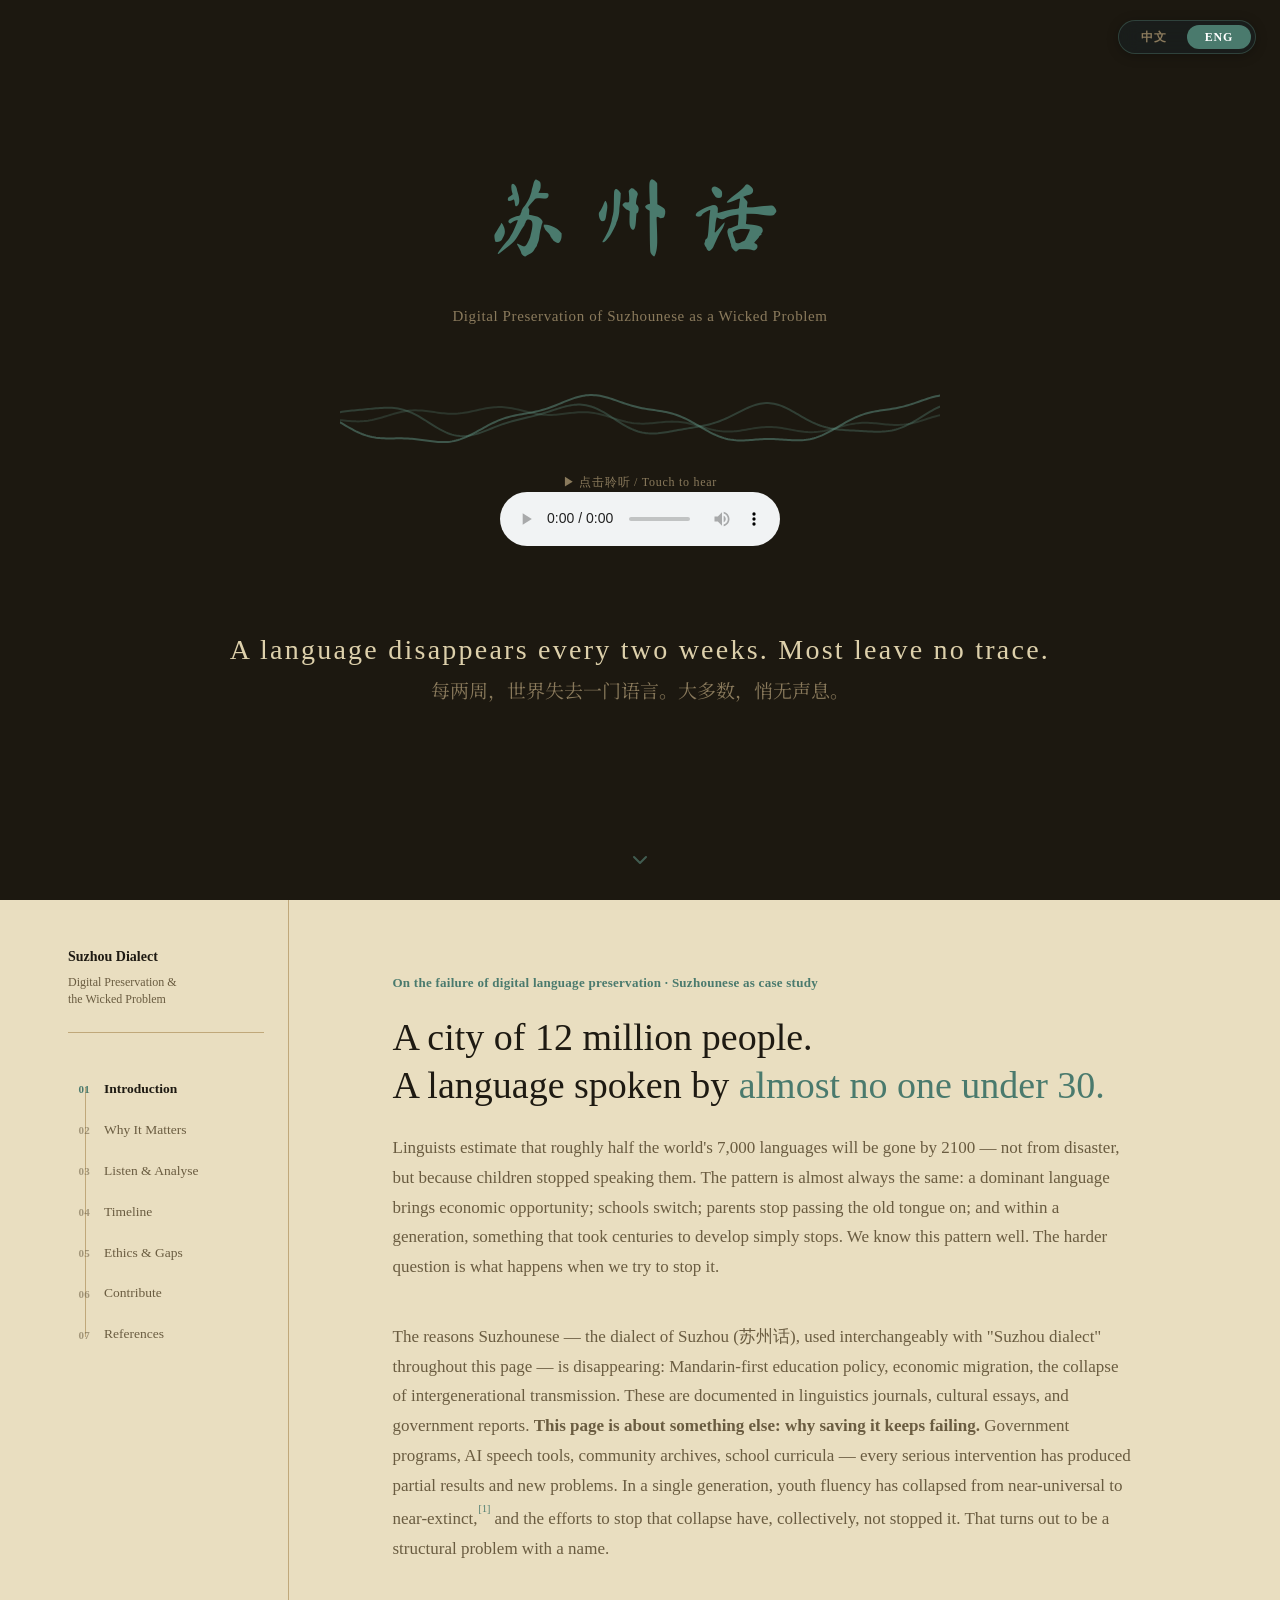
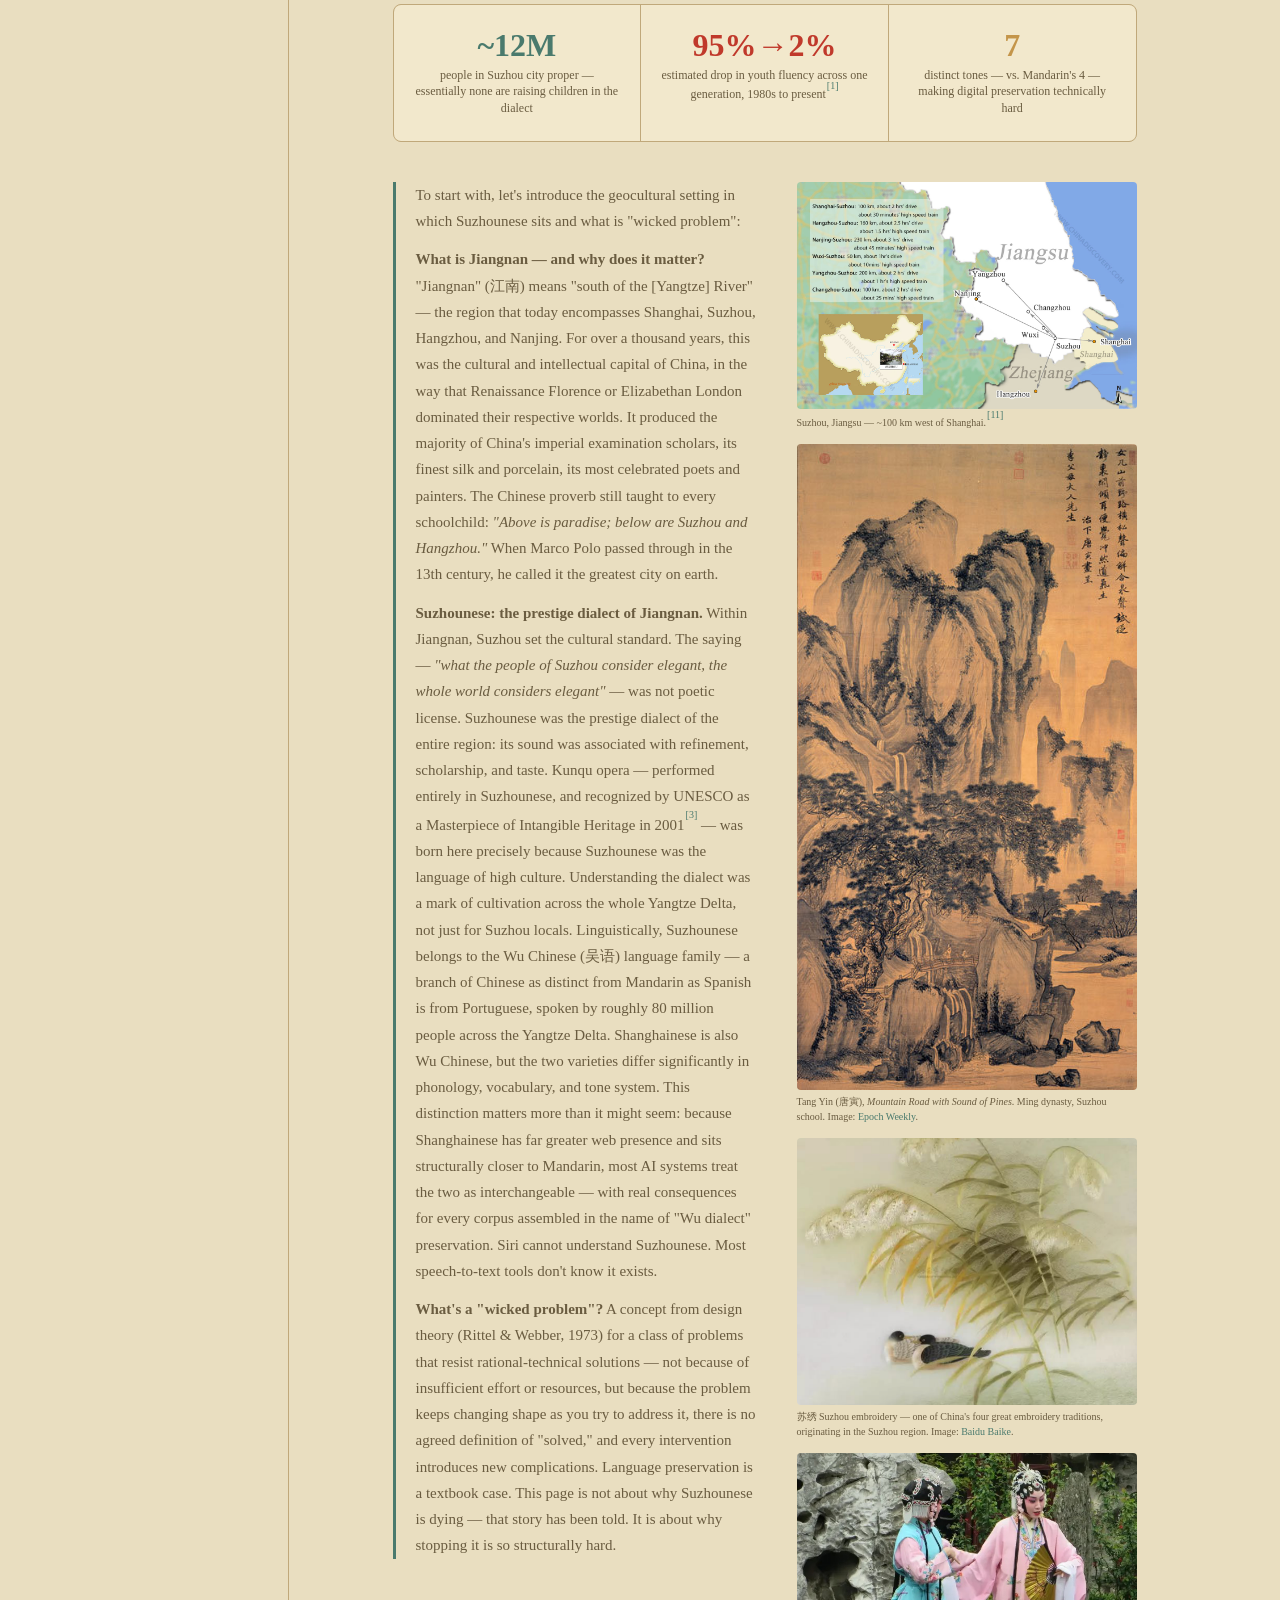
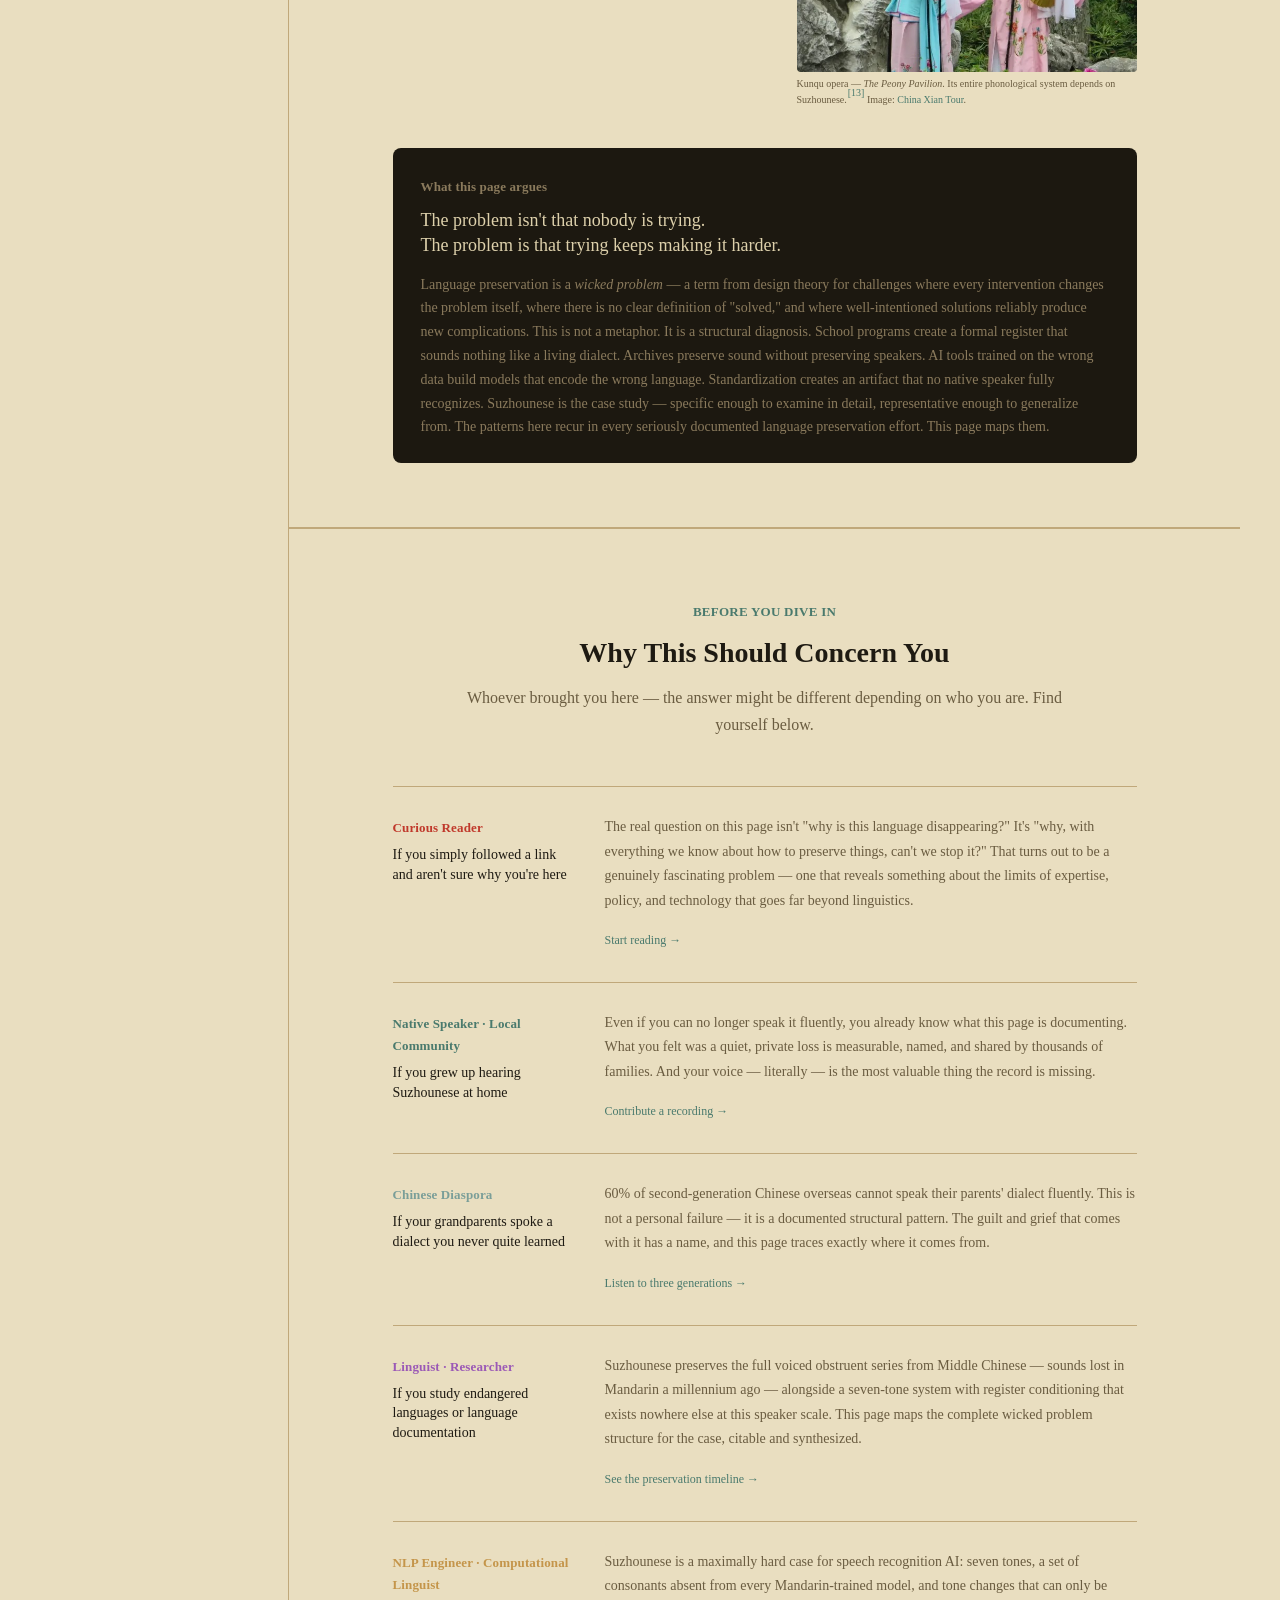
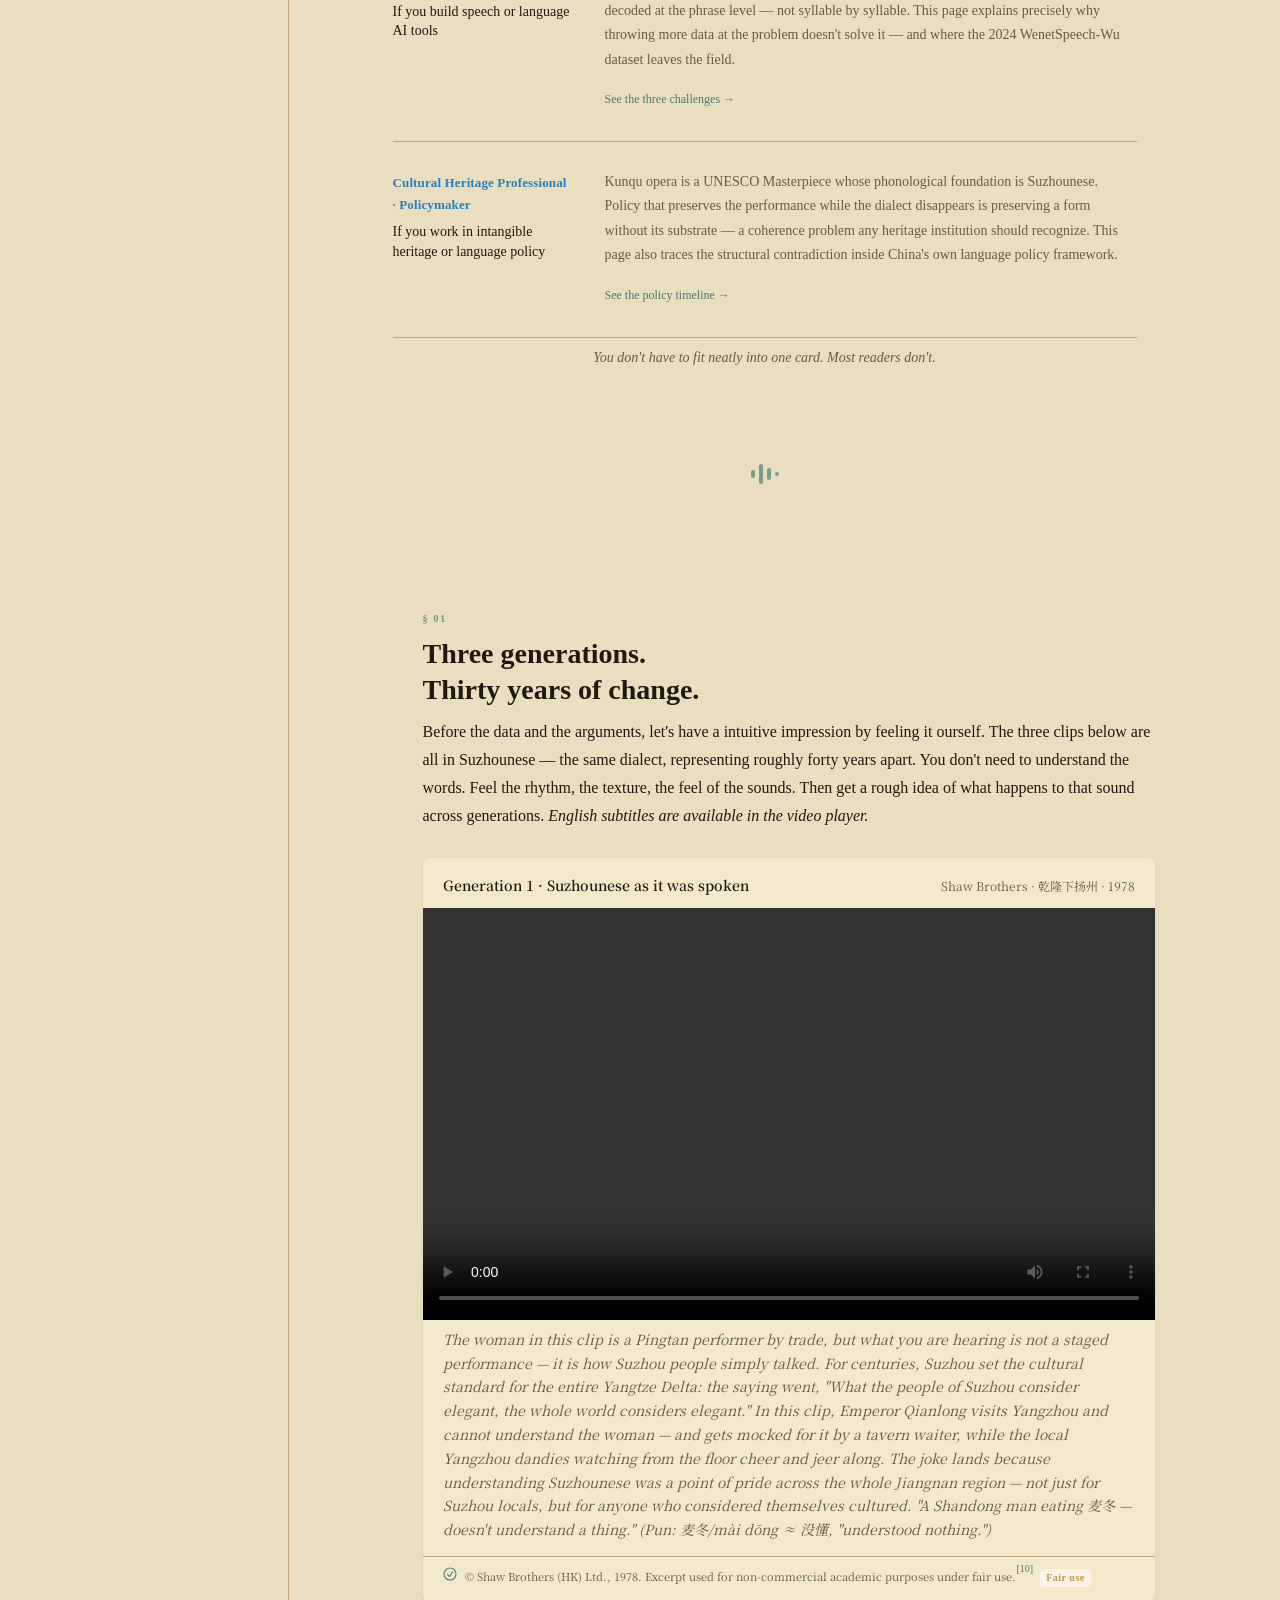
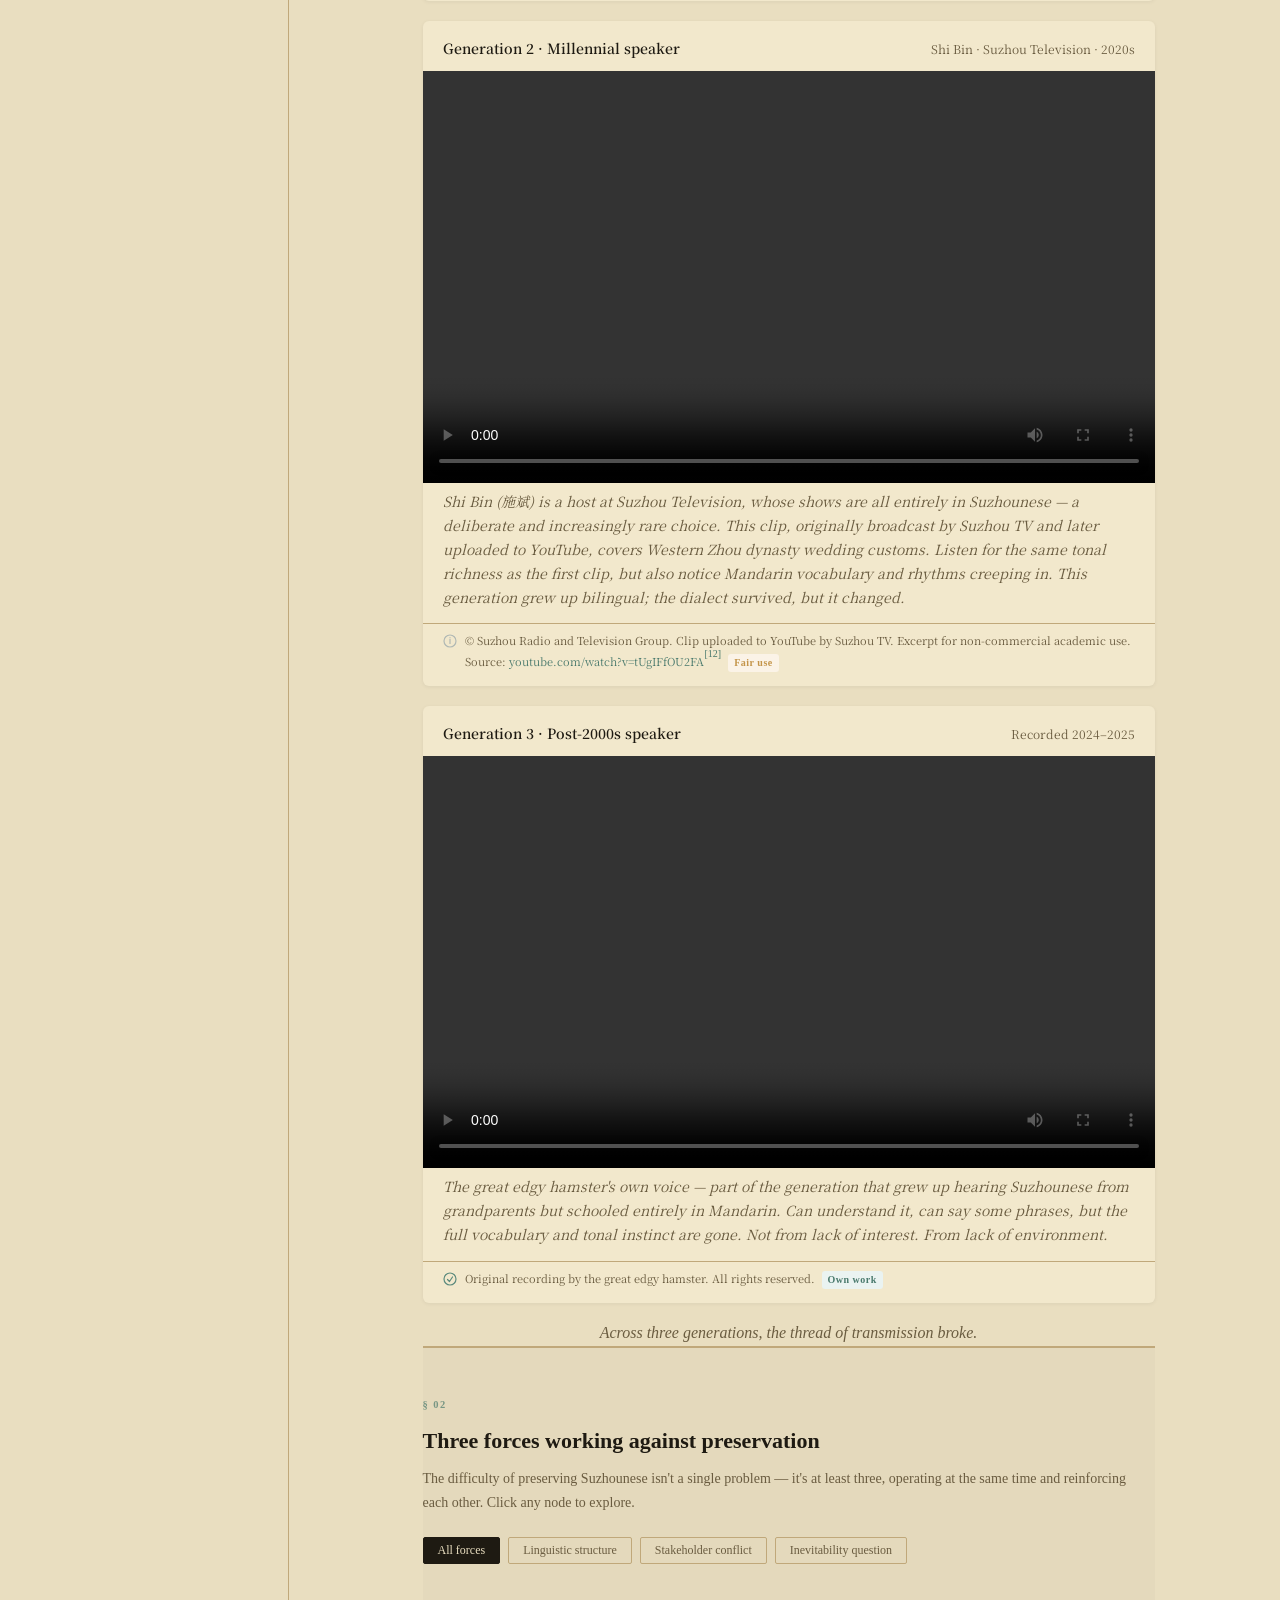
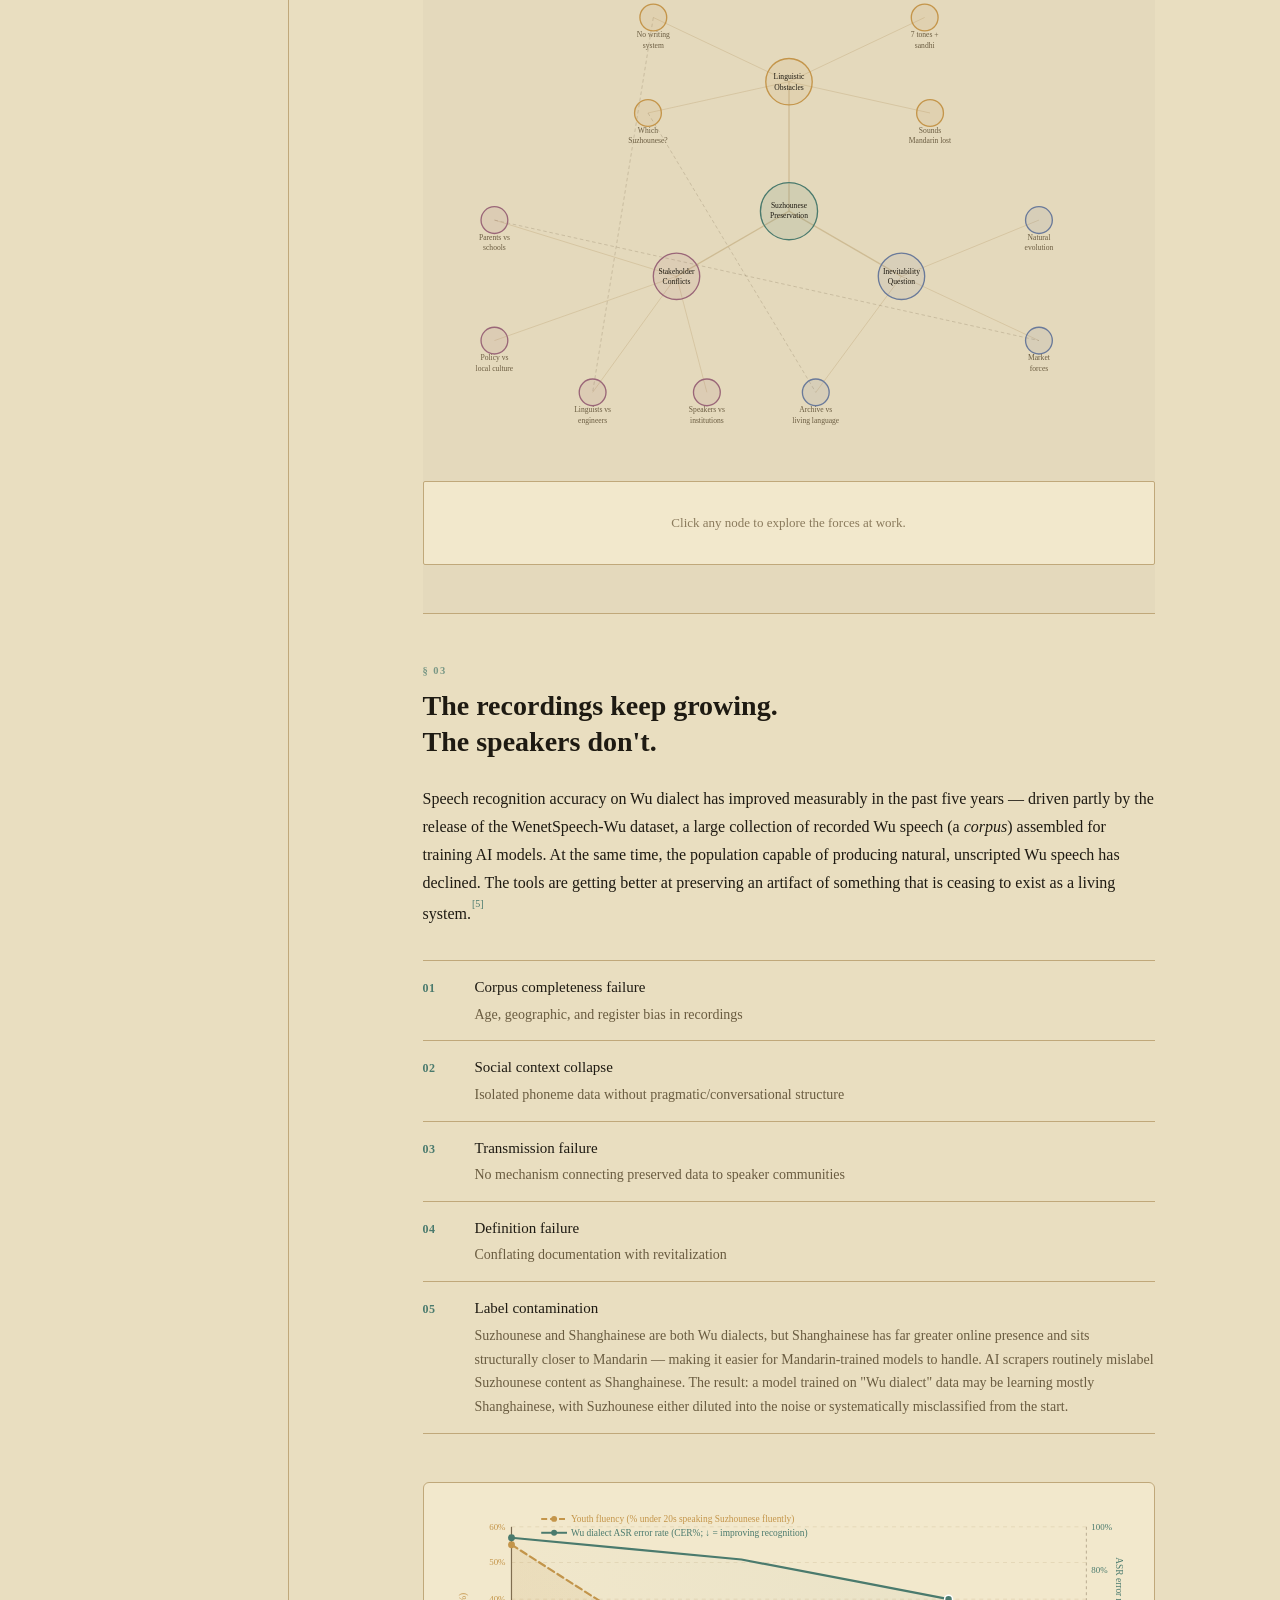
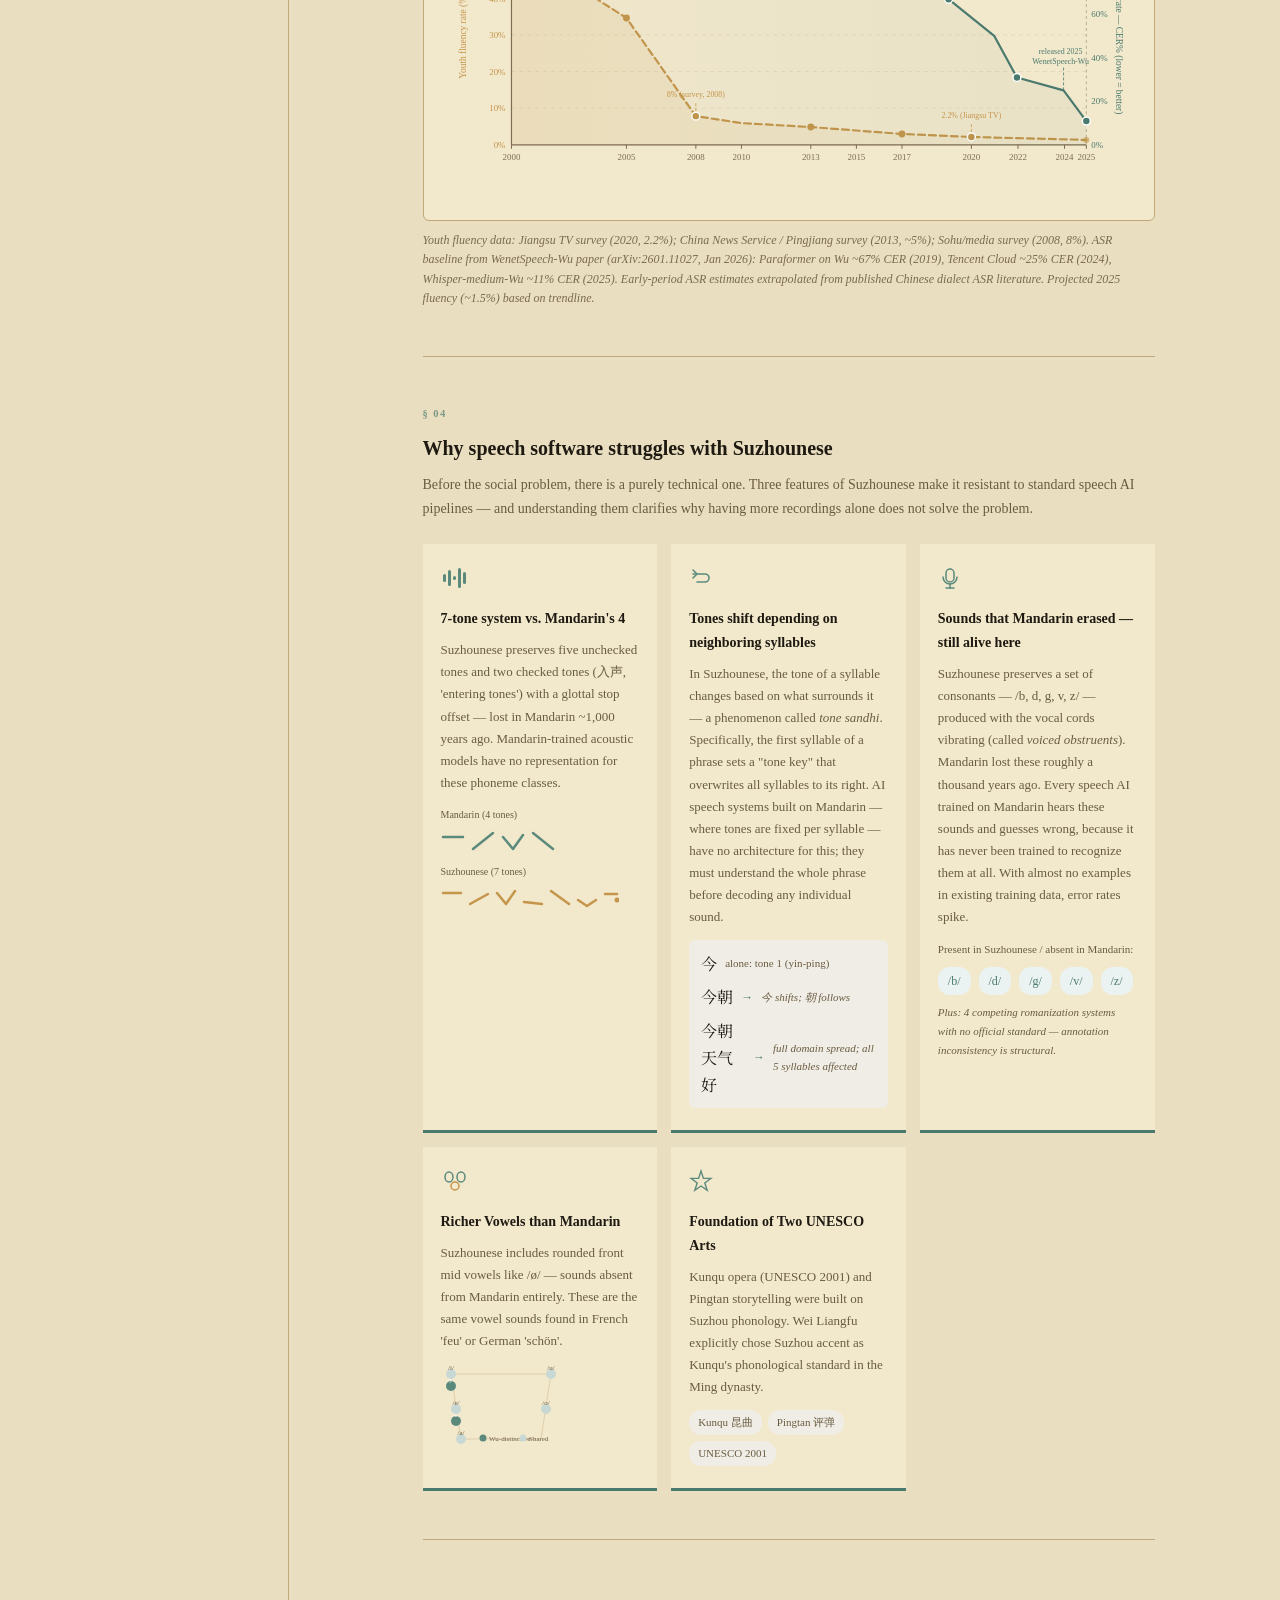
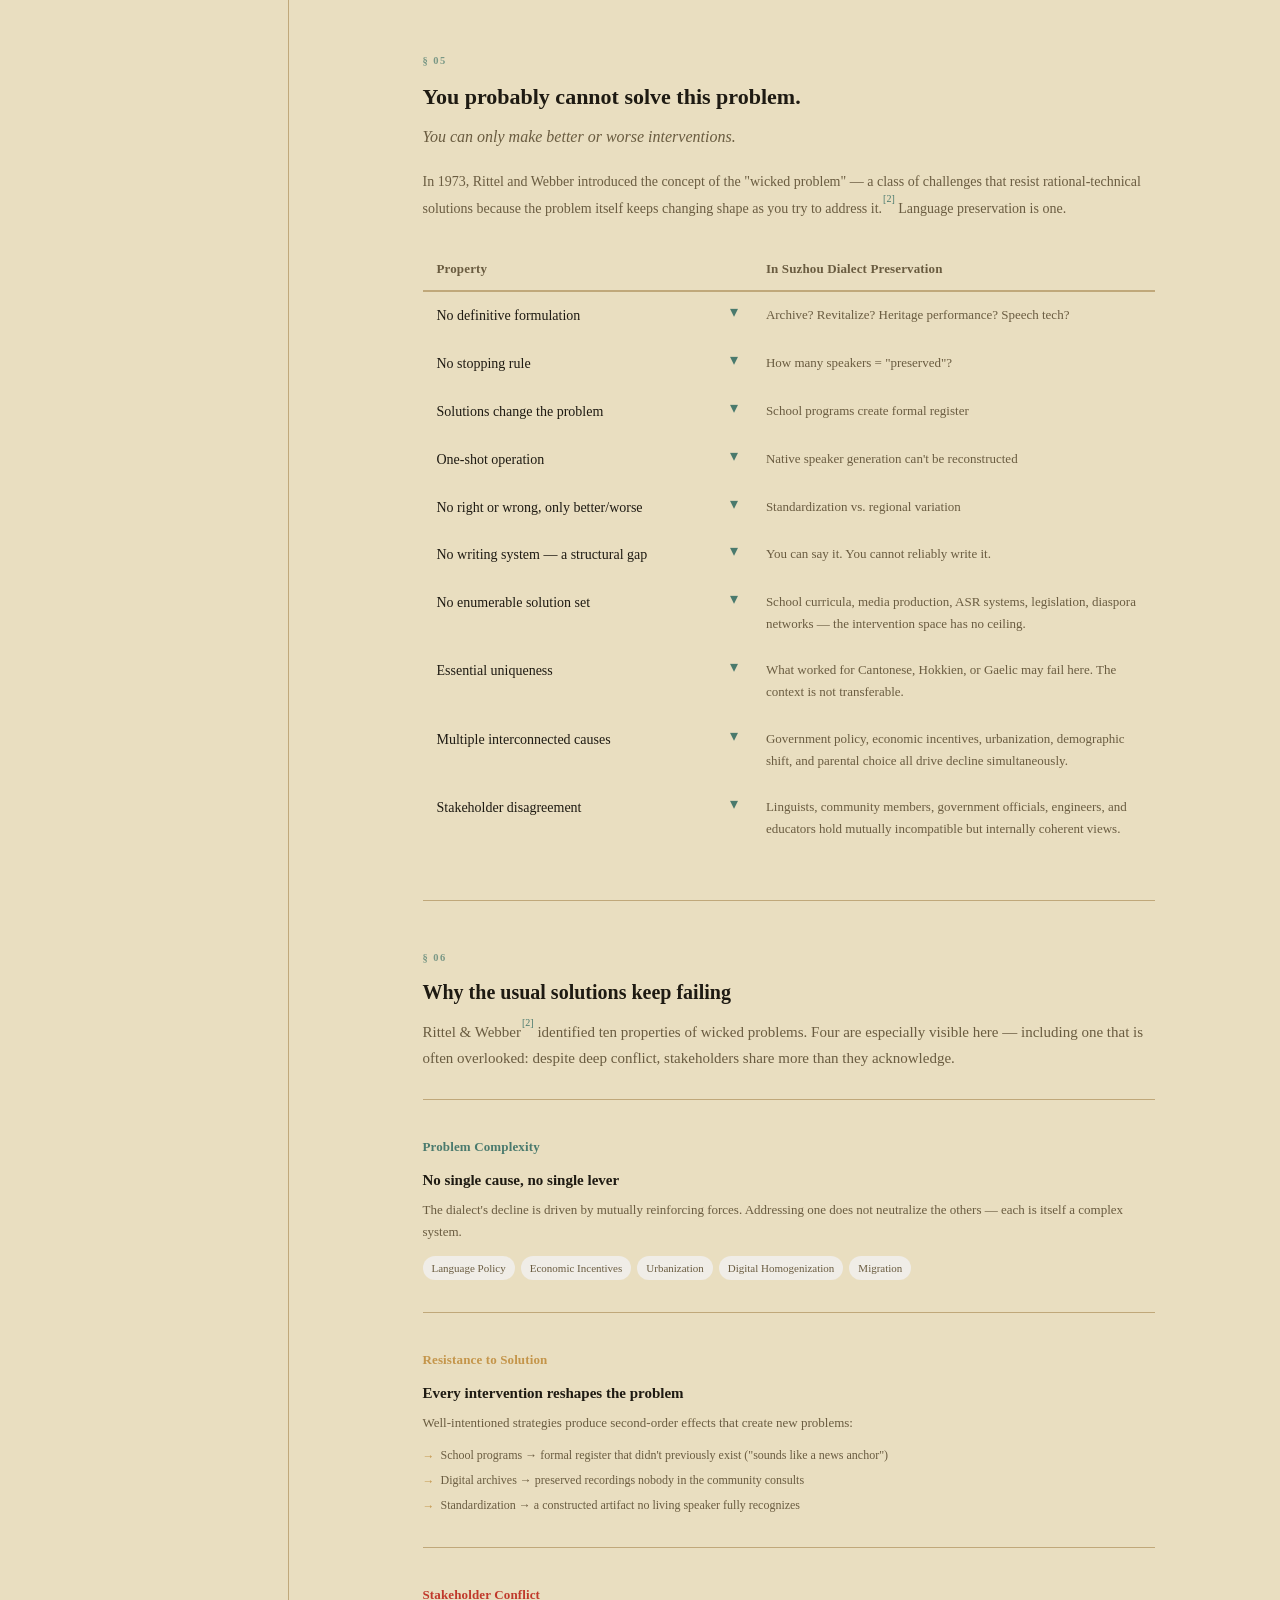
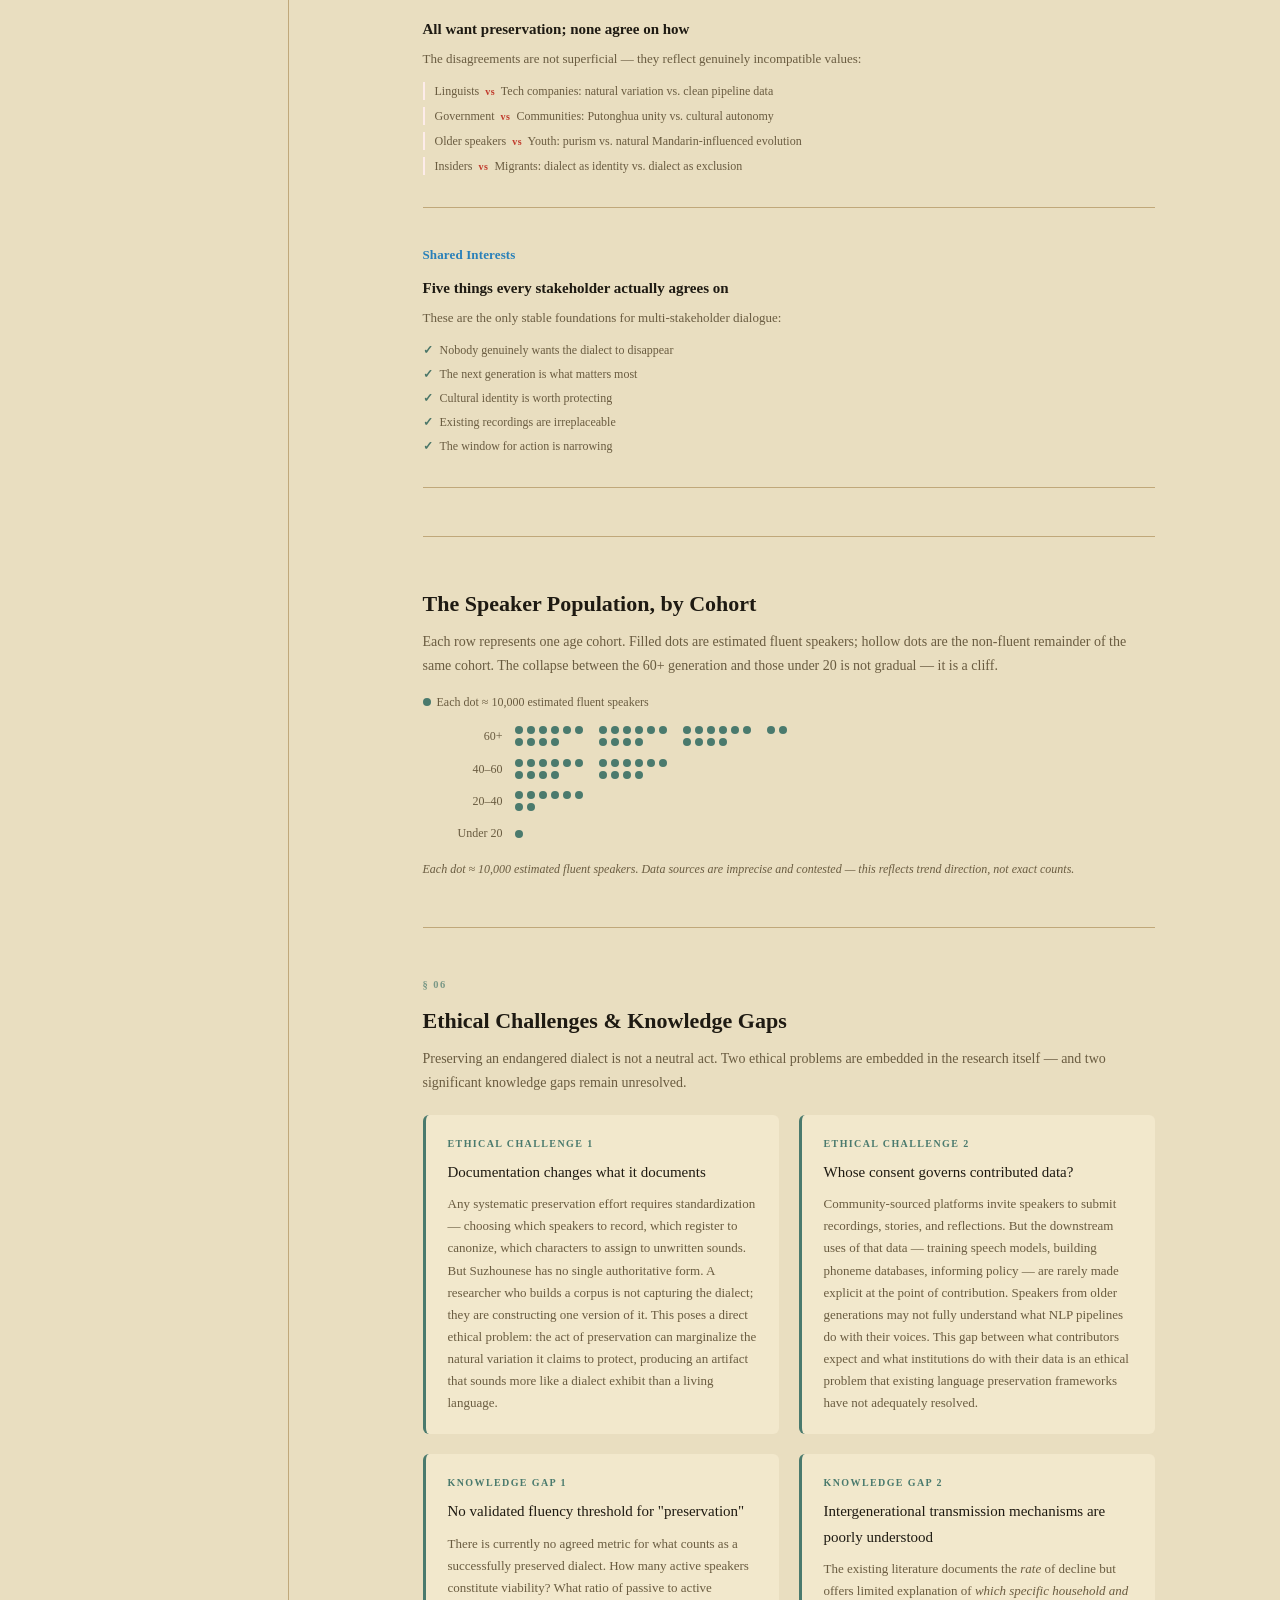
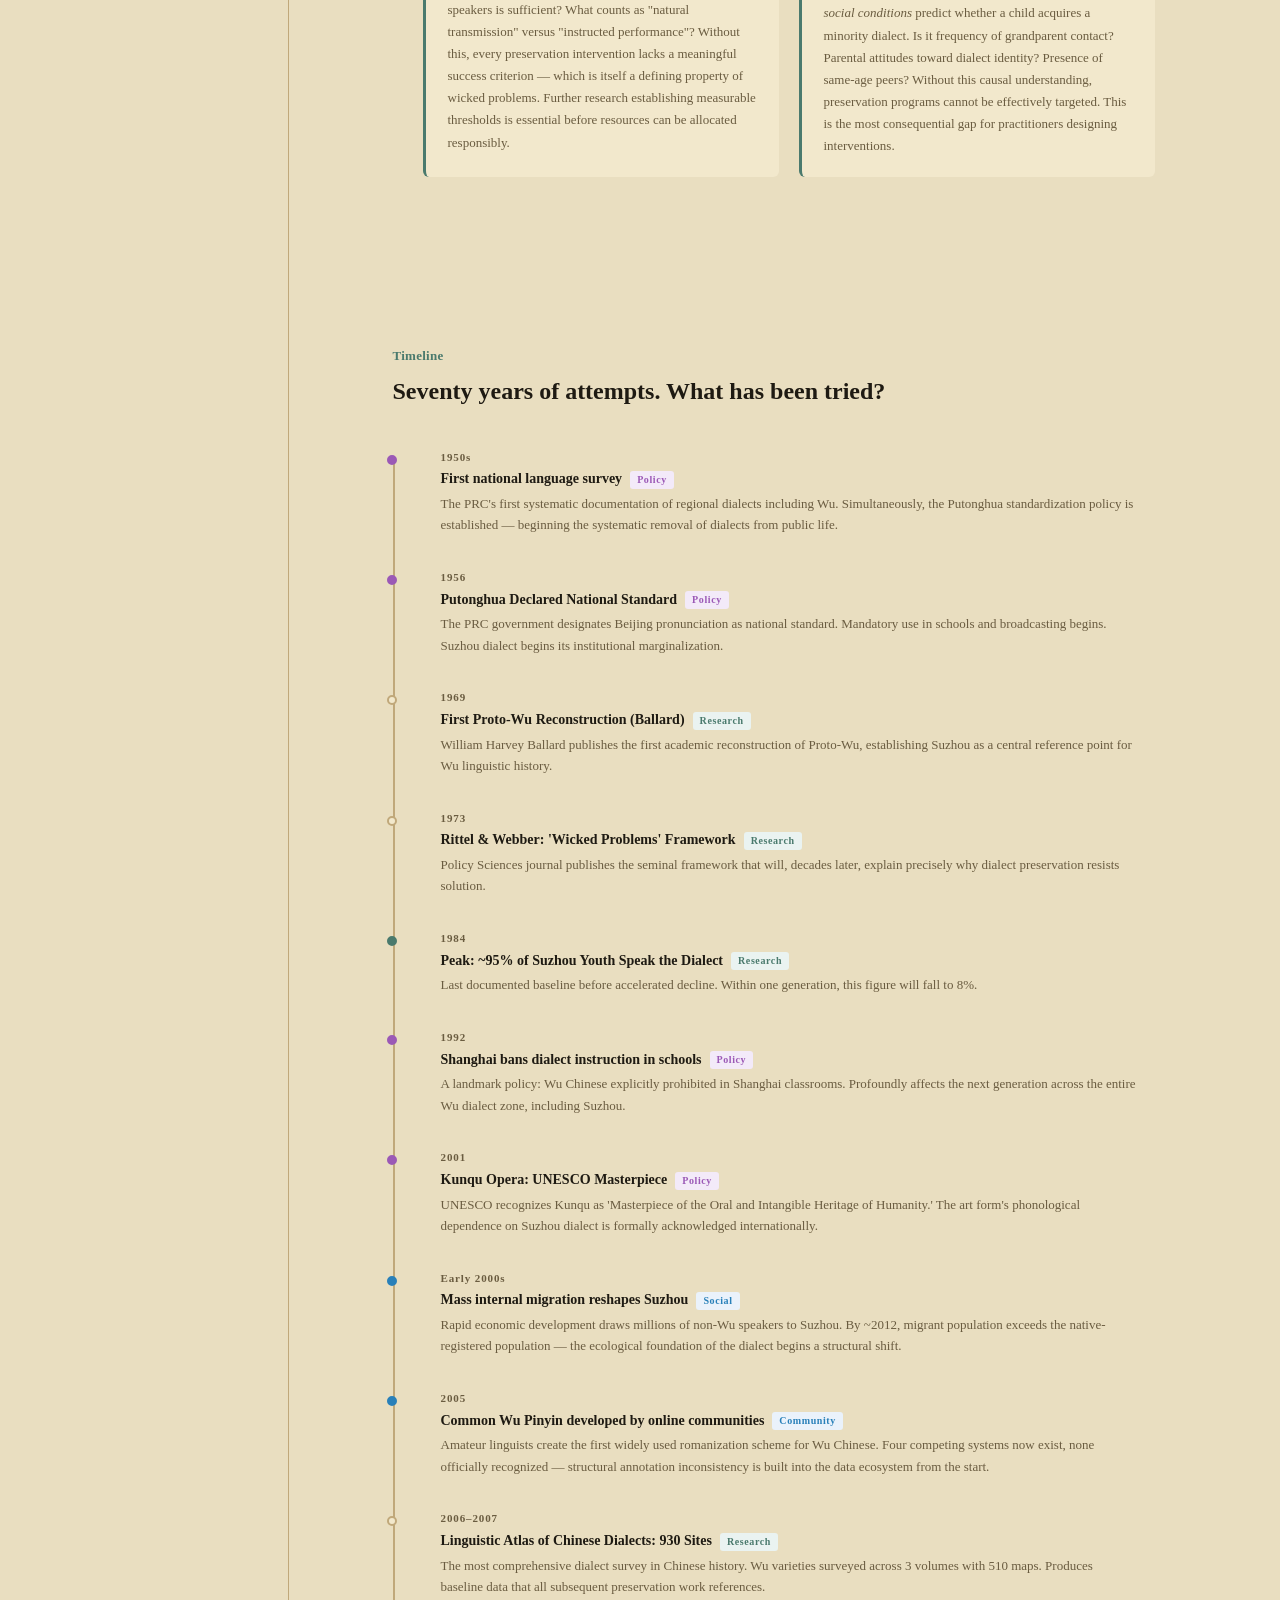
<file: index.html>
<!DOCTYPE html>
<html lang="zh">
<head>
  <meta charset="UTF-8">
  <meta name="viewport" content="width=device-width, initial-scale=1.0">
  <title>苏州话的数字保护：一个棘手的难题 / Digital Preservation of the Suzhou Dialect as a Wicked Problem</title>
  <link rel="preconnect" href="https://fonts.googleapis.com">
  <link rel="preconnect" href="https://fonts.gstatic.com" crossorigin>
  <link href="https://fonts.googleapis.com/css2?family=Noto+Serif+SC:wght@400;500;600&family=Ma+Shan+Zheng&display=swap" rel="stylesheet">
  <style>
    /* ============================================================
       RESET & BASE
    ============================================================ */
    *, *::before, *::after {
      box-sizing: border-box;
      margin: 0;
      padding: 0;
    }

    :root {
      --bg: #E9DEC0;           /* aged parchment — main page ground */
      --text-primary: #1E1A12; /* warm near-black */
      --text-secondary: #6A5C40; /* warm brown-gray */
      --accent: #4A7A6D;       /* teal, slightly deeper on the warm bg */
      --accent-light: #7A9E98;
      --track-b-bg: #E9DEC0;
      --track-a-bg: #E9DEC0;
      --dark-bg: #1C1810;      /* warm near-black for landing */
      --divider: #C0A87A;      /* visible warm tan rule */
      --warm-text: #DDD0AB;    /* muted parchment text on dark */
      --muted-label: #8A7A5C;  /* warm muted label */
      --amber: #C4954A;        /* amber stays — pops on parchment */
      --white: #F2E8CC;        /* off-white cards — same warmth as bg */
      --font-zh: "Noto Serif SC", "Source Han Serif SC", serif;
      --font-title: "Ma Shan Zheng", "Noto Serif SC", serif;
      --font-en: Georgia, "Times New Roman", serif;
    }

    /* ============================================================
       PAGE SHELL — sidebar + content grid
    ============================================================ */
    #page-shell {
      display: grid;
      grid-template-columns: 248px 1fr;
      max-width: 1200px;
      margin: 0 auto;
      align-items: start;
    }

    #page-content {
      min-width: 0;
      border-left: 1px solid var(--divider);
    }

    /* ── Sidebar ── */
    #side-nav {
      position: sticky;
      top: 0;
      height: 100vh;
      padding: 48px 24px 40px 28px;
      display: flex;
      flex-direction: column;
      overflow-y: auto;
    }

    /* inline term explanation — subtle underline on first-use spans */
    span.term-def {
      border-bottom: 1px dotted var(--accent);
      cursor: default;
    }

    /* ============================================================
       READING PROGRESS BAR
    ============================================================ */
    #rdg-progress {
      position: fixed;
      top: 0; left: 0;
      height: 2px;
      width: 0%;
      background: var(--accent);
      z-index: 9999;
      pointer-events: none;
      transition: width 0.08s linear;
    }

    /* ============================================================
       SCROLL-REVEAL ANIMATIONS
    ============================================================ */
    .sf {
      opacity: 0;
      transform: translateY(18px);
      transition: opacity 0.55s ease, transform 0.55s ease;
    }
    .sf.sf-in {
      opacity: 1;
      transform: none;
    }

    /* ============================================================
       CARD HOVER LIFTS
    ============================================================ */
    .gen-card {
      transition: box-shadow 0.2s ease, transform 0.2s ease;
    }
    .gen-card:hover {
      box-shadow: 0 6px 20px rgba(0,0,0,0.1);
      transform: translateY(-2px);
    }

    .feature-card {
      transition: box-shadow 0.2s ease, border-color 0.2s ease, transform 0.2s ease;
    }
    .feature-card:hover {
      box-shadow: 0 4px 16px rgba(0,0,0,0.07);
      transform: translateY(-2px);
    }

    .paradigm-card {
      transition: background 0.2s ease, box-shadow 0.2s ease;
    }
    .paradigm-card:hover {
      box-shadow: 0 4px 14px rgba(0,0,0,0.07);
    }

    .wsc-card {
      transition: background 0.15s ease;
    }
    .wsc-card:hover {
      background: rgba(0,0,0,0.015);
    }

    /* Wicked problem table row hover */
    .wicked-table tr.expandable {
      transition: background 0.15s;
    }
    .wicked-table tr.expandable:hover {
      background: rgba(196,149,74,0.06);
    }

    /* Timeline item hover */
    .tl-item {
      transition: background 0.15s ease;
    }
    .tl-item:hover {
      background: rgba(0,0,0,0.02);
    }

    .side-nav-title {
      font-family: var(--font-en);
      font-size: 14px;
      font-weight: 700;
      color: var(--text-primary);
      line-height: 1.3;
      margin-bottom: 8px;
    }

    .side-nav-subtitle {
      font-family: var(--font-en);
      font-size: 12px;
      font-weight: 400;
      color: var(--text-secondary);
      line-height: 1.4;
      margin-bottom: 36px;
      padding-bottom: 24px;
      border-bottom: 1px solid var(--divider);
    }

    .side-nav-list {
      list-style: none;
      padding: 0;
      margin: 0;
      display: flex;
      flex-direction: column;
      position: relative;
    }

    .side-nav-list::before {
      content: '';
      position: absolute;
      left: 17px;
      top: 18px;
      bottom: 18px;
      width: 1px;
      background: var(--divider);
    }

    .side-nav-item { position: relative; }

    .side-nav-link {
      display: flex;
      align-items: center;
      gap: 14px;
      text-decoration: none;
      padding: 9px 0;
    }

    .side-nav-num {
      font-family: var(--font-en);
      font-size: 11px;
      font-weight: 600;
      color: var(--text-secondary);
      opacity: 0.55;
      flex-shrink: 0;
      width: 22px;
      text-align: right;
      letter-spacing: 0.02em;
      position: relative;
      z-index: 1;
      transition: opacity 0.2s;
    }

    .side-nav-label {
      font-family: var(--font-en);
      font-size: 13.5px;
      font-weight: 400;
      color: var(--text-secondary);
      white-space: nowrap;
      transition: color 0.15s;
    }

    .side-nav-item.active .side-nav-num {
      color: var(--accent);
      opacity: 1;
      font-weight: 700;
    }

    .side-nav-item.active .side-nav-label {
      color: var(--text-primary);
      font-weight: 600;
    }

    .side-nav-link:hover .side-nav-num { opacity: 1; color: var(--accent); }
    .side-nav-link:hover .side-nav-label { color: var(--accent); }

    /* section step numbers in content */
    .section-num {
      font-family: var(--font-en);
      font-size: 10.5px;
      font-weight: 700;
      letter-spacing: 0.14em;
      text-transform: uppercase;
      color: var(--accent);
      opacity: 0.7;
      margin: 0 0 8px;
    }

    /* Collapse sidebar on narrow screens */
    @media (max-width: 960px) {
      #page-shell {
        grid-template-columns: 1fr;
      }
      #side-nav { display: none; }
      #page-content { border-left: none; }
    }

    html {
      font-size: 17px;
      scroll-behavior: smooth;
    }

    body {
      background-color: var(--bg);
      color: var(--text-primary);
      line-height: 1.7;
      font-family: var(--font-en);
      overflow-x: hidden;
    }

    /* ============================================================
       LANDING ZONE
    ============================================================ */
    #landing {
      min-height: 100vh;
      background-color: var(--dark-bg);
      display: flex;
      flex-direction: column;
      align-items: center;
      justify-content: center;
      position: relative;
      padding: 40px 20px 80px;
    }

    .waveform-wrapper {
      display: flex;
      flex-direction: column;
      align-items: center;
      gap: 12px;
      cursor: pointer;
    }

    #landing-canvas {
      display: block;
      border-radius: 4px;
    }

    .play-prompt {
      font-family: var(--font-en);
      font-size: 12px;
      color: var(--muted-label);
      letter-spacing: 0.06em;
      user-select: none;
      position: relative;
    }

    .pulse-ring {
      position: absolute;
      top: 50%;
      left: 50%;
      transform: translate(-50%, -50%);
      width: 0;
      height: 0;
      border-radius: 50%;
      background: transparent;
      border: 2px solid var(--accent);
      opacity: 0;
      pointer-events: none;
    }

    .waveform-wrapper.playing .pulse-ring {
      animation: pulseRing 1.2s ease-out infinite;
    }

    @keyframes pulseRing {
      0%   { width: 0; height: 0; opacity: 0.6; top: 50%; left: 50%; transform: translate(-50%, -50%); }
      100% { width: 120px; height: 120px; opacity: 0; top: 50%; left: 50%; transform: translate(-50%, -50%); }
    }

    .landing-statement {
      margin-top: 48px;
      text-align: center;
      opacity: 0;
      animation: fadeInUp 1s ease forwards;
      animation-delay: 1.5s;
    }

    .landing-subtitle {
      margin-top: 20px;
      text-align: center;
      opacity: 0;
      animation: fadeInUp 1s ease forwards;
      animation-delay: 2s;
      font-family: var(--font-en);
      font-size: 11px;
      letter-spacing: 0.12em;
      text-transform: uppercase;
      color: var(--muted-label);
    }

    .landing-subtitle span {
      margin: 0 8px;
      opacity: 0.5;
    }

    @keyframes fadeInUp {
      from { opacity: 0; transform: translateY(16px); }
      to   { opacity: 1; transform: translateY(0); }
    }

    .landing-title-zh {
      font-family: var(--font-title);
      font-size: 88px;
      color: var(--accent);
      letter-spacing: 0.18em;
      margin-bottom: 14px;
      font-weight: 400;
      opacity: 0;
      animation: fadeInUp 1s ease forwards;
    }

    .landing-title-sub {
      font-family: var(--font-en);
      font-size: 15px;
      letter-spacing: 0.04em;
      color: var(--muted-label);
      margin-bottom: 52px;
      max-width: 480px;
      text-align: center;
      line-height: 1.5;
      opacity: 0;
      animation: fadeInUp 1s ease forwards;
      animation-delay: 0.4s;
    }

    .landing-zh {
      font-family: var(--font-zh);
      font-size: 19px;
      color: var(--muted-label);
      margin-bottom: 12px;
      font-weight: 400;
    }

    .landing-en {
      font-family: var(--font-en);
      font-size: 28px;
      color: var(--warm-text);
      font-weight: 400;
      letter-spacing: -0.01em;
      letter-spacing: 0.08em;
    }

    .scroll-indicator {
      position: absolute;
      bottom: 28px;
      left: 50%;
      transform: translateX(-50%);
      animation: bounceDown 2s ease-in-out infinite;
      opacity: 0;
      animation-delay: 2.5s;
      animation-fill-mode: forwards;
    }

    @keyframes bounceDown {
      0%, 100% { transform: translateX(-50%) translateY(0); opacity: 0.6; }
      50%       { transform: translateX(-50%) translateY(6px); opacity: 1; }
    }

    .scroll-indicator svg {
      display: block;
    }

    /* ============================================================
       SPLIT TRANSITION
    ============================================================ */
    #split-transition {
      height: 80px;
      background: var(--bg);
      display: flex;
      align-items: center;
      justify-content: center;
      position: relative;
    }

    .split-labels {
      display: flex;
      width: 100%;
      max-width: 1200px;
      justify-content: space-around;
      align-items: center;
      opacity: 0;
      animation: fadeIn 0.8s ease forwards;
      animation-delay: 0.3s;
    }

    @keyframes fadeIn {
      from { opacity: 0; }
      to   { opacity: 1; }
    }

    .split-label-zh {
      font-family: var(--font-zh);
      font-size: 64px;
      color: var(--accent);
      line-height: 1;
      text-align: center;
    }

    .split-label-en {
      display: flex;
      align-items: center;
      gap: 4px;
    }

    /* ============================================================
       MAIN SPLIT LAYOUT
    ============================================================ */
    #main-content {
      display: grid;
      grid-template-columns: 1fr 1px 1fr;
      max-width: 1400px;
      margin: 0 auto;
      min-height: 100vh;
    }

    .divider-line {
      background-color: var(--divider);
      width: 1px;
      align-self: stretch;
    }

    /* ============================================================
       TRACK B — Chinese
    ============================================================ */
    #track-b {
      background-color: var(--bg);
      padding: 48px 40px;
      font-family: var(--font-zh);
    }

    .track-b-section {
      padding: 48px 0;
      border-bottom: 1px solid var(--divider);
    }

    .track-b-section:last-child {
      border-bottom: none;
    }

    .b-eyebrow {
      font-family: var(--font-zh);
      font-size: 13px;
      letter-spacing: 0.12em;
      color: var(--accent);
      margin-bottom: 24px;
    }

    .b-pull-quote {
      font-size: 22px;
      line-height: 1.9;
      color: #2C2C2C;
      border-left: 3px solid var(--accent);
      padding-left: 24px;
      font-style: normal;
      margin: 0;
    }

    /* Three Generations */
    .section-header-zh {
      font-family: var(--font-zh);
      font-size: 28px;
      color: var(--text-primary);
      text-align: center;
      margin-bottom: 32px;
      font-weight: 500;
    }

    .section-header-zh-sm {
      font-family: var(--font-zh);
      font-size: 22px;
      color: var(--text-primary);
      margin-bottom: 28px;
      font-weight: 500;
    }

    .audio-cards {
      display: flex;
      flex-direction: column;
      gap: 20px;
      margin-bottom: 16px;
    }

    /* ── Generation card (replaces audio-card) ── */
    .gen-card {
      background: var(--white);
      border-radius: 6px;
      box-shadow: 0 1px 4px rgba(0,0,0,0.06);
      overflow: hidden;
    }

    .gen-card-header {
      display: flex;
      align-items: baseline;
      justify-content: space-between;
      padding: 16px 20px 10px;
    }

    .gen-card-label {
      font-family: var(--font-zh);
      font-size: 14px;
      color: var(--text-primary);
      font-weight: 600;
    }

    .gen-card-year {
      font-family: var(--font-zh);
      font-size: 12px;
      color: var(--text-secondary);
    }

    /* Media area: video (iframe or <video>) */
    .gen-card-video-wrapper {
      position: relative;
      width: 100%;
      aspect-ratio: 16 / 9;
      background: #0D1110;
    }

    .gen-card-video-wrapper iframe,
    .gen-card-video-wrapper video {
      width: 100%;
      height: 100%;
      display: block;
      border: none;
    }

    /* Media area: audio only */
    .gen-card-audio-wrapper {
      padding: 0 20px 4px;
    }

    .gen-card-audio-wrapper audio {
      width: 100%;
      height: 36px;
      accent-color: var(--accent);
    }

    /* Waveform bars (decorative, still animate on play) */
    .waveform-bars {
      display: flex;
      align-items: flex-end;
      gap: 3px;
      height: 36px;
      padding: 0 20px;
      margin-bottom: 8px;
    }

    .waveform-bars .bar {
      width: 4px;
      border-radius: 2px 2px 0 0;
      transition: height 0.3s ease;
    }

    .waveform-bars.gen1 .bar { background-color: var(--accent); }
    .waveform-bars.gen2 .bar { background-color: #8AADA7; }
    .waveform-bars.gen3 .bar { background-color: #C8D8D5; }

    @keyframes barBounce {
      0%, 100% { transform: scaleY(1); }
      50%       { transform: scaleY(1.5); }
    }

    .waveform-bars.playing .bar {
      animation: barBounce 0.5s ease-in-out infinite;
    }

    .waveform-bars.playing .bar:nth-child(2n)   { animation-delay: 0.08s; }
    .waveform-bars.playing .bar:nth-child(3n)   { animation-delay: 0.16s; }
    .waveform-bars.playing .bar:nth-child(4n)   { animation-delay: 0.24s; }
    .waveform-bars.playing .bar:nth-child(5n)   { animation-delay: 0.04s; }

    /* Kept for backward compat but no longer used as primary control */
    .play-btn {
      display: none;
    }

    .gen-card-desc {
      font-family: var(--font-zh);
      font-size: 14px;
      color: var(--text-secondary);
      font-style: italic;
      padding: 8px 20px 10px;
      line-height: 1.7;
    }

    /* Per-card attribution */
    .gen-card-attribution {
      display: flex;
      align-items: flex-start;
      gap: 8px;
      padding: 8px 20px 14px;
      border-top: 1px solid var(--divider);
      margin-top: 4px;
    }

    .gen-card-attribution-icon {
      flex-shrink: 0;
      margin-top: 2px;
    }

    .gen-card-attribution-text {
      font-family: var(--font-zh);
      font-size: 11px;
      color: var(--text-secondary);
      line-height: 1.6;
    }

    .gen-card-attribution-text a {
      color: var(--accent);
      text-decoration: none;
    }

    .gen-card-attribution-text a:hover {
      text-decoration: underline;
    }

    .gen-card-rights-tag {
      display: inline-block;
      font-size: 10px;
      font-family: var(--font-en);
      font-weight: 600;
      letter-spacing: 0.05em;
      padding: 1px 6px;
      border-radius: 3px;
      vertical-align: middle;
      margin-left: 4px;
    }

    .gen-card-rights-tag.own    { background: #EAF3F1; color: var(--accent); }
    .gen-card-rights-tag.embed  { background: #EAF2FB; color: #2980B9; }
    .gen-card-rights-tag.fair   { background: #FBF3E7; color: var(--amber); }
    .gen-card-rights-tag.pending { background: #FDF0EE; color: #C0392B; }

    /* Section-level rights notice */
    .gen-rights-notice {
      font-family: var(--font-zh);
      font-size: 12px;
      color: var(--text-secondary);
      font-style: italic;
      border-left: 2px solid var(--divider);
      padding-left: 12px;
      margin-bottom: 24px;
      line-height: 1.7;
    }

    .gen-closing {
      text-align: center;
      font-style: italic;
      font-size: 16px;
      color: var(--text-secondary);
      font-family: var(--font-zh);
      margin-top: 16px;
    }

    /* Placeholder state while media is pending */
    .gen-card-placeholder {
      display: flex;
      flex-direction: column;
      align-items: center;
      justify-content: center;
      gap: 8px;
      padding: 28px 20px;
      background: #F5F3EE;
      border-radius: 4px;
      margin: 0 20px 12px;
    }

    .gen-card-placeholder-label {
      font-family: var(--font-zh);
      font-size: 12px;
      color: var(--text-secondary);
      font-style: italic;
    }

    /* Story cards */
    .story-cards {
      display: flex;
      flex-direction: column;
      gap: 16px;
      margin-bottom: 24px;
    }

    .story-card {
      padding: 20px 0 20px 20px;
      border-left: 2px solid var(--divider);
      background: transparent;
      border-radius: 0;
      box-shadow: none;
      margin-bottom: 0;
    }

    .story-card:not(:last-child) {
      margin-bottom: 16px;
    }

    .story-card-title {
      font-family: var(--font-zh);
      font-size: 15px;
      font-weight: 600;
      color: var(--text-primary);
      margin-bottom: 8px;
    }

    .story-card-body {
      font-family: var(--font-zh);
      font-size: 14px;
      color: var(--text-secondary);
      line-height: 1.8;
      margin-bottom: 10px;
    }

    .result-tag {
      font-family: var(--font-en);
      font-size: 11px;
      font-weight: 500;
      color: #C0392B;
      background: transparent;
      border: none;
      padding: 0;
      border-radius: 0;
    }

    .section-closing {
      font-size: 15px;
      font-style: italic;
      color: var(--text-secondary);
      font-family: var(--font-zh);
      margin-top: 8px;
    }

    /* CTAs Track B */
    .cta-section-zh {
      margin-bottom: 64px;
    }

    .cta-header-zh {
      font-family: var(--font-zh);
      font-size: 20px;
      color: var(--text-primary);
      margin-bottom: 24px;
      font-weight: 500;
    }

    .btn-primary-zh {
      display: block;
      width: 100%;
      background: var(--accent);
      color: var(--white);
      border: none;
      border-radius: 8px;
      padding: 18px 24px;
      font-family: var(--font-zh);
      font-size: 16px;
      line-height: 1.6;
      text-align: center;
      cursor: pointer;
      margin-bottom: 16px;
      transition: background 0.2s, transform 0.15s;
    }

    .btn-primary-zh:hover {
      background: #4A7668;
      transform: translateY(-1px);
    }

    .btn-secondary-zh {
      display: block;
      width: 100%;
      background: transparent;
      color: var(--accent);
      border: 2px solid var(--accent);
      border-radius: 8px;
      padding: 14px 24px;
      font-family: var(--font-zh);
      font-size: 15px;
      text-align: center;
      cursor: pointer;
      margin-bottom: 14px;
      transition: background 0.2s, color 0.2s;
    }

    .btn-secondary-zh:hover {
      background: var(--accent);
      color: var(--white);
    }

    .phrase-rotator {
      text-align: center;
      min-height: 48px;
      display: flex;
      flex-direction: column;
      align-items: center;
      margin-bottom: 20px;
    }

    .phrase-main {
      font-family: var(--font-zh);
      font-size: 18px;
      color: var(--accent);
      font-weight: 500;
      transition: opacity 0.5s ease;
    }

    .phrase-gloss {
      font-family: var(--font-zh);
      font-size: 13px;
      color: var(--text-secondary);
      transition: opacity 0.5s ease;
    }

    .phrase-main.fade, .phrase-gloss.fade {
      opacity: 0;
    }

    .btn-text-zh {
      background: none;
      border: none;
      color: var(--accent);
      font-family: var(--font-zh);
      font-size: 15px;
      cursor: pointer;
      display: flex;
      align-items: center;
      gap: 6px;
      padding: 0;
      margin-top: 8px;
      text-decoration: none;
    }

    .btn-text-zh:hover {
      text-decoration: underline;
    }

    .wechat-dot {
      color: #07C160;
      font-size: 10px;
    }

    /* ============================================================
       TRACK A — English
    ============================================================ */
    #track-a {
      background-color: var(--bg);
      padding: 48px 40px;
      font-family: var(--font-en);
    }

    .a-eyebrow {
      font-family: var(--font-en);
      font-size: 13px;
      letter-spacing: 0.02em;
      color: var(--accent);
      margin-bottom: 20px;
    }

    .a-header-lg {
      font-family: var(--font-en);
      font-size: 28px;
      font-weight: 600;
      color: var(--text-primary);
      line-height: 1.3;
      margin-bottom: 24px;
    }

    .a-body {
      font-family: var(--font-en);
      font-size: 16px;
      line-height: 1.75;
      color: var(--text-primary);
      margin-bottom: 32px;
    }

    .failure-list {
      list-style: none;
      margin-bottom: 48px;
    }

    .failure-item {
      display: grid;
      grid-template-columns: 36px 1fr;
      gap: 0 16px;
      padding: 14px 0;
      border-bottom: 1px solid var(--divider);
    }

    .failure-item:first-child {
      border-top: 1px solid var(--divider);
    }

    .failure-num {
      font-family: var(--font-en);
      font-size: 12px;
      font-weight: 600;
      color: var(--accent);
      padding-top: 3px;
      letter-spacing: 0.05em;
    }

    .failure-title {
      font-family: var(--font-en);
      font-size: 15px;
      font-weight: 500;
      color: var(--text-primary);
      margin-bottom: 2px;
    }

    .failure-desc {
      font-family: var(--font-en);
      font-size: 14px;
      color: var(--text-secondary);
    }

    /* Wicked Problem section */
    .a-section {
      padding: 48px 0;
      border-bottom: 1px solid var(--divider);
    }

    .a-section:last-child {
      border-bottom: none;
    }

    .a-header-md {
      font-family: var(--font-en);
      font-size: 22px;
      font-weight: 600;
      color: var(--text-primary);
      margin-bottom: 8px;
    }

    .a-subheader {
      font-family: var(--font-en);
      font-size: 16px;
      font-style: italic;
      color: var(--text-secondary);
      margin-bottom: 20px;
    }

    .a-body-sm {
      font-family: var(--font-en);
      font-size: 14px;
      line-height: 1.7;
      color: var(--text-secondary);
      margin-bottom: 28px;
    }

    /* Expandable table */
    .wicked-table {
      width: 100%;
      border-collapse: collapse;
      font-family: var(--font-en);
    }

    .wicked-table thead th {
      font-size: 13px;
      font-weight: 600;
      letter-spacing: 0.01em;
      color: var(--text-secondary);
      padding: 10px 14px;
      border-bottom: 2px solid var(--divider);
      text-align: left;
    }

    .wicked-table .expandable {
      cursor: pointer;
      transition: background 0.15s;
    }

    .wicked-table .expandable:nth-child(odd) {
      background: var(--bg);
    }

    .wicked-table .expandable:nth-child(even) {
      background: #EDEAE4;
    }

    .wicked-table .expandable:hover {
      background: #E4E0D8;
    }

    .wicked-table .expandable td {
      padding: 12px 14px;
      font-size: 14px;
      vertical-align: top;
    }

    .wicked-table .expandable td:first-child {
      font-weight: 500;
      color: var(--text-primary);
      width: 45%;
    }

    .wicked-table .expandable td:last-child {
      color: var(--text-secondary);
      font-size: 13px;
    }

    .expand-icon {
      float: right;
      color: var(--accent);
      font-size: 16px;
      transition: transform 0.2s;
      line-height: 1;
    }

    .expandable.open .expand-icon {
      transform: rotate(180deg);
    }

    .detail-row {
      display: none;
    }

    .detail-row.visible {
      display: table-row;
    }

    .detail-row td {
      padding: 12px 14px 16px 28px !important;
      font-size: 13px !important;
      color: var(--text-secondary) !important;
      font-style: italic;
      background: #EDEAE4 !important;
      border-left: 3px solid var(--accent);
    }

    /* Dot visualization */
    .a-header-sm {
      font-family: var(--font-en);
      font-size: 18px;
      font-weight: 600;
      color: var(--text-primary);
      margin-bottom: 20px;
    }

    .cohort-viz {
      margin-bottom: 16px;
    }

    .cohort-row {
      display: flex;
      align-items: center;
      margin-bottom: 12px;
      gap: 12px;
    }

    .cohort-label {
      font-family: var(--font-en);
      font-size: 12px;
      color: var(--text-secondary);
      width: 80px;
      flex-shrink: 0;
      text-align: right;
    }

    .dot-groups {
      display: flex;
      gap: 8px;
      flex-wrap: wrap;
    }

    .dot-group {
      display: flex;
      gap: 4px;
      flex-wrap: wrap;
      width: 76px;
    }

    .dot {
      width: 8px;
      height: 8px;
      border-radius: 50%;
    }

    .dot.filled-teal    { background: var(--accent); }
    .dot.filled-mid     { background: #8AADA7; }
    .dot.filled-light   { background: #B8CEC8; }
    .dot.filled-faint   { background: #9DBFB8; }
    .dot.empty          { background: #E4EAF0; border: 1px solid #CDD6DF; }

    .cohort-legend {
      display: flex;
      gap: 20px;
      margin-bottom: 14px;
    }

    .legend-item {
      display: flex;
      align-items: center;
      gap: 6px;
      font-family: var(--font-en);
      font-size: 12px;
      color: var(--text-secondary);
    }

    .legend-dot {
      width: 8px;
      height: 8px;
      border-radius: 50%;
      flex-shrink: 0;
    }

    .legend-dot-fluent { background: var(--accent); }
    .legend-dot-empty  { background: #E4EAF0; border: 1px solid #CDD6DF; }

    .ethics-grid {
      display: grid;
      grid-template-columns: 1fr 1fr;
      gap: 20px;
      margin-top: 20px;
    }

    .ethics-card {
      background: var(--white);
      border-radius: 6px;
      padding: 20px 22px;
      border-left: 3px solid var(--accent);
    }

    .ethics-card-label {
      font-family: var(--font-en);
      font-size: 10px;
      font-weight: 600;
      letter-spacing: 0.14em;
      text-transform: uppercase;
      color: var(--accent);
      margin-bottom: 8px;
    }

    .ethics-card-title {
      font-family: var(--font-en);
      font-size: 15px;
      font-weight: 500;
      color: var(--text-primary);
      margin-bottom: 8px;
    }

    .ethics-card-body {
      font-family: var(--font-en);
      font-size: 13px;
      color: var(--text-secondary);
      line-height: 1.7;
    }

    @media (max-width: 640px) {
      .ethics-grid { grid-template-columns: 1fr; }
    }

    .viz-caption {
      font-family: var(--font-en);
      font-size: 12px;
      font-style: italic;
      color: var(--text-secondary);
      line-height: 1.6;
      margin-top: 12px;
    }

    /* CTAs Track A */
    .btn-primary-en {
      display: inline-block;
      background: var(--accent);
      color: var(--white);
      border: none;
      border-radius: 6px;
      padding: 13px 28px;
      font-family: var(--font-en);
      font-size: 15px;
      font-weight: 500;
      cursor: pointer;
      margin-bottom: 12px;
      transition: background 0.2s, transform 0.15s;
      text-decoration: none;
    }

    .btn-primary-en:hover {
      background: #4A7668;
      transform: translateY(-1px);
    }

    .btn-secondary-en {
      display: inline-block;
      background: transparent;
      color: var(--accent);
      border: 2px solid var(--accent);
      border-radius: 6px;
      padding: 11px 24px;
      font-family: var(--font-en);
      font-size: 14px;
      font-weight: 500;
      cursor: pointer;
      margin-bottom: 8px;
      transition: background 0.2s, color 0.2s;
      text-decoration: none;
    }

    .btn-secondary-en:hover {
      background: var(--accent);
      color: var(--white);
    }

    .btn-desc {
      font-size: 13px;
      color: var(--text-secondary);
      margin-bottom: 16px;
    }

    .btn-text-en {
      background: none;
      border: none;
      color: var(--accent);
      font-family: var(--font-en);
      font-size: 14px;
      cursor: pointer;
      padding: 0;
      text-decoration: none;
      display: block;
      margin-bottom: 20px;
    }

    .btn-text-en:hover {
      text-decoration: underline;
    }

    .email-form {
      display: flex;
      gap: 8px;
      margin-bottom: 6px;
      flex-wrap: wrap;
    }

    .email-input {
      flex: 1;
      min-width: 180px;
      padding: 10px 14px;
      border: 1px solid var(--divider);
      border-radius: 6px;
      font-family: var(--font-en);
      font-size: 14px;
      background: var(--white);
      color: var(--text-primary);
      outline: none;
      transition: border-color 0.2s;
    }

    .email-input:focus {
      border-color: var(--accent);
    }

    .email-submit {
      padding: 10px 18px;
      background: var(--accent);
      color: var(--white);
      border: none;
      border-radius: 6px;
      font-family: var(--font-en);
      font-size: 14px;
      font-weight: 500;
      cursor: pointer;
      white-space: nowrap;
      transition: background 0.2s;
    }

    .email-submit:hover {
      background: #4A7668;
    }

    .email-caption {
      font-size: 12px;
      color: var(--text-secondary);
      font-style: italic;
    }

    .cta-header-en {
      font-family: var(--font-en);
      font-size: 20px;
      font-weight: 600;
      color: var(--text-primary);
      margin-bottom: 24px;
    }

    /* ============================================================
       CLOSING SHARED ZONE
    ============================================================ */
    #closing {
      background-color: var(--dark-bg);
      padding: 36px 40px 32px;
      border-top: 2px solid var(--accent);
      text-align: center;
    }

    .landing-audio {
      width: 280px;
      max-width: 90vw;
      accent-color: var(--accent);
      margin-bottom: 32px;
      opacity: 0;
      animation: fadeInUp 1s ease forwards;
      animation-delay: 0.8s;
    }

    .closing-audio {
      width: 280px;
      max-width: 90vw;
      accent-color: var(--accent);
      margin: 12px auto 24px;
      display: block;
    }

    .closing-dialect-quote {
      font-family: var(--font-zh);
      font-size: 18px;
      color: var(--warm-text);
      line-height: 1.9;
      font-weight: 400;
      margin: 0 0 6px;
    }

    .closing-translation {
      font-family: var(--font-en);
      font-size: 12px;
      color: var(--muted-label);
      font-style: italic;
      margin-bottom: 10px;
    }

    .closing-fact {
      font-family: var(--font-en);
      font-size: 12px;
      color: var(--muted-label);
      line-height: 1.7;
      margin-bottom: 24px;
    }

    .closing-fact strong {
      color: var(--amber);
      font-weight: 600;
    }

    .closing-credits {
      border-top: 1px solid #2C3330;
      padding-top: 20px;
    }

    .credits-main {
      font-family: var(--font-en);
      font-size: 12px;
      color: var(--muted-label);
      margin-bottom: 10px;
    }

    .credits-links {
      display: flex;
      gap: 24px;
      justify-content: center;
    }

    .credits-links a {
      font-family: var(--font-en);
      font-size: 12px;
      color: var(--accent);
      text-decoration: none;
      border-bottom: 1px solid transparent;
      transition: border-color 0.2s;
    }

    .credits-links a:hover {
      border-color: var(--accent);
    }

    /* ============================================================
       MOBILE NAV
    ============================================================ */
    #mobile-nav {
      display: none;
      position: fixed;
      bottom: 0;
      left: 0;
      right: 0;
      height: 48px;
      background: var(--dark-bg);
      z-index: 100;
      align-items: center;
      justify-content: center;
      gap: 16px;
    }

    .nav-dot {
      width: 10px;
      height: 10px;
      border-radius: 50%;
      background: #3A4440;
      cursor: pointer;
      transition: background 0.2s;
      border: none;
      padding: 0;
    }

    .nav-dot.active {
      background: var(--accent);
    }

    .nav-dot-label {
      font-family: var(--font-en);
      font-size: 11px;
      color: var(--muted-label);
      cursor: pointer;
    }

    /* ============================================================
       RESPONSIVE — Mobile
    ============================================================ */
    @media (max-width: 900px) {
      #main-content {
        grid-template-columns: 1fr;
      }

      .divider-line {
        display: none;
      }

      #track-a {
        border-top: 32px solid var(--accent);
      }

      #track-b {
        padding: 32px 20px;
      }

      #track-a {
        padding: 32px 20px 32px;
      }

      #mobile-nav {
        display: flex;
      }

      body {
        padding-bottom: 48px;
      }

.split-label-zh {
        font-size: 48px;
      }

      .landing-en {
        font-size: 20px;
      }
      .landing-zh {
        font-size: 15px;
      }

      #landing-canvas {
        width: 90vw !important;
        max-width: 500px;
      }
    }

    @media (max-width: 600px) {
      .email-form {
        flex-direction: column;
      }

      .email-input {
        width: 100%;
      }

      .cohort-label {
        width: 60px;
        font-size: 11px;
      }
    }

    /* ============================================================
       LINGUISTIC PORTRAIT
    ============================================================ */
    .portrait-section {
      margin-bottom: 64px;
    }

    .feature-cards {
      display: grid;
      grid-template-columns: repeat(3, 1fr);
      gap: 14px;
      margin-top: 24px;
    }

    @media (max-width: 700px) {
      .feature-cards { grid-template-columns: 1fr; }
    }

    .feature-card {
      background: var(--white);
      border-radius: 0;
      padding: 22px 18px;
      box-shadow: none;
      border-bottom: 3px solid var(--accent);
    }

    .feature-icon {
      font-size: 28px;
      margin-bottom: 12px;
      line-height: 1;
    }

    .feature-title {
      font-size: 14px;
      font-weight: 600;
      color: var(--text-primary);
      margin-bottom: 8px;
      font-family: var(--font-en);
    }

    .feature-title-zh {
      font-size: 14px;
      font-weight: 600;
      color: var(--text-primary);
      margin-bottom: 8px;
      font-family: var(--font-zh);
    }

    .feature-body {
      font-size: 13px;
      color: var(--text-secondary);
      line-height: 1.7;
      font-family: var(--font-en);
      margin-bottom: 12px;
    }

    .feature-body-zh {
      font-size: 13px;
      color: var(--text-secondary);
      line-height: 1.85;
      font-family: var(--font-zh);
      margin-bottom: 12px;
    }

    /* Tone contour mini-diagram */
    .tone-grid {
      display: grid;
      grid-template-columns: repeat(4, 1fr);
      gap: 4px;
      margin-top: 8px;
    }

    .tone-grid-7 {
      grid-template-columns: repeat(4, 1fr);
    }

    .tone-cell {
      text-align: center;
    }

    .tone-cell svg {
      display: block;
      margin: 0 auto 2px;
    }

    .tone-char {
      font-size: 10px;
      color: var(--text-secondary);
      font-family: var(--font-zh);
    }

    /* Sandhi demo */
    .sandhi-demo {
      background: #F0EDE7;
      border-radius: 6px;
      padding: 10px 12px;
      margin-top: 8px;
    }

    .sandhi-row {
      display: flex;
      align-items: center;
      gap: 8px;
      font-size: 13px;
      margin-bottom: 6px;
    }

    .sandhi-row:last-child { margin-bottom: 0; }

    .sandhi-syl {
      font-family: var(--font-zh);
      font-size: 16px;
      color: var(--text-primary);
    }

    .sandhi-arrow {
      color: var(--accent);
      font-size: 12px;
      flex-shrink: 0;
    }

    .sandhi-result {
      font-size: 11px;
      color: var(--text-secondary);
      font-family: var(--font-en);
      font-style: italic;
    }

    .voiced-compare {
      display: flex;
      gap: 8px;
      margin-top: 8px;
      flex-wrap: wrap;
    }

    .voiced-pill {
      padding: 4px 10px;
      border-radius: 12px;
      font-size: 12px;
      font-family: var(--font-en);
    }

    .voiced-pill.has { background: #EAF3F1; color: var(--accent); }
    .voiced-pill.not { background: #F5F5F5; color: #999; text-decoration: line-through; }

    /* ============================================================
       PRESERVATION TIMELINE
    ============================================================ */
    #timeline {
      padding: 72px 0 64px;
      background: var(--bg);
      overflow: hidden;
    }

    .timeline-inner {
      /* max-width/padding set by unified container rule */
    }

    .timeline-heading {
      font-family: var(--font-en);
      font-size: 13px;
      font-weight: 700;
      letter-spacing: 0.02em;
      color: var(--accent);
      margin-bottom: 8px;
    }

    .timeline-heading-zh {
      font-family: var(--font-zh);
      font-size: 12px;
      letter-spacing: 0.1em;
      color: var(--accent);
      margin-bottom: 8px;
    }

    .timeline-title-en {
      font-family: var(--font-en);
      font-size: 24px;
      font-weight: 600;
      color: var(--text-primary);
      margin-bottom: 40px;
      line-height: 1.35;
    }

    .timeline-title-zh {
      font-family: var(--font-zh);
      font-size: 22px;
      font-weight: 500;
      color: var(--text-primary);
      margin-bottom: 40px;
      line-height: 1.6;
    }

    .tl-track {
      position: relative;
      padding-left: 28px;
    }

    .tl-track::before {
      content: "";
      position: absolute;
      left: 0;
      top: 8px;
      bottom: 0;
      width: 2px;
      background: var(--divider);
    }

    .tl-item {
      position: relative;
      margin-bottom: 32px;
      padding-left: 20px;
    }

    .tl-item::before {
      content: "";
      position: absolute;
      left: -34px;
      top: 7px;
      width: 10px;
      height: 10px;
      border-radius: 50%;
      background: var(--white);
      border: 2px solid var(--divider);
    }

    .tl-item.milestone::before {
      background: var(--accent);
      border-color: var(--accent);
    }

    .tl-item.tech::before    { border-color: var(--amber); background: var(--amber); }
    .tl-item.policy::before  { border-color: #9B59B6; background: #9B59B6; }
    .tl-item.community::before { border-color: #2980B9; background: #2980B9; }

    .tl-year {
      font-family: var(--font-en);
      font-size: 11px;
      font-weight: 700;
      letter-spacing: 0.08em;
      color: var(--text-secondary);
      margin-bottom: 3px;
    }

    .tl-label {
      font-family: var(--font-en);
      font-size: 14px;
      font-weight: 600;
      color: var(--text-primary);
      margin-bottom: 4px;
      line-height: 1.4;
    }

    .tl-label-zh {
      font-family: var(--font-zh);
      font-size: 14px;
      font-weight: 600;
      color: var(--text-primary);
      margin-bottom: 4px;
      line-height: 1.6;
    }

    .tl-desc {
      font-family: var(--font-en);
      font-size: 13px;
      color: var(--text-secondary);
      line-height: 1.65;
    }

    .tl-desc-zh {
      font-family: var(--font-zh);
      font-size: 13px;
      color: var(--text-secondary);
      line-height: 1.85;
    }

    .tl-badge {
      display: inline-block;
      font-size: 10px;
      font-weight: 600;
      letter-spacing: 0.06em;
      padding: 2px 7px;
      border-radius: 3px;
      margin-left: 8px;
      vertical-align: middle;
      font-family: var(--font-en);
    }

    .tl-badge.policy    { background: #F3EAF9; color: #9B59B6; }
    .tl-badge.tech      { background: #FBF3E7; color: var(--amber); }
    .tl-badge.community { background: #EAF2FB; color: #2980B9; }
    .tl-badge.research  { background: #EAF3F1; color: var(--accent); }
    .tl-badge.danger    { background: #FDECEA; color: #C0392B; }
    .tl-item.danger::before { border-color: #C0392B; background: #C0392B; }

    /* Language-aware timeline */
    body.show-zh .timeline-lang-en { display: none; }
    body.show-en .timeline-lang-zh { display: none; }

    /* ============================================================
       SMOOTH TOGGLE TRANSITION
    ============================================================ */
    #main-content, #takehome, #timeline {
      transition: opacity 0.22s ease;
    }

    /* ============================================================
       WICKED PROBLEM PARADIGM — shared card styles
    ============================================================ */
    .paradigm-intro {
      font-size: 15px;
      color: var(--text-secondary);
      margin-bottom: 24px;
      line-height: 1.75;
    }

    .paradigm-grid {
      display: flex;
      flex-direction: column;
      gap: 0;
      margin-top: 28px;
    }

    .paradigm-card {
      padding: 32px 0;
      border-bottom: 1px solid var(--divider);
      background: transparent;
      border-radius: 0;
      box-shadow: none;
    }

    .paradigm-card:first-child { border-top: 1px solid var(--divider); }

    .paradigm-badge {
      display: inline-block;
      font-family: var(--font-en);
      font-size: 13px;
      font-weight: 600;
      letter-spacing: 0.01em;
      color: var(--accent);
      margin-bottom: 12px;
      background: transparent;
      border-radius: 0;
      padding: 0;
    }

    .paradigm-card.complexity .paradigm-badge { color: var(--accent); }
    .paradigm-card.resistance .paradigm-badge { color: var(--amber); }
    .paradigm-card.conflict   .paradigm-badge { color: #C0392B; }
    .paradigm-card.shared-int .paradigm-badge { color: #2980B9; }

    .paradigm-title {
      font-size: 15px;
      font-weight: 600;
      color: var(--text-primary);
      margin-bottom: 8px;
      line-height: 1.4;
    }

    .paradigm-body {
      font-size: 13px;
      color: var(--text-secondary);
      line-height: 1.7;
      margin-bottom: 12px;
    }

    .cause-tags {
      display: flex;
      flex-wrap: wrap;
      gap: 6px;
    }

    .cause-tag {
      font-size: 11px;
      padding: 3px 9px;
      border-radius: 12px;
      background: #F0EDE7;
      color: var(--text-secondary);
      font-family: var(--font-en);
    }

    .resistance-list {
      list-style: none;
      display: flex;
      flex-direction: column;
      gap: 6px;
    }

    .resistance-item {
      font-size: 12px;
      color: var(--text-secondary);
      display: flex;
      align-items: flex-start;
      gap: 6px;
      line-height: 1.5;
    }

    .resistance-item::before {
      content: "→";
      color: var(--amber);
      flex-shrink: 0;
      font-weight: 600;
      margin-top: 1px;
    }

    .conflict-pairs {
      display: flex;
      flex-direction: column;
      gap: 7px;
    }

    .conflict-pair {
      font-size: 12px;
      color: var(--text-secondary);
      line-height: 1.5;
      padding-left: 10px;
      border-left: 2px solid #FDECEA;
    }

    .conflict-vs {
      font-weight: 600;
      color: #C0392B;
      font-size: 10px;
      letter-spacing: 0.05em;
      margin: 0 3px;
    }

    .shared-checklist {
      list-style: none;
      display: flex;
      flex-direction: column;
      gap: 6px;
    }

    .shared-check {
      font-size: 12px;
      color: var(--text-secondary);
      display: flex;
      gap: 7px;
      align-items: flex-start;
      line-height: 1.5;
    }

    .shared-check::before {
      content: "✓";
      color: #4A7668;
      font-weight: 700;
      flex-shrink: 0;
    }

    /* ── Chinese variants ── */
    .paradigm-title-zh {
      font-family: var(--font-zh);
      font-size: 15px;
      font-weight: 600;
      color: var(--text-primary);
      margin-bottom: 8px;
    }

    .paradigm-body-zh {
      font-family: var(--font-zh);
      font-size: 13px;
      color: var(--text-secondary);
      line-height: 1.85;
      margin-bottom: 10px;
    }

    .cause-tag-zh {
      font-family: var(--font-zh);
      font-size: 11px;
      padding: 3px 9px;
      border-radius: 12px;
      background: #F0EDE7;
      color: var(--text-secondary);
    }

    .conflict-pair-zh {
      font-family: var(--font-zh);
      font-size: 12px;
      color: var(--text-secondary);
      line-height: 1.7;
      padding-left: 10px;
      border-left: 2px solid #FDECEA;
    }

    .shared-check-zh {
      font-family: var(--font-zh);
      font-size: 12px;
      color: var(--text-secondary);
      display: flex;
      gap: 7px;
      align-items: flex-start;
      line-height: 1.7;
    }

    .shared-check-zh::before {
      content: "✓";
      color: #4A7668;
      font-weight: 700;
      flex-shrink: 0;
    }

    .section-header-zh-med {
      font-family: var(--font-zh);
      font-size: 20px;
      font-weight: 600;
      color: var(--text-primary);
      margin-bottom: 10px;
    }

    /* ============================================================
       TAKE-HOME SECTION
    ============================================================ */
    #takehome {
      background: var(--bg);
      padding: 72px 40px 64px;
    }

    .takehome-inner {
      /* max-width/padding set by unified container rule */
    }

    .takehome-label {
      font-family: var(--font-en);
      font-size: 13px;
      font-weight: 700;
      letter-spacing: 0.02em;
      color: var(--accent);
      margin-bottom: 20px;
    }

    .takehome-label-zh {
      font-family: var(--font-zh);
      font-size: 12px;
      letter-spacing: 0.1em;
      color: var(--accent);
      margin-bottom: 16px;
    }

    .takehome-headline-en {
      font-family: var(--font-en);
      font-size: 26px;
      font-weight: 600;
      color: var(--text-primary);
      line-height: 1.35;
      margin-bottom: 20px;
    }

    .takehome-headline-zh {
      font-family: var(--font-zh);
      font-size: 24px;
      font-weight: 500;
      color: var(--text-primary);
      line-height: 1.6;
      margin-bottom: 20px;
    }

    .takehome-body-en {
      font-family: var(--font-en);
      font-size: 16px;
      line-height: 1.8;
      color: #3A3A3A;
      max-width: 680px;
    }

    .takehome-body-zh {
      font-family: var(--font-zh);
      font-size: 17px;
      line-height: 1.9;
      color: #3A3A3A;
      max-width: 640px;
    }

    .takehome-convergence {
      margin-top: 56px;
      padding-top: 40px;
      border-top: 1px solid #D4CFC8;
      text-align: center;
    }

    .convergence-zh {
      font-family: var(--font-zh);
      font-size: 19px;
      color: var(--text-primary);
      margin-bottom: 10px;
      font-weight: 400;
    }

    .convergence-en {
      font-family: var(--font-en);
      font-size: 14px;
      color: var(--text-secondary);
      letter-spacing: 0.04em;
    }

    /* Language-aware visibility for take-home blocks */
    body.show-zh .takehome-lang-en { display: none; }
    body.show-en .takehome-lang-zh { display: none; }

    @media (max-width: 900px) {
      #takehome { padding: 48px 20px 48px; }
    }

    /* ============================================================
       LANGUAGE TOGGLE
    ============================================================ */
    #lang-toggle {
      position: fixed;
      top: 20px;
      right: 24px;
      z-index: 1000;
      display: flex;
      background: rgba(26, 30, 29, 0.88);
      backdrop-filter: blur(10px);
      -webkit-backdrop-filter: blur(10px);
      border-radius: 24px;
      padding: 4px;
      gap: 2px;
      border: 1px solid rgba(91, 138, 125, 0.35);
      box-shadow: 0 2px 12px rgba(0,0,0,0.25);
    }

    .lang-btn {
      background: transparent;
      border: none;
      color: var(--muted-label);
      font-size: 12px;
      font-weight: 600;
      padding: 6px 18px;
      border-radius: 20px;
      cursor: pointer;
      transition: background 0.22s, color 0.22s;
      letter-spacing: 0.06em;
      font-family: var(--font-en);
      line-height: 1;
    }

    .lang-btn.active {
      background: var(--accent);
      color: #fff;
    }

    .lang-btn:hover:not(.active) {
      color: var(--warm-text);
    }

    @media (min-width: 1100px) {
      #main-content {
        padding-left: 48px;
      }
    }

    /* ── Single-track layout when a language is selected ── */
    body.show-zh #track-a,
    body.show-en #track-b {
      display: none;
    }

    body.show-zh #main-content,
    body.show-en #main-content {
      grid-template-columns: 1fr;
      max-width: 860px;
    }

    body.show-zh .divider-line,
    body.show-en .divider-line {
      display: none;
    }

    /* Remove the mobile-only border-top on track-a when it's the sole track */
    body.show-en #track-a {
      border-top: none;
    }

    /* Split transition: hide the symbol for the hidden track */
    body.show-zh .split-label-en { display: none; }
    body.show-en .split-label-zh { display: none; }

    /* Centre the single visible split label */
    body.show-zh .split-labels,
    body.show-en .split-labels {
      justify-content: center;
    }

    /* ── lang-zh / lang-en inline pairs (used in #who-should-care and landing) ── */
    body.show-zh .lang-en { display: none; }
    body.show-en .lang-zh { display: none; }

    /* ============================================================
       TOPIC INTRO  #topic-intro
    ============================================================ */
    #topic-intro {
      background: var(--bg);
      padding: 72px 24px 64px;
      border-bottom: 1px solid var(--divider);
    }

    /* ── Unified content container width ── */
    .intro-inner,
    .wsc-inner,
    .timeline-inner,
    .takehome-inner,
    .portals-inner,
    .references-inner {
      max-width: 840px;
      margin: 0 auto;
      padding-left: 48px;
      padding-right: 48px;
    }

    @media (max-width: 600px) {
      .intro-inner,
      .wsc-inner,
      .timeline-inner,
      .takehome-inner,
      .portals-inner,
      .references-inner {
        padding-left: 20px;
        padding-right: 20px;
      }
    }

    .intro-eyebrow {
      font-family: var(--font-en);
      font-size: 13px;
      font-weight: 600;
      letter-spacing: 0.02em;
      color: var(--accent);
      margin-bottom: 20px;
    }

    .intro-headline {
      font-family: var(--font-en);
      font-size: clamp(26px, 5vw, 38px);
      font-weight: 500;
      line-height: 1.25;
      color: var(--text-primary);
      margin-bottom: 24px;
    }

    .intro-headline em {
      font-style: normal;
      color: var(--accent);
    }

    .intro-lede {
      font-family: var(--font-en);
      font-size: 17px;
      line-height: 1.75;
      color: var(--text-secondary);
      margin-bottom: 40px;
    }

    /* Three-stat row */
    .intro-stats {
      display: grid;
      grid-template-columns: repeat(3, 1fr);
      gap: 1px;
      background: var(--divider);
      border: 1px solid var(--divider);
      border-radius: 8px;
      overflow: hidden;
      margin-bottom: 40px;
    }

    .intro-stat {
      background: var(--white);
      padding: 24px 20px;
      text-align: center;
    }

    .intro-stat-num {
      font-family: var(--font-en);
      font-size: 32px;
      font-weight: 600;
      color: var(--text-primary);
      line-height: 1;
      margin-bottom: 6px;
    }

    .intro-stat-num.accent { color: var(--accent); }
    .intro-stat-num.amber  { color: var(--amber); }
    .intro-stat-num.alert  { color: #C0392B; }

    .intro-stat-label {
      font-family: var(--font-en);
      font-size: 12px;
      color: var(--text-secondary);
      line-height: 1.4;
    }

    /* Context + media two-column layout */
    .intro-media-layout {
      display: grid;
      grid-template-columns: 1fr 340px;
      gap: 40px;
      align-items: start;
      margin-bottom: 40px;
    }

    .intro-media-col {
      display: flex;
      flex-direction: column;
      gap: 14px;
      position: sticky;
      top: 88px;
    }

    .intro-media-col figure {
      margin: 0;
    }

    .intro-media-col img {
      width: 100%;
      display: block;
      border-radius: 4px;
    }

    .intro-media-col figcaption {
      font-family: var(--font-en);
      font-size: 10px;
      color: var(--text-secondary);
      margin-top: 5px;
      line-height: 1.45;
    }

    .intro-media-col figcaption a {
      color: var(--accent);
      text-decoration: none;
    }

    /* Tablet: stack below text */
    @media (max-width: 860px) {
      .intro-media-layout {
        grid-template-columns: 1fr;
        gap: 0;
      }

      .intro-media-col {
        position: static;
        flex-direction: row;
        flex-wrap: wrap;
        gap: 12px;
        margin-top: 24px;
      }

      .intro-media-col figure {
        flex: 1 1 calc(50% - 6px);
        min-width: 140px;
      }
    }

    /* Context block */
    .intro-context {
      border-left: 3px solid var(--accent);
      padding-left: 20px;
      margin-bottom: 0;
    }

    .intro-context p {
      font-family: var(--font-en);
      font-size: 15px;
      line-height: 1.75;
      color: var(--text-secondary);
      margin-bottom: 12px;
    }

    .intro-context p:last-child { margin-bottom: 0; }

    /* Wicked preview callout */
    .intro-wicked {
      background: var(--dark-bg);
      border-radius: 8px;
      padding: 28px 28px 24px;
      margin-bottom: 0;
    }

    .intro-wicked-label {
      font-family: var(--font-en);
      font-size: 13px;
      font-weight: 600;
      letter-spacing: 0.01em;
      color: var(--muted-label);
      margin-bottom: 10px;
    }

    .intro-wicked-q {
      font-family: var(--font-en);
      font-size: 18px;
      font-weight: 500;
      color: var(--warm-text);
      line-height: 1.4;
      margin-bottom: 14px;
    }

    .intro-wicked-body {
      font-family: var(--font-en);
      font-size: 14px;
      line-height: 1.7;
      color: var(--muted-label);
    }

    /* Placeholder notice */
    .intro-placeholder-notice {
      display: flex;
      align-items: flex-start;
      gap: 10px;
      background: #FBF3E7;
      border: 1px dashed var(--amber);
      border-radius: 6px;
      padding: 14px 16px;
      margin-top: 28px;
    }

    .intro-placeholder-notice p {
      font-family: var(--font-en);
      font-size: 12px;
      line-height: 1.6;
      color: var(--amber);
      margin: 0;
    }

    @media (max-width: 600px) {
      .intro-stats { grid-template-columns: 1fr; }
    }

    /* ============================================================
       IMAGE PLACEHOLDERS
    ============================================================ */
    .img-ph {
      background: #F5F2EC;
      border: 1.5px dashed #C2BDB5;
      border-radius: 8px;
      display: flex;
      flex-direction: column;
      align-items: center;
      justify-content: center;
      gap: 12px;
      padding: 36px 20px;
      text-align: center;
      margin: 20px 0;
    }

    .img-ph-icon { color: #B0A89E; }

    .img-ph-caption {
      font-family: var(--font-en);
      font-size: 11px;
      color: #9B9490;
      line-height: 1.5;
      max-width: 320px;
    }

    .img-ph-caption strong {
      display: block;
      font-size: 12px;
      font-weight: 600;
      letter-spacing: 0.01em;
      color: #B0A89E;
      margin-bottom: 4px;
    }

    .img-ph.wide  { aspect-ratio: 16 / 7; }
    .img-ph.sq    { aspect-ratio: 4 / 3; max-width: 380px; }
    .img-ph.tall  { aspect-ratio: 3 / 4; max-width: 280px; }

    /* ============================================================
       CITATIONS & REFERENCES
    ============================================================ */
    sup.cite a {
      font-family: var(--font-en);
      font-size: 10px;
      color: var(--accent);
      text-decoration: none;
      vertical-align: super;
      line-height: 0;
      margin-left: 1px;
    }

    sup.cite a:hover { text-decoration: underline; }

    #revision {
      background: var(--bg);
      border-top: 1px solid var(--divider);
      padding: 56px 24px;
    }

    .revision-inner {
      max-width: 840px;
      margin: 0 auto;
    }

    .revision-eyebrow {
      font-family: var(--font-en);
      font-size: 13px;
      font-weight: 600;
      letter-spacing: 0.01em;
      color: var(--muted-label);
      margin-bottom: 8px;
    }

    .revision-title {
      font-family: var(--font-en);
      font-size: 20px;
      font-weight: 500;
      color: var(--text-primary);
      margin-bottom: 28px;
    }

    .revision-body {
      font-family: var(--font-en);
      font-size: 15px;
      color: var(--text-primary);
      line-height: 1.8;
    }

    .revision-body p {
      margin-bottom: 18px;
    }

    .revision-body p:last-child {
      margin-bottom: 0;
    }

    #references {
      background: var(--bg);
      border-top: 1px solid var(--divider);
      padding: 56px 24px 56px;
    }

    .references-inner {
      /* max-width/padding set by unified container rule */
    }

    .references-eyebrow {
      font-family: var(--font-en);
      font-size: 13px;
      font-weight: 600;
      letter-spacing: 0.01em;
      color: var(--muted-label);
      margin-bottom: 20px;
    }

    .references-title {
      font-family: var(--font-en);
      font-size: 20px;
      font-weight: 500;
      color: var(--text-primary);
      margin-bottom: 28px;
    }

    .ref-list {
      list-style: none;
      padding: 0;
      margin: 0;
      display: flex;
      flex-direction: column;
      gap: 14px;
    }

    .ref-item {
      display: grid;
      grid-template-columns: 28px 1fr;
      gap: 8px;
      font-family: var(--font-en);
      font-size: 13px;
      line-height: 1.65;
      color: var(--text-secondary);
    }

    .ref-num {
      font-size: 11px;
      font-weight: 600;
      color: var(--accent);
      padding-top: 2px;
      text-align: right;
    }

    .ref-item em { font-style: italic; }
    .ref-item a  { color: var(--accent); text-decoration: none; }
    .ref-item a:hover { text-decoration: underline; }

    .ref-note {
      margin-top: 28px;
      padding-top: 20px;
      border-top: 1px solid var(--divider);
      font-family: var(--font-en);
      font-size: 12px;
      color: var(--muted-label);
      line-height: 1.7;
    }

    /* ============================================================
       COMMUNITY PORTALS
    ============================================================ */
    #portals {
      background: var(--white);
      padding: 72px 0 64px;
      border-top: 1px solid var(--divider);
    }

    .portals-inner {
      /* max-width/padding set by unified container rule */
      display: flex;
      flex-direction: row;
      gap: 40px;
      align-items: flex-start;
    }

    @media (max-width: 700px) {
      .portals-inner {
        flex-direction: column;
        gap: 48px;
      }
    }

    .portal-block {
      display: flex;
      flex-direction: column;
      flex: 1;
      min-width: 0;
    }

    .portal-eyebrow {
      font-size: 13px;
      font-weight: 700;
      letter-spacing: 0.02em;
      color: var(--accent);
      margin-bottom: 10px;
      font-family: var(--font-en);
    }

    .portal-eyebrow-zh {
      font-size: 12px;
      letter-spacing: 0.1em;
      color: var(--accent);
      margin-bottom: 10px;
      font-family: var(--font-zh);
    }

    .portal-title-en {
      font-family: var(--font-en);
      font-size: 20px;
      font-weight: 600;
      color: var(--text-primary);
      margin-bottom: 10px;
      line-height: 1.35;
    }

    .portal-title-zh {
      font-family: var(--font-zh);
      font-size: 20px;
      font-weight: 500;
      color: var(--text-primary);
      margin-bottom: 10px;
      line-height: 1.6;
    }

    .portal-desc-en {
      font-family: var(--font-en);
      font-size: 14px;
      color: var(--text-secondary);
      line-height: 1.75;
      margin-bottom: 24px;
    }

    .portal-desc-zh {
      font-family: var(--font-zh);
      font-size: 14px;
      color: var(--text-secondary);
      line-height: 1.9;
      margin-bottom: 24px;
    }

    .portal-form {
      display: flex;
      flex-direction: column;
      gap: 12px;
      flex: 1;
    }

    .portal-input, .portal-textarea, .portal-select {
      width: 100%;
      padding: 10px 14px;
      border: 1px solid var(--divider);
      border-radius: 6px;
      font-size: 14px;
      background: var(--bg);
      color: var(--text-primary);
      outline: none;
      transition: border-color 0.2s;
      font-family: var(--font-en);
    }

    .portal-input:focus, .portal-textarea:focus, .portal-select:focus {
      border-color: var(--accent);
      background: var(--white);
    }

    .portal-textarea {
      resize: vertical;
      min-height: 90px;
      line-height: 1.6;
      font-family: inherit;
    }

    .portal-input-zh, .portal-textarea-zh {
      font-family: var(--font-zh);
    }

    .portal-select {
      cursor: pointer;
      appearance: none;
      background-image: url("data:image/svg+xml,%3Csvg xmlns='http://www.w3.org/2000/svg' width='12' height='8' viewBox='0 0 12 8'%3E%3Cpolyline points='1,1 6,7 11,1' fill='none' stroke='%236B6B6B' stroke-width='1.5' stroke-linecap='round' stroke-linejoin='round'/%3E%3C/svg%3E");
      background-repeat: no-repeat;
      background-position: right 14px center;
      padding-right: 36px;
    }

    .portal-file-label {
      display: flex;
      align-items: center;
      gap: 10px;
      padding: 10px 14px;
      border: 1px dashed var(--divider);
      border-radius: 6px;
      cursor: pointer;
      font-size: 13px;
      color: var(--text-secondary);
      transition: border-color 0.2s, background 0.2s;
      font-family: var(--font-en);
    }

    .portal-file-label:hover {
      border-color: var(--accent);
      background: #F0F5F4;
    }

    .portal-file-label input[type="file"] {
      display: none;
    }

    .portal-file-icon {
      font-size: 18px;
      flex-shrink: 0;
    }

    .portal-submit {
      display: inline-block;
      background: var(--accent);
      color: var(--white);
      border: none;
      border-radius: 6px;
      padding: 11px 24px;
      font-size: 14px;
      font-weight: 500;
      cursor: pointer;
      transition: background 0.2s, transform 0.15s;
      align-self: flex-start;
      font-family: var(--font-en);
    }

    .portal-submit:hover {
      background: #4A7668;
      transform: translateY(-1px);
    }

    .portal-note {
      font-size: 12px;
      color: var(--text-secondary);
      font-style: italic;
      margin-top: 4px;
      font-family: var(--font-en);
    }

    .portal-note-zh {
      font-size: 12px;
      color: var(--text-secondary);
      font-style: normal;
      margin-top: 4px;
      font-family: var(--font-zh);
    }

    .portal-divider {
      width: 1px;
      background: var(--divider);
      align-self: stretch;
    }

    @media (max-width: 900px) {
      .portal-divider { display: none; }
      #portals { padding: 48px 0 48px; }
    }

    /* Submission success state */
    .portal-success {
      display: none;
      padding: 16px;
      background: #EAF3F1;
      border-radius: 6px;
      font-size: 14px;
      color: #4A7668;
      font-family: var(--font-en);
    }

    .portal-success-zh {
      display: none;
      padding: 16px;
      background: #EAF3F1;
      border-radius: 6px;
      font-size: 14px;
      color: #4A7668;
      font-family: var(--font-zh);
      line-height: 1.7;
    }

    /* Language-aware portal visibility */
    body.show-zh .portal-lang-en { display: none; }
    body.show-en .portal-lang-zh { display: none; }

    /* Hide mobile nav in single-track mode */
    body.show-zh #mobile-nav,
    body.show-en #mobile-nav {
      display: none !important;
    }

    /* ============================================================
       UTILITY
    ============================================================ */
    .mt-8  { margin-top: 8px; }
    .mt-16 { margin-top: 16px; }
    .mt-24 { margin-top: 24px; }
    .mb-24 { margin-bottom: 24px; }

    /* ============================================================
       WHO SHOULD CARE SECTION
    ============================================================ */
    #who-should-care {
      background: var(--bg);
      padding: 72px 40px 64px;
      border-top: 1px solid var(--divider);
    }

    .wsc-inner {
      /* max-width/padding set by unified container rule */
    }

    .wsc-header {
      text-align: center;
      margin-bottom: 48px;
    }

    .wsc-eyebrow-en {
      font-family: var(--font-en);
      font-size: 13px;
      font-weight: 700;
      letter-spacing: 0.02em;
      color: var(--accent);
      margin-bottom: 12px;
    }

    .wsc-eyebrow-zh {
      font-family: var(--font-zh);
      font-size: 12px;
      letter-spacing: 0.12em;
      color: var(--accent);
      margin-bottom: 12px;
    }

    .wsc-title-en {
      font-family: var(--font-en);
      font-size: 28px;
      font-weight: 600;
      color: var(--text-primary);
      line-height: 1.3;
      margin-bottom: 12px;
    }

    .wsc-title-zh {
      font-family: var(--font-zh);
      font-size: 26px;
      font-weight: 500;
      color: var(--text-primary);
      line-height: 1.6;
      margin-bottom: 12px;
    }

    .wsc-subtitle-en {
      font-family: var(--font-en);
      font-size: 16px;
      color: var(--text-secondary);
      line-height: 1.7;
      max-width: 600px;
      margin: 0 auto;
    }

    .wsc-subtitle-zh {
      font-family: var(--font-zh);
      font-size: 16px;
      color: var(--text-secondary);
      line-height: 1.9;
      max-width: 560px;
      margin: 0 auto;
    }

    /* Card grid */
    .wsc-grid {
      display: flex;
      flex-direction: column;
      gap: 0;
      margin-bottom: 0;
    }

    @media (max-width: 540px) {
      #who-should-care { padding: 48px 20px 48px; }
    }

    .wsc-card {
      display: grid;
      grid-template-columns: 180px 1fr;
      gap: 0 32px;
      padding: 28px 0;
      border-bottom: 1px solid var(--divider);
      background: transparent;
      border-radius: 0;
      box-shadow: none;
      border-left: none;
      border-right: none;
      border-top: none;
    }

    .wsc-card:first-child { border-top: 1px solid var(--divider); }

    .wsc-card-icon {
      display: none;
    }

    .wsc-card-left {
      padding-top: 2px;
    }

    .wsc-card-type-en,
    .wsc-card-type-zh {
      font-size: 13px;
      font-weight: 600;
      letter-spacing: 0.01em;
      margin-bottom: 6px;
      display: block;
    }

    .wsc-card-headline-en,
    .wsc-card-headline-zh {
      font-size: 14px;
      font-weight: 500;
      line-height: 1.4;
      color: var(--text-primary);
      margin-bottom: 0;
    }

    .wsc-card-body-en,
    .wsc-card-body-zh {
      font-size: 14px;
      line-height: 1.75;
      color: var(--text-secondary);
      margin-bottom: 12px;
    }

    .wsc-card-anchor,
    .wsc-card-anchor-zh {
      font-size: 12px;
      font-weight: 500;
    }

    /* Per-card accent colors */
    .wsc-card.card-community  .wsc-card-type-en,
    .wsc-card.card-community  .wsc-card-type-zh { color: var(--accent); }
    .wsc-card.card-diaspora   .wsc-card-type-en,
    .wsc-card.card-diaspora   .wsc-card-type-zh { color: var(--accent-light); }
    .wsc-card.card-linguist   .wsc-card-type-en,
    .wsc-card.card-linguist   .wsc-card-type-zh { color: #9B59B6; }
    .wsc-card.card-engineer   .wsc-card-type-en,
    .wsc-card.card-engineer   .wsc-card-type-zh { color: var(--amber); }
    .wsc-card.card-policy     .wsc-card-type-en,
    .wsc-card.card-policy     .wsc-card-type-zh { color: #2980B9; }
    .wsc-card.card-curious    .wsc-card-type-en,
    .wsc-card.card-curious    .wsc-card-type-zh { color: #C0392B; }

    .wsc-card-anchor {
      display: inline-flex;
      align-items: center;
      gap: 5px;
      font-family: var(--font-en);
      font-size: 12px;
      font-weight: 500;
      text-decoration: none;
      color: var(--accent);
      transition: gap 0.15s;
    }

    .wsc-card-anchor:hover { gap: 8px; }

    .wsc-card-anchor-zh {
      font-family: var(--font-zh);
      font-size: 12px;
    }

    @media (max-width: 700px) {
      .wsc-card {
        grid-template-columns: 1fr;
        gap: 8px 0;
      }
    }

    /* Bottom note */
    .wsc-foot {
      text-align: center;
      margin-top: 8px;
    }

    .wsc-foot-en {
      font-family: var(--font-en);
      font-size: 14px;
      color: var(--text-secondary);
      font-style: italic;
    }

    .wsc-foot-zh {
      font-family: var(--font-zh);
      font-size: 14px;
      color: var(--text-secondary);
      font-style: normal;
    }

    /* ============================================================
       WICKED PROBLEM INTERACTIVE MAP
    ============================================================ */
    .wmap-section {
      background: rgba(0,0,0,0.025);
      border-top: 1px solid var(--divider);
      border-bottom: 1px solid var(--divider);
    }

    .wmap-filters {
      display: flex;
      flex-wrap: wrap;
      gap: 8px;
      margin-bottom: 24px;
    }

    .wmap-filter {
      font-family: var(--font-en);
      font-size: 12px;
      padding: 5px 14px;
      border: 1px solid var(--divider);
      background: transparent;
      color: var(--text-secondary);
      cursor: pointer;
      border-radius: 2px;
      transition: background 0.15s, color 0.15s, border-color 0.15s;
    }
    .wmap-filter:hover { border-color: var(--text-secondary); color: var(--text-primary); }
    .wmap-filter.active {
      background: var(--text-primary);
      color: var(--bg);
      border-color: var(--text-primary);
    }
    .wmap-filter[data-layer="ling"].active   { background: var(--amber); border-color: var(--amber); }
    .wmap-filter[data-layer="stake"].active  { background: #9A6678; border-color: #9A6678; }
    .wmap-filter[data-layer="inev"].active   { background: #6A7A9A; border-color: #6A7A9A; }

    .wmap-diagram {
      width: 100%;
      overflow-x: auto;
      margin-bottom: 20px;
    }

    #wmap-svg {
      width: 100%;
      max-width: 820px;
      display: block;
      overflow: visible;
    }

    /* SVG node circles */
    .wmap-circle {
      stroke-width: 1.5;
      transition: fill 0.15s, stroke-width 0.15s;
    }
    .wmap-circle-center { stroke: var(--accent);  fill: rgba(74,122,109,0.12); }
    .wmap-circle-ling   { stroke: var(--amber);   fill: rgba(196,149,74,0.10); }
    .wmap-circle-stake  { stroke: #9A6678;         fill: rgba(154,102,120,0.10); }
    .wmap-circle-inev   { stroke: #6A7A9A;         fill: rgba(106,122,154,0.10); }

    .wmap-node { cursor: pointer; }
    .wmap-node:hover .wmap-circle  { stroke-width: 2.5; }
    .wmap-active .wmap-circle-center { fill: rgba(74,122,109,0.28);  stroke-width: 3; }
    .wmap-active .wmap-circle-ling   { fill: rgba(196,149,74,0.28);  stroke-width: 3; }
    .wmap-active .wmap-circle-stake  { fill: rgba(154,102,120,0.28); stroke-width: 3; }
    .wmap-active .wmap-circle-inev   { fill: rgba(106,122,154,0.28); stroke-width: 3; }

    /* SVG text */
    .wmap-label-in {
      font-family: var(--font-en);
      font-size: 8.5px;
      fill: var(--text-primary);
      pointer-events: none;
      dominant-baseline: middle;
    }
    .wmap-label-cluster {
      font-family: var(--font-en);
      font-size: 9.5px;
      fill: var(--text-primary);
      pointer-events: none;
    }
    .wmap-label-child {
      font-family: var(--font-en);
      font-size: 8.5px;
      fill: var(--text-secondary);
      pointer-events: none;
    }

    /* SVG edges */
    .wmap-edge {
      stroke: var(--divider);
      stroke-width: 1;
      fill: none;
      transition: opacity 0.2s;
    }
    .wmap-edge-main  { stroke-width: 1.5; opacity: 0.6; }
    .wmap-edge-child { opacity: 0.45; }
    .wmap-edge-cross { stroke-dasharray: 4 3; opacity: 0.25; stroke: var(--text-secondary); }

    /* Detail panel */
    .wmap-detail {
      min-height: 72px;
      padding: 18px 22px;
      background: var(--white);
      border: 1px solid var(--divider);
      border-radius: 2px;
      transition: border-color 0.2s;
    }
    .wmap-detail-hint {
      font-family: var(--font-en);
      font-size: 13px;
      color: var(--muted-label);
      text-align: center;
      margin: 12px 0;
    }
    .wmap-dtag {
      font-family: var(--font-en);
      font-size: 10px;
      border: 1px solid;
      padding: 2px 8px;
      border-radius: 2px;
      display: inline-block;
      margin-bottom: 8px;
    }
    .wmap-dtitle {
      font-family: var(--font-en);
      font-size: 16px;
      font-weight: 700;
      color: var(--text-primary);
      margin: 0 0 8px;
      line-height: 1.3;
    }
    /* ============================================================
       NEW CSS CUSTOM PROPERTIES
    ============================================================ */
    :root {
      --danger:  #C0392B;
      --purple:  #9B59B6;
      --blue:    #2980B9;
      --green:   #27AE60;
    }

    /* ============================================================
       SECTION A: DEMOGRAPHIC VISUALIZATION (#demographic-viz)
    ============================================================ */
    #demographic-viz {
      padding: 72px 0 64px;
      background: var(--bg);
      border-top: 1px solid var(--divider);
    }

    .demographic-inner {
      max-width: 900px;
      margin: 0 auto;
      padding: 0 40px;
    }

    @media (max-width: 600px) {
      .demographic-inner { padding: 0 20px; }
    }

    /* Section header band */
    .section-header-band {
      margin-bottom: 48px;
    }

    /* Decline chart */
    .decline-chart-wrap {
      max-width: 600px;
      margin: 0 auto 40px;
    }

    .decline-chart {
      position: relative;
      display: flex;
      align-items: flex-end;
      gap: 32px;
      justify-content: center;
      height: 220px;
      padding-bottom: 40px;
      border-bottom: 2px solid var(--divider);
    }

    .decline-bar-group {
      display: flex;
      flex-direction: column;
      align-items: center;
      gap: 6px;
      position: relative;
    }

    .decline-bar-pct {
      font-family: var(--font-en);
      font-size: 13px;
      font-weight: 700;
      color: var(--text-primary);
    }

    .decline-bar {
      width: 72px;
      border-radius: 3px 3px 0 0;
      transition: opacity 0.2s;
    }

    .decline-bar:hover { opacity: 0.82; }

    .decline-bar-year {
      position: absolute;
      bottom: -28px;
      font-family: var(--font-en);
      font-size: 12px;
      font-weight: 600;
      color: var(--text-secondary);
      letter-spacing: 0.04em;
    }

    /* Annotation arrow between bars */
    .decline-annotation {
      position: absolute;
      bottom: 50px;
      font-family: var(--font-en);
      font-size: 11px;
      color: var(--text-secondary);
      font-style: italic;
      text-align: center;
      white-space: nowrap;
    }

    .decline-chart-caption {
      margin-top: 40px;
      text-align: center;
    }

    /* Accessible table for screen readers */
    .decline-table-details {
      margin-top: 12px;
    }

    .decline-table-details summary {
      font-family: var(--font-en);
      font-size: 12px;
      color: var(--accent);
      cursor: pointer;
      margin-bottom: 10px;
    }

    .decline-sr-table {
      width: 100%;
      border-collapse: collapse;
      font-family: var(--font-en);
      font-size: 13px;
    }

    .decline-sr-table th, .decline-sr-table td {
      padding: 8px 12px;
      border: 1px solid var(--divider);
      text-align: left;
    }

    .decline-sr-table th {
      background: var(--white);
      font-weight: 600;
      color: var(--text-secondary);
    }

    /* Heatmap */
    .domain-heatmap {
      margin: 40px 0;
    }

    .heatmap-grid {
      display: grid;
      grid-template-columns: 120px repeat(6, 1fr);
      gap: 4px;
      overflow-x: auto;
    }

    @media (max-width: 600px) {
      .heatmap-grid { min-width: 520px; }
      .domain-heatmap { overflow-x: auto; }
    }

    .heatmap-corner { /* empty top-left */ }

    .heatmap-col-label {
      font-family: var(--font-en);
      font-size: 11px;
      font-weight: 600;
      color: var(--text-secondary);
      text-align: center;
      padding: 4px 2px 8px;
      letter-spacing: 0.03em;
    }

    .heatmap-col-label.zh-label {
      font-family: var(--font-zh);
      font-size: 12px;
    }

    .heatmap-row-label {
      font-family: var(--font-en);
      font-size: 12px;
      color: var(--text-secondary);
      display: flex;
      align-items: center;
      padding-right: 8px;
    }

    .heatmap-row-label.zh-label {
      font-family: var(--font-zh);
      font-size: 13px;
    }

    .heatmap-cell {
      height: 44px;
      border-radius: 4px;
      transition: opacity 0.15s;
    }

    .heatmap-cell:hover { opacity: 0.80; }

    .heatmap-cell[data-level="4"] { background: var(--accent); }
    .heatmap-cell[data-level="3"] { background: var(--accent-light); }
    .heatmap-cell[data-level="2"] { background: #B8CEC8; }
    .heatmap-cell[data-level="1"] { background: #D8E4E2; }
    .heatmap-cell[data-level="0"] { background: #EDEAE4; border: 1px solid var(--divider); }

    .heatmap-legend {
      display: flex;
      gap: 16px;
      align-items: center;
      margin-top: 12px;
      flex-wrap: wrap;
    }

    .heatmap-legend-label {
      font-family: var(--font-en);
      font-size: 11px;
      color: var(--text-secondary);
      display: flex;
      align-items: center;
      gap: 6px;
    }

    .heatmap-legend-swatch {
      width: 14px;
      height: 14px;
      border-radius: 2px;
      flex-shrink: 0;
    }

    /* Stat callout */
    .stat-callout {
      border-left: 4px solid var(--amber);
      padding: 16px 20px;
      max-width: 560px;
      margin: 32px auto 0;
      background: var(--white);
      border-radius: 0 6px 6px 0;
    }

    .stat-callout p {
      font-family: var(--font-en);
      font-size: 14px;
      font-style: italic;
      color: var(--text-secondary);
      line-height: 1.75;
      margin: 0;
    }

    .stat-callout p.zh {
      font-family: var(--font-zh);
      font-style: normal;
      line-height: 1.9;
    }

    /* ============================================================
       SECTION B: TECHNOLOGY LANDSCAPE
    ============================================================ */
    .tech-landscape-section {
      margin-top: 0;
    }

    .tech-grid {
      margin-top: 20px;
      border: 1px solid var(--divider);
      border-radius: 6px;
      overflow: hidden;
    }

    .tech-grid-header {
      display: grid;
      grid-template-columns: 160px repeat(3, 1fr);
      background: var(--white);
      border-bottom: 2px solid var(--divider);
    }

    .tech-col-label {
      font-family: var(--font-en);
      font-size: 12px;
      font-weight: 700;
      color: var(--text-secondary);
      letter-spacing: 0.04em;
      padding: 12px 14px;
      text-align: center;
    }

    .tech-grid-row {
      display: grid;
      grid-template-columns: 160px repeat(3, 1fr);
      border-bottom: 1px solid var(--divider);
    }

    .tech-grid-row:last-child { border-bottom: none; }

    .tech-row-label {
      font-family: var(--font-en);
      font-size: 13px;
      font-weight: 600;
      color: var(--text-primary);
      padding: 14px;
      display: flex;
      align-items: center;
      background: rgba(0,0,0,0.015);
      border-right: 1px solid var(--divider);
    }

    .tech-cell {
      padding: 12px 14px;
      display: flex;
      flex-direction: column;
      gap: 4px;
      border-right: 1px solid var(--divider);
    }

    .tech-cell:last-child { border-right: none; }

    .tech-status-label {
      font-family: var(--font-en);
      font-size: 11px;
      font-weight: 700;
      letter-spacing: 0.05em;
    }

    .tech-status-note {
      font-family: var(--font-en);
      font-size: 11px;
      color: var(--text-secondary);
      line-height: 1.5;
    }

    .status-mature  { background: #EAF3F1; }
    .status-mature  .tech-status-label { color: var(--accent); }
    .status-partial { background: #FBF3E7; }
    .status-partial .tech-status-label { color: var(--amber); }
    .status-minimal { background: #FDECEA; }
    .status-minimal .tech-status-label { color: #C0392B; }
    .status-absent  { background: #F5F5F5; }
    .status-absent  .tech-status-label { color: #999; }

    @media (max-width: 600px) {
      .tech-grid-header,
      .tech-grid-row { grid-template-columns: 100px repeat(3, 1fr); }
      .tech-col-label, .tech-cell, .tech-row-label { padding: 10px 8px; }
      .tech-status-note { display: none; }
    }

    /* Paradox callout */
    .paradox-callout {
      display: flex;
      gap: 16px;
      align-items: flex-start;
      background: #FDECEA;
      border: 1px solid #EFC8C4;
      border-radius: 8px;
      padding: 20px 24px;
      margin-top: 24px;
    }

    .paradox-icon {
      font-size: 24px;
      color: #C0392B;
      flex-shrink: 0;
      padding-top: 2px;
    }

    .paradox-title {
      font-family: var(--font-en);
      font-size: 15px;
      font-weight: 600;
      color: #C0392B;
      margin-bottom: 6px;
    }

    .paradox-title.zh {
      font-family: var(--font-zh);
    }

    .paradox-body {
      font-size: 14px;
      color: var(--text-secondary);
      line-height: 1.7;
      margin: 0;
    }

    .paradox-body.zh {
      font-family: var(--font-zh);
      line-height: 1.9;
    }

    /* ============================================================
       SECTION C: COMPARATIVE CASES (#cases)
    ============================================================ */
    #cases {
      padding: 72px 0 64px;
      background: var(--white);
      border-top: 1px solid var(--divider);
    }

    .cases-inner {
      max-width: 1100px;
      margin: 0 auto;
      padding: 0 40px;
    }

    @media (max-width: 900px) {
      .cases-inner { padding: 0 20px; }
    }

    .case-comparison-grid {
      display: grid;
      grid-template-columns: repeat(3, 1fr);
      gap: 24px;
      margin-top: 40px;
    }

    @media (max-width: 900px) {
      .case-comparison-grid { grid-template-columns: 1fr; }
    }

    .case-card {
      border-radius: 10px;
      overflow: hidden;
      box-shadow: 0 2px 8px rgba(0,0,0,0.07);
      border: 1px solid var(--divider);
    }

    .case-card-header {
      padding: 20px 20px 14px;
    }

    .case-card-title {
      font-family: var(--font-en);
      font-size: 18px;
      font-weight: 600;
      color: var(--text-primary);
      margin-bottom: 4px;
    }

    .case-card-title-zh {
      font-family: var(--font-zh);
      font-size: 18px;
      font-weight: 500;
      color: var(--text-primary);
      margin-bottom: 4px;
    }

    .case-status-badge {
      display: inline-block;
      font-size: 11px;
      font-weight: 700;
      letter-spacing: 0.04em;
      padding: 3px 10px;
      border-radius: 12px;
      margin-top: 4px;
    }

    .case-card-body {
      padding: 0 20px 20px;
    }

    .case-list {
      list-style: none;
      margin: 0 0 12px;
      padding: 0;
    }

    .case-advantage,
    .case-disadvantage {
      font-size: 13px;
      color: var(--text-secondary);
      line-height: 1.65;
      padding: 3px 0;
    }

    .case-advantage::before  { content: "✓ "; color: var(--accent);  font-weight: 700; }
    .case-disadvantage::before { content: "✗ "; color: #C0392B; font-weight: 700; }

    .case-lesson {
      font-size: 14px;
      font-style: italic;
      color: var(--text-primary);
      border-left: 3px solid var(--accent);
      padding-left: 12px;
      margin: 14px 0;
      line-height: 1.7;
    }

    .case-lesson.zh {
      font-family: var(--font-zh);
      font-style: normal;
      line-height: 1.85;
    }

    .case-transfer {
      font-size: 12px;
      color: var(--text-secondary);
      margin-top: 10px;
      background: var(--bg);
      border-radius: 4px;
      padding: 8px 12px;
      line-height: 1.6;
    }

    .case-transfer strong {
      color: var(--text-primary);
      font-weight: 600;
    }

    .case-section-label {
      font-family: var(--font-en);
      font-size: 11px;
      font-weight: 700;
      letter-spacing: 0.06em;
      text-transform: uppercase;
      color: var(--text-secondary);
      margin: 12px 0 6px;
    }

    /* ============================================================
       SECTION D: SOLUTIONS MATRIX (#solutions-matrix)
    ============================================================ */
    #solutions-matrix {
      padding: 72px 0 64px;
      background: #EDEAE4;
    }

    .solutions-inner {
      max-width: 1100px;
      margin: 0 auto;
      padding: 0 40px;
    }

    @media (max-width: 900px) {
      .solutions-inner { padding: 0 20px; }
    }

    .solutions-table-wrapper {
      overflow-x: auto;
      margin-top: 32px;
    }

    .solutions-matrix-table {
      width: 100%;
      border-collapse: collapse;
      font-size: 14px;
    }

    .solutions-matrix-table caption {
      font-family: var(--font-en);
      font-size: 12px;
      color: var(--text-secondary);
      text-align: left;
      margin-bottom: 8px;
      caption-side: top;
      padding-bottom: 8px;
    }

    .solutions-matrix-table thead th {
      font-size: 11px;
      font-weight: 700;
      text-transform: uppercase;
      letter-spacing: 0.08em;
      color: var(--text-secondary);
      padding: 10px 14px;
      border-bottom: 2px solid var(--divider);
      text-align: left;
      white-space: nowrap;
      background: rgba(255,255,255,0.6);
    }

    .solutions-matrix-table tbody tr {
      border-bottom: 1px solid var(--divider);
    }

    .solutions-matrix-table tbody tr:last-child { border-bottom: none; }

    .solutions-matrix-table tbody td {
      padding: 14px;
      vertical-align: top;
      line-height: 1.6;
    }

    .solutions-matrix-table tbody td:nth-child(1),
    .solutions-matrix-table tbody td:nth-child(4) {
      font-weight: 600;
      color: var(--text-primary);
    }

    .solutions-matrix-table tbody td:nth-child(3),
    .solutions-matrix-table tbody td:nth-child(6) {
      color: #C0392B;
      font-style: italic;
    }

    .solutions-matrix-table tbody tr:nth-child(odd)  { background: rgba(255,255,255,0.5); }
    .solutions-matrix-table tbody tr:nth-child(even) { background: rgba(255,255,255,0.2); }

    /* Language-aware column switching */
    body.show-en .solutions-matrix-table th:nth-child(4),
    body.show-en .solutions-matrix-table th:nth-child(5),
    body.show-en .solutions-matrix-table th:nth-child(6),
    body.show-en .solutions-matrix-table td:nth-child(4),
    body.show-en .solutions-matrix-table td:nth-child(5),
    body.show-en .solutions-matrix-table td:nth-child(6) { display: none; }

    body.show-zh .solutions-matrix-table th:nth-child(1),
    body.show-zh .solutions-matrix-table th:nth-child(2),
    body.show-zh .solutions-matrix-table th:nth-child(3),
    body.show-zh .solutions-matrix-table td:nth-child(1),
    body.show-zh .solutions-matrix-table td:nth-child(2),
    body.show-zh .solutions-matrix-table td:nth-child(3) { display: none; }

    /* ============================================================
       SECTION E: CLOSING SOURCES TOGGLE
    ============================================================ */
    .closing-sources {
      margin-top: 24px;
    }

    .sources-toggle {
      background: none;
      border: 1px solid #2C3330;
      color: var(--muted-label);
      padding: 6px 16px;
      border-radius: 20px;
      cursor: pointer;
      font-size: 12px;
      font-family: var(--font-en);
      margin: 0 auto;
      display: block;
      transition: border-color 0.2s, color 0.2s;
    }

    .sources-toggle:hover { border-color: var(--accent); color: var(--accent-light); }

    .sources-list {
      display: none;
      margin-top: 20px;
      column-count: 2;
      column-gap: 32px;
    }

    .sources-list.visible { display: block; }

    .sources-list a {
      font-size: 12px;
      color: var(--muted-label);
      display: block;
      margin-bottom: 10px;
      line-height: 1.5;
      break-inside: avoid;
      text-decoration: none;
      border-bottom: 1px solid transparent;
    }

    .sources-list a:hover { color: var(--accent-light); border-color: var(--accent-light); }

    @media (max-width: 600px) { .sources-list { column-count: 1; } }

    .wmap-dbody {
      font-family: var(--font-en);
      font-size: 13.5px;
      color: var(--text-secondary);
      line-height: 1.65;
      margin: 0;
    }
  </style>
</head>
<body class="show-en">

<!-- Language Toggle -->
<div id="lang-toggle" role="group" aria-label="Switch language / 切换语言">
  <button class="lang-btn"        id="btn-zh" aria-pressed="false" title="切换到中文版">中文</button>
  <button class="lang-btn active" id="btn-en" aria-pressed="true"  title="Switch to English">ENG</button>
</div>

<!-- ============================================================
     1. LANDING ZONE
============================================================ -->
<section id="landing" aria-label="Landing" lang="zh">
  <p class="landing-title-zh" lang="zh">苏州话</p>
  <p class="landing-title-sub" lang="en">Digital Preservation of Suzhounese as a Wicked Problem</p>

  <div class="waveform-wrapper" id="waveformWrapper" role="button" tabindex="0"
       aria-label="点击聆听 / Touch to hear" title="点击聆听 / Touch to hear">
    <canvas id="landing-canvas" width="600" height="80" aria-hidden="true"></canvas>
    <div class="pulse-ring" aria-hidden="true"></div>
    <p class="play-prompt" lang="zh">▶ 点击聆听 / Touch to hear</p>
  </div>

  <audio controls preload="metadata" class="landing-audio" aria-label="苏州话示范录音">
    <source src="recording.m4a" type="audio/mp4">
  </audio>

  <div class="landing-statement" aria-live="polite">
    <p class="landing-en" lang="en">A language disappears every two weeks. Most leave no trace.</p>
    <p class="landing-zh" lang="zh">每两周，世界失去一门语言。大多数，悄无声息。</p>
  </div>

  <div class="scroll-indicator" aria-hidden="true">
    <svg width="24" height="24" viewBox="0 0 24 24" fill="none" xmlns="http://www.w3.org/2000/svg">
      <polyline points="6 9 12 15 18 9" stroke="#5B8A7D" stroke-width="2" stroke-linecap="round" stroke-linejoin="round"/>
    </svg>
  </div>
</section>

<!-- ============================================================
     PAGE SHELL — sidebar + scrollable content
============================================================ -->
<div id="page-shell">

  <!-- Sidebar navigation -->
  <nav id="side-nav" aria-label="Page sections">
    <div class="side-nav-title">Suzhou Dialect</div>
    <div class="side-nav-subtitle">Digital Preservation &amp;<br>the Wicked Problem</div>
    <ol class="side-nav-list">
      <li class="side-nav-item active" data-target="topic-intro">
        <a href="#topic-intro" class="side-nav-link">
          <span class="side-nav-num" aria-hidden="true">01</span>
          <span class="side-nav-label">Introduction</span>
        </a>
      </li>
      <li class="side-nav-item" data-target="who-should-care">
        <a href="#who-should-care" class="side-nav-link">
          <span class="side-nav-num" aria-hidden="true">02</span>
          <span class="side-nav-label">Why It Matters</span>
        </a>
      </li>
      <li class="side-nav-item" data-target="main-content">
        <a href="#main-content" class="side-nav-link">
          <span class="side-nav-num" aria-hidden="true">03</span>
          <span class="side-nav-label">Listen &amp; Analyse</span>
        </a>
      </li>
      <li class="side-nav-item" data-target="timeline">
        <a href="#timeline" class="side-nav-link">
          <span class="side-nav-num" aria-hidden="true">04</span>
          <span class="side-nav-label">Timeline</span>
        </a>
      </li>
      <li class="side-nav-item" data-target="ethics-gaps">
        <a href="#ethics-gaps" class="side-nav-link">
          <span class="side-nav-num" aria-hidden="true">05</span>
          <span class="side-nav-label">Ethics &amp; Gaps</span>
        </a>
      </li>
      <li class="side-nav-item" data-target="portals">
        <a href="#portals" class="side-nav-link">
          <span class="side-nav-num" aria-hidden="true">06</span>
          <span class="side-nav-label">Contribute</span>
        </a>
      </li>
      <li class="side-nav-item" data-target="references">
        <a href="#references" class="side-nav-link">
          <span class="side-nav-num" aria-hidden="true">07</span>
          <span class="side-nav-label">References</span>
        </a>
      </li>
    </ol>
  </nav>

  <!-- Main scrollable content -->
  <div id="page-content">

<!-- ============================================================
     1b. TOPIC INTRO  (EN-oriented; shown in both language modes)
============================================================ -->
<section id="topic-intro" aria-label="Introduction to the topic">
  <div class="intro-inner">

    <p class="intro-eyebrow">On the failure of digital language preservation · Suzhounese as case study</p>

    <h2 class="intro-headline">
      A city of 12 million people.<br>
      A language spoken by <em>almost no one under 30.</em>
    </h2>

    <p class="intro-lede">
      Linguists estimate that roughly half the world's 7,000 languages will be gone by 2100 — not from disaster, but because children stopped speaking them. The pattern is almost always the same: a dominant language brings economic opportunity; schools switch; parents stop passing the old tongue on; and within a generation, something that took centuries to develop simply stops. We know this pattern well. The harder question is what happens when we try to stop it.
    </p>
    <p class="intro-lede">
      The reasons Suzhounese — the dialect of Suzhou (苏州话), used interchangeably with "Suzhou dialect" throughout this page — is disappearing: Mandarin-first education policy, economic migration, the collapse of intergenerational transmission. These are documented in linguistics journals, cultural essays, and government reports. <strong>This page is about something else: why saving it keeps failing.</strong> Government programs, AI speech tools, community archives, school curricula — every serious intervention has produced partial results and new problems. In a single generation, youth fluency has collapsed from near-universal to near-extinct,<sup class="cite"><a href="#ref-1">[1]</a></sup> and the efforts to stop that collapse have, collectively, not stopped it. That turns out to be a structural problem with a name.
    </p>

    <!-- Three key stats -->
    <div class="intro-stats" role="list" aria-label="Key statistics">
      <div class="intro-stat" role="listitem">
        <p class="intro-stat-num accent">~12M</p>
        <p class="intro-stat-label">people in Suzhou city proper — essentially none are raising children in the dialect</p>
      </div>
      <div class="intro-stat" role="listitem">
        <p class="intro-stat-num alert">95%→2%</p>
        <p class="intro-stat-label">estimated drop in youth fluency across one generation, 1980s to present<sup class="cite"><a href="#ref-1">[1]</a></sup></p>
      </div>
      <div class="intro-stat" role="listitem">
        <p class="intro-stat-num amber">7</p>
        <p class="intro-stat-label">distinct tones — vs. Mandarin's 4 — making digital preservation technically hard</p>
      </div>
    </div>

    <!-- Context text + side images (two-column on desktop) -->
    <div class="intro-media-layout">

      <div class="intro-context">
        <p> To start with, let's introduce the geocultural setting in which Suzhounese sits and what is "wicked problem":</p>
        <p>
          <strong>What is Jiangnan — and why does it matter?</strong> "Jiangnan" (江南) means
          "south of the [Yangtze] River" — the region that today encompasses Shanghai, Suzhou,
          Hangzhou, and Nanjing. For over a thousand years, this was the cultural and intellectual
          capital of China, in the way that Renaissance Florence or Elizabethan London dominated
          their respective worlds. It produced the majority of China's imperial examination
          scholars, its finest silk and porcelain, its most celebrated poets and painters.
          The Chinese proverb still taught to every schoolchild: <em>"Above is paradise; below
          are Suzhou and Hangzhou."</em> When Marco Polo passed through in the 13th century,
          he called it the greatest city on earth.
        </p>
        <p>
          <strong>Suzhounese: the prestige dialect of Jiangnan.</strong> Within Jiangnan, Suzhou
          set the cultural standard. The saying — <em>"what the people of Suzhou consider
          elegant, the whole world considers elegant"</em> — was not poetic license. Suzhounese
          was the prestige dialect of the entire region: its sound was associated with
          refinement, scholarship, and taste. Kunqu opera — performed entirely in Suzhounese,
          and recognized by UNESCO as a Masterpiece of Intangible Heritage in
          2001<sup class="cite"><a href="#ref-3">[3]</a></sup> — was born here precisely
          because Suzhounese was the language of high culture. Understanding the dialect was
          a mark of cultivation across the whole Yangtze Delta, not just for Suzhou locals.
          Linguistically, Suzhounese belongs to the Wu Chinese (吴语) language family —
          a branch of Chinese as distinct from Mandarin as Spanish is from Portuguese, spoken
          by roughly 80 million people across the Yangtze Delta. Shanghainese is also Wu
          Chinese, but the two varieties differ significantly in phonology, vocabulary, and
          tone system. This distinction matters more than it might seem: because Shanghainese
          has far greater web presence and sits structurally closer to Mandarin, most AI
          systems treat the two as interchangeable — with real consequences for every corpus
          assembled in the name of "Wu dialect" preservation. Siri cannot understand
          Suzhounese. Most speech-to-text tools don't know it exists.
        </p>
        <p>
          <strong>What's a "wicked problem"?</strong> A concept from design theory (Rittel &amp; Webber, 1973)
          for a class of problems that resist rational-technical solutions — not because of insufficient
          effort or resources, but because the problem keeps changing shape as you try to address it,
          there is no agreed definition of "solved," and every intervention introduces new complications.
          Language preservation is a textbook case. This page is not about why Suzhounese is dying
          — that story has been told. It is about why stopping it is so structurally hard.
        </p>
      </div>

      <div class="intro-media-col">
        <figure>
          <img src="images/suzhou-location-map.jpg"
               alt="Map showing Suzhou's location in Jiangsu Province, near Shanghai">
          <figcaption>
            Suzhou, Jiangsu — ~100 km west of Shanghai.<sup class="cite"><a href="#ref-11">[11]</a></sup>
          </figcaption>
        </figure>
        <figure>
          <img src="images/tangyin.jpg"
               alt="Tang Yin, Mountain Road with Sound of Pines, Ming dynasty ink painting">
          <figcaption>
            Tang Yin (唐寅), <em>Mountain Road with Sound of Pines</em>. Ming dynasty, Suzhou school.
            Image: <a href="https://www.epochweekly.com/b5/555/870.htm" target="_blank" rel="noopener">Epoch Weekly</a>.
          </figcaption>
        </figure>
        <figure>
          <img src="images/suzhou silk.png"
               alt="Suzhou embroidery (苏绣), intricate silk needlework">
          <figcaption>
            苏绣 Suzhou embroidery — one of China's four great embroidery traditions, originating in the Suzhou region.
            Image: <a href="https://wapbaike.baidu.com/tashuo/browse/content?id=4cc6a4b84f1809ce09f96022" target="_blank" rel="noopener">Baidu Baike</a>.
          </figcaption>
        </figure>
        <figure>
          <img src="images/Kunqu-Opera-Peony-Pavilion.jpg"
               alt="Kunqu opera performance of The Peony Pavilion in traditional costume">
          <figcaption>
            Kunqu opera — <em>The Peony Pavilion</em>. Its entire phonological system depends on Suzhounese.<sup class="cite"><a href="#ref-13">[13]</a></sup>
            Image: <a href="https://www.chinaxiantour.com/suzhou-travel-guide/kunqu-opera.html" target="_blank" rel="noopener">China Xian Tour</a>.
          </figcaption>
        </figure>
      </div>

    </div>

    <!-- Wicked problem hook -->
    <div class="intro-wicked" role="note">
      <p class="intro-wicked-label">What this page argues</p>
      <p class="intro-wicked-q">
        The problem isn't that nobody is trying.<br>
        The problem is that trying keeps making it harder.
      </p>
      <p class="intro-wicked-body">
        Language preservation is a <em>wicked problem</em> — a term from design theory for challenges
        where every intervention changes the problem itself, where there is no clear definition
        of "solved," and where well-intentioned solutions reliably produce new complications.
        This is not a metaphor. It is a structural diagnosis. School programs create a formal
        register that sounds nothing like a living dialect. Archives preserve sound without
        preserving speakers. AI tools trained on the wrong data build models that encode the
        wrong language. Standardization creates an artifact that no native speaker fully
        recognizes. Suzhounese is the case study — specific enough to examine in detail,
        representative enough to generalize from. The patterns here recur in every seriously
        documented language preservation effort. This page maps them.
      </p>
    </div>

  </div>
</section>

<!-- ============================================================
     1c. WHO SHOULD CARE
============================================================ -->
<section id="who-should-care" aria-label="Who should care about this topic">
  <div class="wsc-inner">

    <!-- Header -->
    <div class="wsc-header">
      <p class="wsc-eyebrow-en lang-en">BEFORE YOU DIVE IN</p>
      <p class="wsc-eyebrow-zh lang-zh">读之前</p>
      <h2 class="wsc-title-en lang-en">Why This Should Concern You</h2>
      <h2 class="wsc-title-zh lang-zh">这件事，为什么与你有关</h2>
      <p class="wsc-subtitle-en lang-en">Whoever brought you here — the answer might be different depending on who you are. Find yourself below.</p>
      <p class="wsc-subtitle-zh lang-zh">不管是什么把你带到这里——答案因人而异。在下面找到你自己。</p>
    </div>

    <!-- Card grid -->
    <div class="wsc-grid" role="list">

      <!-- Card 1: General curious reader -->
      <div class="wsc-card card-curious" role="listitem">
        <div class="wsc-card-left">
          <p class="wsc-card-type-en lang-en">Curious Reader</p>
          <p class="wsc-card-type-zh lang-zh">好奇的读者</p>
          <h3 class="wsc-card-headline-en lang-en">If you simply followed a link and aren't sure why you're here</h3>
          <h3 class="wsc-card-headline-zh lang-zh">如果你只是点进了一个链接，还不确定为什么</h3>
        </div>
        <div class="wsc-card-right">
          <p class="wsc-card-body-en lang-en">The real question on this page isn't "why is this language disappearing?" It's "why, with everything we know about how to preserve things, can't we stop it?" That turns out to be a genuinely fascinating problem — one that reveals something about the limits of expertise, policy, and technology that goes far beyond linguistics.</p>
          <p class="wsc-card-body-zh lang-zh">这页真正的问题不是"为什么这门语言在消亡"，而是"为什么，在我们已经掌握这么多保护手段的今天，还是阻止不了它"？这是一个真正迷人的问题——它揭示了专业知识、政策与技术的边界，远不止于语言学本身。</p>
          <a class="wsc-card-anchor lang-en" href="#wicked-map">Start reading →</a>
          <a class="wsc-card-anchor wsc-card-anchor-zh lang-zh" href="#wicked-map">开始阅读 →</a>
        </div>
      </div>

      <!-- Card 2: Native speakers / local community -->
      <div class="wsc-card card-community" role="listitem">
        <div class="wsc-card-left">
          <p class="wsc-card-type-en lang-en">Native Speaker · Local Community</p>
          <p class="wsc-card-type-zh lang-zh">母语者 · 本地社区</p>
          <h3 class="wsc-card-headline-en lang-en">If you grew up hearing Suzhounese at home</h3>
          <h3 class="wsc-card-headline-zh lang-zh">如果你从小在家里听过苏州话</h3>
        </div>
        <div class="wsc-card-right">
          <p class="wsc-card-body-en lang-en">Even if you can no longer speak it fluently, you already know what this page is documenting. What you felt was a quiet, private loss is measurable, named, and shared by thousands of families. And your voice — literally — is the most valuable thing the record is missing.</p>
          <p class="wsc-card-body-zh lang-zh">哪怕你现在已经说不流利，你早已知道这页在记录什么。那种悄悄的、难以言说的失落感，是可以被测量的，有名字的，也是数千个家庭共同经历的。而你的声音——真正的声音——正是这份记录最需要的。</p>
          <a class="wsc-card-anchor lang-en" href="#portals">Contribute a recording →</a>
          <a class="wsc-card-anchor wsc-card-anchor-zh lang-zh" href="#portals">录制你的声音 →</a>
        </div>
      </div>

      <!-- Card 3: Diaspora -->
      <div class="wsc-card card-diaspora" role="listitem">
        <div class="wsc-card-left">
          <p class="wsc-card-type-en lang-en">Chinese Diaspora</p>
          <p class="wsc-card-type-zh lang-zh">海外华人</p>
          <h3 class="wsc-card-headline-en lang-en">If your grandparents spoke a dialect you never quite learned</h3>
          <h3 class="wsc-card-headline-zh lang-zh">如果你的祖父母说着一门你始终没学会的方言</h3>
        </div>
        <div class="wsc-card-right">
          <p class="wsc-card-body-en lang-en">60% of second-generation Chinese overseas cannot speak their parents' dialect fluently. This is not a personal failure — it is a documented structural pattern. The guilt and grief that comes with it has a name, and this page traces exactly where it comes from.</p>
          <p class="wsc-card-body-zh lang-zh">海外第二代华人中，60%无法流利使用父母的方言。这不是个人的失败，而是一种有据可查的结构性规律。伴随而来的愧疚与失落有其名字，这页追溯了它的根源所在。</p>
          <a class="wsc-card-anchor lang-en" href="#main-content">Listen to three generations →</a>
          <a class="wsc-card-anchor wsc-card-anchor-zh lang-zh" href="#main-content">听三代人的声音 →</a>
        </div>
      </div>

      <!-- Card 4: Linguists / researchers -->
      <div class="wsc-card card-linguist" role="listitem">
        <div class="wsc-card-left">
          <p class="wsc-card-type-en lang-en">Linguist · Researcher</p>
          <p class="wsc-card-type-zh lang-zh">语言学家 · 研究者</p>
          <h3 class="wsc-card-headline-en lang-en">If you study endangered languages or language documentation</h3>
          <h3 class="wsc-card-headline-zh lang-zh">如果你研究濒危语言或语言记录</h3>
        </div>
        <div class="wsc-card-right">
          <p class="wsc-card-body-en lang-en">Suzhounese preserves the full voiced obstruent series from Middle Chinese — sounds lost in Mandarin a millennium ago — alongside a seven-tone system with register conditioning that exists nowhere else at this speaker scale. This page maps the complete wicked problem structure for the case, citable and synthesized.</p>
          <p class="wsc-card-body-zh lang-zh">苏州话保留了中古汉语的全套浊阻音——这些发音在普通话中已消失千年——以及在同等规模的语言中绝无仅有的七声调加语域调节系统。本页对这一棘手难题案例进行了完整的框架梳理，可直接引用。</p>
          <a class="wsc-card-anchor lang-en" href="#timeline">See the preservation timeline →</a>
          <a class="wsc-card-anchor wsc-card-anchor-zh lang-zh" href="#timeline">查看保护时间线 →</a>
        </div>
      </div>

      <!-- Card 5: NLP / engineers -->
      <div class="wsc-card card-engineer" role="listitem">
        <div class="wsc-card-left">
          <p class="wsc-card-type-en lang-en">NLP Engineer · Computational Linguist</p>
          <p class="wsc-card-type-zh lang-zh">NLP工程师 · 计算语言学家</p>
          <h3 class="wsc-card-headline-en lang-en">If you build speech or language AI tools</h3>
          <h3 class="wsc-card-headline-zh lang-zh">如果你从事语音识别或低资源NLP</h3>
        </div>
        <div class="wsc-card-right">
          <p class="wsc-card-body-en lang-en">Suzhounese is a maximally hard case for speech recognition AI: seven tones, a set of consonants absent from every Mandarin-trained model, and tone changes that can only be decoded at the phrase level — not syllable by syllable. This page explains precisely why throwing more data at the problem doesn't solve it — and where the 2024 WenetSpeech-Wu dataset leaves the field.</p>
          <p class="wsc-card-body-zh lang-zh">苏州话是调值最复杂的语音识别难题之一：七个声调伴随发声类型调节、全套浊阻音在所有普通话训练模型中均无表示、短语级复杂连读变调。本页精确解释了为什么语料库规模无法单独解决这些问题，以及2024年WenetSpeech-Wu发布后该领域的现状。</p>
          <a class="wsc-card-anchor lang-en" href="#wicked-map">See the three challenges →</a>
          <a class="wsc-card-anchor wsc-card-anchor-zh lang-zh" href="#wicked-map">查看三大挑战 →</a>
        </div>
      </div>

      <!-- Card 6: Heritage / policy -->
      <div class="wsc-card card-policy" role="listitem">
        <div class="wsc-card-left">
          <p class="wsc-card-type-en lang-en">Cultural Heritage Professional · Policymaker</p>
          <p class="wsc-card-type-zh lang-zh">文化遗产从业者 · 政策制定者</p>
          <h3 class="wsc-card-headline-en lang-en">If you work in intangible heritage or language policy</h3>
          <h3 class="wsc-card-headline-zh lang-zh">如果你从事非物质遗产或语言政策工作</h3>
        </div>
        <div class="wsc-card-right">
          <p class="wsc-card-body-en lang-en">Kunqu opera is a UNESCO Masterpiece whose phonological foundation is Suzhounese. Policy that preserves the performance while the dialect disappears is preserving a form without its substrate — a coherence problem any heritage institution should recognize. This page also traces the structural contradiction inside China's own language policy framework.</p>
          <p class="wsc-card-body-zh lang-zh">昆曲是联合国教科文组织认定的人类遗产，其音韵基础正是苏州话。保住演出形式却让方言消亡，是在保存没有底层基础的外壳——任何文化遗产机构都应认识到这一逻辑矛盾。本页也梳理了中国自身语言政策框架内的结构性矛盾。</p>
          <a class="wsc-card-anchor lang-en" href="#timeline">See the policy timeline →</a>
          <a class="wsc-card-anchor wsc-card-anchor-zh lang-zh" href="#timeline">查看政策时间线 →</a>
        </div>
      </div>

    </div><!-- /.wsc-grid -->

    <!-- Footer note -->
    <div class="wsc-foot">
      <p class="wsc-foot-en lang-en">You don't have to fit neatly into one card. Most readers don't.</p>
      <p class="wsc-foot-zh lang-zh">你不必只符合其中一张卡片。大多数读者都不止一面。</p>
    </div>

  </div><!-- /.wsc-inner -->
</section>

<!-- ============================================================
     2. SPLIT TRANSITION
============================================================ -->
<div id="split-transition" aria-hidden="true">
  <div class="split-labels">
    <div class="split-label-zh" title="话 — language / speech">话</div>
    <div class="split-label-en">
      <svg width="32" height="28" viewBox="0 0 32 28" aria-label="Waveform icon">
        <rect x="2"  y="10" width="4" height="8"  rx="2" fill="#5B8A7D" opacity="0.8"/>
        <rect x="10" y="4"  width="4" height="20" rx="2" fill="#5B8A7D" opacity="0.8"/>
        <rect x="18" y="8"  width="4" height="12" rx="2" fill="#5B8A7D" opacity="0.8"/>
        <rect x="26" y="12" width="4" height="4"  rx="2" fill="#5B8A7D" opacity="0.8"/>
      </svg>
    </div>
  </div>
</div>

<!-- ============================================================
     3. MAIN SPLIT CONTENT
============================================================ -->
<main id="main-content" aria-label="Main content">

  <!-- ── TRACK B: Chinese ── -->
  <article id="track-b" lang="zh" aria-label="苏州话与你 — 中文版">

    <!-- B1: Personal Stakes -->
    <section class="track-b-section">
      <p class="section-num">§ 01</p>
      <h2 class="section-header-zh-sm">苏州话，离你有多远？</h2>
      <p class="b-eyebrow">你听得懂，但你会说吗？</p>
      <blockquote class="b-pull-quote">
        你的孩子将来会问你：外婆说什么？<br>
        你会翻译给他听。<br>
        但那个味道，那个语气，<br>
        那种只有苏州人才懂的弯弯绕绕——<br>
        翻译不了。
      </blockquote>
    </section>

    <!-- B2: Three Generations -->
    <section class="track-b-section">
      <p class="section-num">§ 02</p>
      <h2 class="section-header-zh">三代。三十年。</h2>

      <!-- Section-level rights notice -->
      <p class="gen-rights-notice">
        以下片段用于非营利学术与文化保护目的。视频通过原平台嵌入播放，不作二次分发。
        如有版权疑问，请通过页面底部联系方式与我们联系。
      </p>

      <div class="audio-cards">

        <!-- Generation 1: 邵氏《乾隆下扬州》old Suzhou dialect speech -->
        <div class="gen-card">
          <div class="gen-card-header">
            <span class="gen-card-label">第一代 · 旧时代苏州话</span>
            <span class="gen-card-year">邵氏电影《乾隆下扬州》· 1978</span>
          </div>
          <div class="gen-card-video-wrapper">
            <video controls preload="metadata"
              aria-label="邵氏《乾隆下扬州》— 旧时代苏州话日常口语示范">
              <source src="https://github.com/Ljyy-NameNotAvailable/suzhou-dialect/releases/download/v1.0-media/Pingtan.mp4" type="video/mp4">
            </video>
          </div>
          <p class="gen-card-desc">「片中女子虽是评弹出身，但这段展示的是旧时代苏州人的日常口语——字字入声，韵味天然。这不只是语言，也是一段文化地位的记忆。明清时期，"苏人以为雅者，则天下雅之"。嘲笑乾隆听不懂苏州话的，是扬州酒馆里的一个小二；台子底下跟着起哄叫好的，是一群扬州本地的纨绔子弟。江南一带，能听懂苏州话，是身份，是品位，是荣耀。」</p>
          <div class="gen-card-attribution">
            <svg class="gen-card-attribution-icon" width="14" height="14" viewBox="0 0 14 14" fill="none" aria-hidden="true">
              <circle cx="7" cy="7" r="6" stroke="#5B8A7D" stroke-width="1.2"/>
              <path d="M4.5 7.5 L6.5 9.5 L9.5 5" stroke="#5B8A7D" stroke-width="1.2" stroke-linecap="round" stroke-linejoin="round"/>
            </svg>
            <p class="gen-card-attribution-text">
              © 邵氏兄弟（香港）有限公司，1978。选段用于非营利学术展示，依据合理使用原则。<sup class="cite"><a href="#ref-10">[10]</a></sup>
              <span class="gen-card-rights-tag fair">合理使用</span>
            </p>
          </div>
        </div>

        <!-- Generation 2: 施斌 — 聊斋婚服历史段落 (苏州电视台/YouTube) -->
        <div class="gen-card">
          <div class="gen-card-header">
            <span class="gen-card-label">第二代 · 八零/九零后</span>
            <span class="gen-card-year">施斌 · 西周婚礼风俗 · 苏州电视台</span>
          </div>
          <div class="gen-card-video-wrapper">
            <video controls preload="metadata"
              aria-label="施斌 — 苏州电视台节目《聊斋婚服》苏州话解说片段">
              <source src="https://github.com/Ljyy-NameNotAvailable/suzhou-dialect/releases/download/v1.0-media/shibin.mp4" type="video/mp4">
            </video>
          </div>
          <p class="gen-card-desc">「苏州电视台主持人施斌以苏州话讲述西周婚礼风俗。苏州话还在——但普通话词汇与节奏已悄然渗入。这一代是方言与普通话共存的过渡层。」</p>
          <div class="gen-card-attribution">
            <svg class="gen-card-attribution-icon" width="14" height="14" viewBox="0 0 14 14" fill="none" aria-hidden="true">
              <circle cx="7" cy="7" r="6" stroke="#B0B8B4" stroke-width="1.2"/>
              <line x1="7" y1="5" x2="7" y2="9.5" stroke="#B0B8B4" stroke-width="1.2" stroke-linecap="round"/>
              <circle cx="7" cy="3.5" r="0.6" fill="#B0B8B4"/>
            </svg>
            <p class="gen-card-attribution-text">
              © 苏州广播电视总台，节目片段由苏州电视台上传至 YouTube。选段用于非营利学术展示。原视频：<a href="https://www.youtube.com/watch?v=tUgIFfOU2FA" target="_blank" rel="noopener">youtube.com/watch?v=tUgIFfOU2FA</a><sup class="cite"><a href="#ref-12">[12]</a></sup>
              <span class="gen-card-rights-tag fair">合理使用</span>
            </p>
          </div>
        </div>

        <!-- Generation 3: User's own recording (zero-zero-hou) -->
        <div class="gen-card">
          <div class="gen-card-header">
            <span class="gen-card-label">第三代 · 零零后</span>
            <span class="gen-card-year">2024–2025年录制</span>
          </div>
          <div class="gen-card-video-wrapper">
            <video controls preload="metadata"
              aria-label="零零后苏州话示范 — 神经兮兮大仓鼠自录">
              <source src="https://github.com/Ljyy-NameNotAvailable/suzhou-dialect/releases/download/v1.0-media/genz.mp4" type="video/mp4">
            </video>
          </div>
          <p class="gen-card-desc">「能听懂，也能说出几句，但语调和词汇量已大幅萎缩。这不是懒惰，是一整个语言环境的消失——学校、媒体、同龄人，全是普通话。」</p>
          <div class="gen-card-attribution">
            <svg class="gen-card-attribution-icon" width="14" height="14" viewBox="0 0 14 14" fill="none" aria-hidden="true">
              <circle cx="7" cy="7" r="6" stroke="#5B8A7D" stroke-width="1.2"/>
              <path d="M4.5 7.5 L6.5 9.5 L9.5 5" stroke="#5B8A7D" stroke-width="1.2" stroke-linecap="round" stroke-linejoin="round"/>
            </svg>
            <p class="gen-card-attribution-text">
              神经兮兮大仓鼠录音，版权归录音者所有，授权本页使用。
              <span class="gen-card-rights-tag own">自有版权</span>
            </p>
          </div>
        </div>

      </div>

      <p class="gen-closing">三代之间，语言的传承断了。</p>
    </section>

    <!-- B2b: Linguistic Portrait -->
    <section class="track-b-section portrait-section">
      <p class="section-num">§ 03</p>
      <h2 class="section-header-zh-sm">苏州话，为什么特别？</h2>
      <p style="font-family:var(--font-zh);font-size:15px;color:var(--text-secondary);line-height:1.8;margin-bottom:4px;">
        苏州话之所以难以数字化保存，恰恰是因为它在语言学上格外精密。以下三个特征，是任何保护方案都必须面对的挑战。
      </p>

      <div class="feature-cards">

        <!-- Tones -->
        <div class="feature-card">
          <div class="feature-icon" aria-hidden="true">
            <svg width="28" height="24" viewBox="0 0 28 24" fill="none" xmlns="http://www.w3.org/2000/svg">
              <rect x="2"  y="8"  width="3" height="8"  rx="1.5" fill="#5B8A7D"/>
              <rect x="7"  y="4"  width="3" height="16" rx="1.5" fill="#5B8A7D"/>
              <rect x="12" y="10" width="3" height="4"  rx="1.5" fill="#5B8A7D"/>
              <rect x="17" y="2"  width="3" height="20" rx="1.5" fill="#5B8A7D"/>
              <rect x="22" y="6"  width="3" height="12" rx="1.5" fill="#5B8A7D"/>
            </svg>
          </div>
          <p class="feature-title-zh">七个声调</p>
          <p class="feature-body-zh">普通话有四个声调。苏州话有七个，包括两个以喉塞音收尾的"入声"——这在普通话里早已消失。</p>
          <div style="margin-top:10px;">
            <p style="font-size:10px;color:var(--text-secondary);font-family:var(--font-zh);margin-bottom:6px;">普通话（4调）</p>
            <div style="display:flex;gap:6px;margin-bottom:10px;">
              <svg width="24" height="24" viewBox="0 0 24 24"><line x1="2" y1="8" x2="22" y2="8" stroke="#5B8A7D" stroke-width="2.5" stroke-linecap="round"/></svg>
              <svg width="24" height="24" viewBox="0 0 24 24"><line x1="2" y1="20" x2="22" y2="4" stroke="#5B8A7D" stroke-width="2.5" stroke-linecap="round"/></svg>
              <svg width="24" height="24" viewBox="0 0 24 24"><polyline points="2,8 12,20 22,6" fill="none" stroke="#5B8A7D" stroke-width="2.5" stroke-linecap="round" stroke-linejoin="round"/></svg>
              <svg width="24" height="24" viewBox="0 0 24 24"><line x1="2" y1="4" x2="22" y2="20" stroke="#5B8A7D" stroke-width="2.5" stroke-linecap="round"/></svg>
            </div>
            <p style="font-size:10px;color:var(--text-secondary);font-family:var(--font-zh);margin-bottom:6px;">苏州话（7调）</p>
            <div style="display:flex;gap:5px;flex-wrap:wrap;">
              <svg width="22" height="22" viewBox="0 0 22 22"><line x1="2" y1="7" x2="20" y2="7" stroke="#C4954A" stroke-width="2.5" stroke-linecap="round"/></svg>
              <svg width="22" height="22" viewBox="0 0 22 22"><line x1="2" y1="18" x2="20" y2="8" stroke="#C4954A" stroke-width="2.5" stroke-linecap="round"/></svg>
              <svg width="22" height="22" viewBox="0 0 22 22"><polyline points="2,7 11,18 20,5" fill="none" stroke="#C4954A" stroke-width="2.5" stroke-linecap="round" stroke-linejoin="round"/></svg>
              <svg width="22" height="22" viewBox="0 0 22 22"><line x1="2" y1="16" x2="20" y2="18" stroke="#C4954A" stroke-width="2.5" stroke-linecap="round"/></svg>
              <svg width="22" height="22" viewBox="0 0 22 22"><line x1="2" y1="5" x2="20" y2="18" stroke="#C4954A" stroke-width="2.5" stroke-linecap="round"/></svg>
              <svg width="22" height="22" viewBox="0 0 22 22"><polyline points="2,14 11,20 20,14" fill="none" stroke="#C4954A" stroke-width="2.5" stroke-linecap="round" stroke-linejoin="round"/></svg>
              <svg width="16" height="22" viewBox="0 0 16 22"><line x1="2" y1="8" x2="14" y2="8" stroke="#C4954A" stroke-width="2.5" stroke-linecap="round"/><circle cx="14" cy="14" r="2.5" fill="#C4954A"/></svg>
            </div>
          </div>
        </div>

        <!-- Tone sandhi -->
        <div class="feature-card">
          <div class="feature-icon" aria-hidden="true">
            <svg width="24" height="24" viewBox="0 0 24 24" fill="none" xmlns="http://www.w3.org/2000/svg">
              <path d="M4 8h12a4 4 0 010 8H8" stroke="#5B8A7D" stroke-width="1.6" stroke-linecap="round"/>
              <polyline points="4,12 8,8 4,4" fill="none" stroke="#5B8A7D" stroke-width="1.6" stroke-linecap="round" stroke-linejoin="round"/>
            </svg>
          </div>
          <p class="feature-title-zh">连读变调</p>
          <p class="feature-body-zh">一个字单独念和放在词组里念，声调完全不同。这个规则贯穿全句，让任何语音识别模型都难以处理。</p>
          <div class="sandhi-demo">
            <div class="sandhi-row">
              <span class="sandhi-syl">今</span>
              <span style="font-size:11px;color:var(--text-secondary)">单读: 阴平</span>
            </div>
            <div class="sandhi-row">
              <span class="sandhi-syl">今朝</span>
              <span class="sandhi-arrow">→</span>
              <span class="sandhi-result">今 变调，朝 跟随</span>
            </div>
            <div class="sandhi-row">
              <span class="sandhi-syl">今朝天气</span>
              <span class="sandhi-arrow">→</span>
              <span class="sandhi-result">调域扩展，规则更复杂</span>
            </div>
          </div>
        </div>

        <!-- Voiced consonants -->
        <div class="feature-card">
          <div class="feature-icon" aria-hidden="true">
            <svg width="24" height="24" viewBox="0 0 24 24" fill="none" xmlns="http://www.w3.org/2000/svg">
              <path d="M12 3a4 4 0 014 4v5a4 4 0 01-8 0V7a4 4 0 014-4z" stroke="#5B8A7D" stroke-width="1.5"/>
              <path d="M5 11a7 7 0 0014 0" stroke="#5B8A7D" stroke-width="1.5" stroke-linecap="round"/>
              <line x1="12" y1="18" x2="12" y2="22" stroke="#5B8A7D" stroke-width="1.5" stroke-linecap="round"/>
              <line x1="8"  y1="22" x2="16" y2="22" stroke="#5B8A7D" stroke-width="1.5" stroke-linecap="round"/>
            </svg>
          </div>
          <p class="feature-title-zh">保留浊音</p>
          <p class="feature-body-zh">普通话里消失了一千多年的浊辅音，在苏州话里依然活着。这是中古汉语的"活化石"，也是AI训练数据里最难处理的特征之一。</p>
          <p style="font-size:11px;color:var(--text-secondary);font-family:var(--font-zh);margin-bottom:6px;margin-top:8px;">苏州话有 / 普通话无：</p>
          <div class="voiced-compare">
            <span class="voiced-pill has">/b/</span>
            <span class="voiced-pill has">/d/</span>
            <span class="voiced-pill has">/g/</span>
            <span class="voiced-pill has">/v/</span>
            <span class="voiced-pill has">/z/</span>
          </div>
          <p style="font-size:11px;color:var(--text-secondary);font-family:var(--font-zh);margin-top:8px;font-style:italic;">这些音素在普通话训练语料中几乎不存在，导致模型系统性地识别错误。</p>
        </div>

        <!-- 第四张卡：元音系统 -->
        <div class="feature-card">
          <div class="feature-icon" aria-hidden="true">
            <svg width="28" height="24" viewBox="0 0 28 24" fill="none" xmlns="http://www.w3.org/2000/svg">
              <ellipse cx="8" cy="8" rx="4" ry="5" stroke="#5B8A7D" stroke-width="1.5" fill="none"/>
              <ellipse cx="20" cy="8" rx="4" ry="5" stroke="#5B8A7D" stroke-width="1.5" fill="none"/>
              <ellipse cx="14" cy="17" rx="4" ry="4" stroke="#C4954A" stroke-width="1.5" fill="none"/>
            </svg>
          </div>
          <p class="feature-title-zh">比普通话更丰富的元音系统</p>
          <p class="feature-body-zh">苏州话包含普通话中完全没有的圆唇前中元音，如/ø/，与法语"feu"中的发音相似，展现了吴语保留古汉语特征的独特性。</p>
          <svg viewBox="0 0 120 80" width="120" height="80" aria-label="国际音标元音图：青色圆点为吴语特有元音 /y/ 与 /ø/，灰色为普通话共有元音" role="img" style="margin-top:10px;display:block;">
            <title>简化国际音标元音梯形图。青色圆点为苏州话特有元音，灰色为与普通话共有元音。</title>
            <polygon points="10,10 110,10 100,75 20,75" fill="none" stroke="#C0A87A" stroke-width="0.8" opacity="0.5"/>
            <circle cx="10"  cy="10"  r="5" fill="#C8D8D5"/>
            <text x="10" y="6" text-anchor="middle" font-size="7" fill="#6A5C40" font-family="serif">/i/</text>
            <circle cx="110" cy="10"  r="5" fill="#C8D8D5"/>
            <text x="110" y="6" text-anchor="middle" font-size="7" fill="#6A5C40" font-family="serif">/u/</text>
            <circle cx="15"  cy="45"  r="5" fill="#C8D8D5"/>
            <text x="15" y="41" text-anchor="middle" font-size="7" fill="#6A5C40" font-family="serif">/e/</text>
            <circle cx="105" cy="45"  r="5" fill="#C8D8D5"/>
            <text x="105" y="41" text-anchor="middle" font-size="7" fill="#6A5C40" font-family="serif">/o/</text>
            <circle cx="20"  cy="75"  r="5" fill="#C8D8D5"/>
            <text x="20" y="71" text-anchor="middle" font-size="7" fill="#6A5C40" font-family="serif">/a/</text>
            <circle cx="10"  cy="22"  r="5" fill="#5B8A7D"/>
            <text x="10" y="18" text-anchor="middle" font-size="7" fill="#fff" font-family="serif">/y/</text>
            <circle cx="15"  cy="57"  r="5" fill="#5B8A7D"/>
            <text x="15" y="53" text-anchor="middle" font-size="7" fill="#fff" font-family="serif">/ø/</text>
            <circle cx="42" cy="74" r="3.5" fill="#5B8A7D"/>
            <text x="48" y="77" font-size="7" fill="#6A5C40" font-family="serif">吴语特有</text>
            <circle cx="82" cy="74" r="3.5" fill="#C8D8D5"/>
            <text x="88" y="77" font-size="7" fill="#6A5C40" font-family="serif">共有</text>
          </svg>
        </div>

        <!-- 第五张卡：文学传承 -->
        <div class="feature-card">
          <div class="feature-icon" aria-hidden="true">
            <svg width="24" height="24" viewBox="0 0 24 24" fill="none" xmlns="http://www.w3.org/2000/svg">
              <path d="M12 2l2.4 7.4H22l-6.2 4.5 2.4 7.4L12 17l-6.2 4.3 2.4-7.4L2 9.4h7.6z" stroke="#5B8A7D" stroke-width="1.4" fill="none"/>
            </svg>
          </div>
          <p class="feature-title-zh">昆曲与评弹的音韵根基</p>
          <p class="feature-body-zh">明代音乐家魏良辅以苏州方言腔调为基础创制了昆山腔，成为昆曲的标准音。评弹至今必须用苏州话演出——换了语言，艺术便不复存在。</p>
          <div class="cause-tags" style="margin-top:10px;">
            <span class="cause-tag-zh">昆曲</span>
            <span class="cause-tag-zh">评弹</span>
            <span class="cause-tag-zh">非物质文化遗产</span>
          </div>
        </div>

      </div>

      <div class="section-callout" style="margin-top:24px;padding:18px 22px;background:var(--white);border-left:3px solid var(--amber);border-radius:0 4px 4px 0;">
        <p style="font-family:var(--font-zh);font-size:14px;color:var(--text-primary);line-height:1.8;margin:0;">
          <strong>还有第四重困难：被误认。</strong>
          苏州话和上海话同属吴语（Wu Chinese），但两者语音系统差异显著。由于上海话在网络上留存更多、与普通话在结构上更接近，AI模型更容易"学会"上海话。数据爬取时，大量苏州话内容被错误标注为上海话；训练出来的所谓"吴语模型"，实质上往往是以上海话为主导的系统。本就稀少的苏州话语料，在进入数据集之前就已经被系统性地污染了。
        </p>
      </div>
    </section>

    <!-- B3: Why "Just Teach It" Doesn't Work -->
    <section class="track-b-section">
      <p class="section-num">§ 04</p>
      <h2 class="section-header-zh-sm">为什么"教一教"就解决不了？</h2>
      <p style="font-family:var(--font-zh);font-size:15px;color:var(--text-secondary);line-height:1.8;margin-bottom:20px;">
        遇到语言危机，人们的第一反应通常是"那就教吧"。于是有了学校课程、学习App、政府录音工程——每一个方案都有其逻辑，也都部分失败了。以下四个案例说明为什么。
      </p>

      <div class="story-cards">
        <div class="story-card">
          <p class="story-card-title">学校开设方言课</p>
          <p class="story-card-body">课上教的是"标准苏州话"——发音准确，语调规范。但同学们说，听起来像播音员，不像邻居。</p>
          <span class="result-tag">✗ 学了，但不会用</span>
        </div>

        <div class="story-card">
          <p class="story-card-title">开发了学习App</p>
          <p class="story-card-body">用户数据很好看。但调查发现，用过App的人在生活中说方言的比例并没有上升。</p>
          <span class="result-tag">✗ 会认，但不会说</span>
        </div>

        <div class="story-card">
          <p class="story-card-title">政府录音存档</p>
          <p class="story-card-body">建立了珍贵的语音数据库。但录音躺在服务器里，没有人在用它们和下一代对话。</p>
          <span class="result-tag">✗ 保存了声音，没保存语言</span>
        </div>

        <div class="story-card">
          <p class="story-card-title">苏州话没有统一的书写系统</p>
          <p class="story-card-body">想打"煞煞好"，哪个字？每个人写法不一样，词典里查不到，输入法也不认识。没有文字，就没有教材；没有教材，数字化工具从何建起？方言的书写问题不是支线——它是整个难题的结构性根基之一。</p>
          <span class="result-tag">✗ 说得出，写不下来</span>
        </div>
      </div>

      <p class="section-closing">每一个办法，都解决了一个问题，同时带来了新的问题。这就是为什么它很难。</p>
    </section>

    <!-- B3b: Wicked Problem Paradigm -->
    <section class="track-b-section">
      <p class="section-num">§ 05</p>
      <h2 class="section-header-zh-med">为什么这是一个"棘手难题"？</h2>
      <p class="paradigm-intro" style="font-family:var(--font-zh);">
        研究者把那些"越解决越复杂"的问题称为"棘手难题"（Wicked Problem）。苏州话的保护，正是其中之一。以下四个维度，说明了为什么。
      </p>

      <div class="paradigm-grid">

        <!-- Complexity -->
        <div class="paradigm-card complexity">
          <span class="paradigm-badge">问题的复杂性</span>
          <p class="paradigm-title-zh">没有单一原因，也没有单一解法</p>
          <p class="paradigm-body-zh">语言政策、经济逻辑、人口迁移、数字媒体——这些力量相互叠加，牵一发而动全身。</p>
          <div class="cause-tags">
            <span class="cause-tag-zh">语言政策</span>
            <span class="cause-tag-zh">经济逻辑</span>
            <span class="cause-tag-zh">人口迁移</span>
            <span class="cause-tag-zh">数字媒体</span>
            <span class="cause-tag-zh">教育体制</span>
          </div>
        </div>

        <!-- Resistance -->
        <div class="paradigm-card resistance">
          <span class="paradigm-badge">解决方案的失效</span>
          <p class="paradigm-title-zh">每一次干预，都在改变问题本身</p>
          <p class="paradigm-body-zh">好的出发点，也可能带来意外的后果：</p>
          <ul class="resistance-list">
            <li class="resistance-item" style="font-family:var(--font-zh);">开方言课 → 催生"正式苏州话"，不像真正的日常口语</li>
            <li class="resistance-item" style="font-family:var(--font-zh);">建数字档案 → 声音被保存，但没有人在用它交流</li>
            <li class="resistance-item" style="font-family:var(--font-zh);">推标准化 → 保存的是人工构建的版本，不是活的方言</li>
          </ul>
        </div>

        <!-- Conflict -->
        <div class="paradigm-card conflict">
          <span class="paradigm-badge">利益冲突</span>
          <p class="paradigm-title-zh">各方都想保护，但想法截然不同</p>
          <p class="paradigm-body-zh">对"怎么保"的分歧，往往比"要不要保"更深：</p>
          <div class="conflict-pairs">
            <p class="conflict-pair-zh">语言学家<span class="conflict-vs">vs</span>科技公司：自然变体 vs 标准化数据</p>
            <p class="conflict-pair-zh">中央政府<span class="conflict-vs">vs</span>本地社区：推广普通话 vs 方言文化自主</p>
            <p class="conflict-pair-zh">老一辈<span class="conflict-vs">vs</span>年轻人：语言纯正 vs 自然演变</p>
            <p class="conflict-pair-zh">本地人<span class="conflict-vs">vs</span>新苏州人：方言认同 vs 被排斥感</p>
          </div>
        </div>

        <!-- Shared Interests -->
        <div class="paradigm-card shared-int">
          <span class="paradigm-badge">共同的关切</span>
          <p class="paradigm-title-zh">分歧之中，有五件事大家都认同</p>
          <p class="paradigm-body-zh">这是所有对话的起点：</p>
          <ul class="shared-checklist">
            <li class="shared-check-zh">没有人真心希望苏州话消失</li>
            <li class="shared-check-zh">下一代对所有人都很重要</li>
            <li class="shared-check-zh">文化认同值得保护</li>
            <li class="shared-check-zh">现有录音弥足珍贵</li>
            <li class="shared-check-zh">留给行动的时间正在减少</li>
          </ul>
        </div>

      </div>
    </section>

    <!-- B4: CTAs -->
    <section class="cta-section-zh">
      <h2 class="cta-header-zh">你现在能做什么？</h2>

      <button class="btn-primary-zh" onclick="void(0)">
        打开手机，录一段家人说苏州话的声音<br>
        <span style="font-size:14px;opacity:0.85;">哪怕只有一分钟。</span>
      </button>

      <button class="btn-secondary-zh" onclick="void(0)">
        本周学一句苏州话 →
      </button>

      <div class="phrase-rotator" aria-live="polite" aria-label="每周一句苏州话">
        <span class="phrase-main" id="phrase-main">倷好 (nǎi hǎo)</span>
        <span class="phrase-gloss" id="phrase-gloss">— 你好</span>
      </div>

      <button class="btn-text-zh" onclick="void(0)">
        <span class="wechat-dot" aria-hidden="true">●</span>
        分享给会懂的朋友 →
      </button>
    </section>

  </article>

  <!-- Divider -->
  <div class="divider-line" aria-hidden="true"></div>

  <!-- ── TRACK A: English ── -->
  <article id="track-a" lang="en" aria-label="Research perspective — English">

    <!-- A0: Three Generations — EN -->
    <section class="a-section" style="padding-bottom: 0;">
      <p class="section-num">§ 01</p>
      <h2 class="a-header-lg" style="font-size: 28px; margin-bottom: 10px;">
        Three generations.<br>Thirty years of change.
      </h2>
      <p class="a-body" style="margin-bottom: 28px;">
        Before the data and the arguments, let's have a intuitive impression by feeling it ourself. The three clips below are all in Suzhounese — the same dialect, representing roughly forty years apart. You don't need to understand the words. Feel the rhythm, the texture, the feel of the sounds. Then get a rough idea of what happens to that sound across generations.
        <em>English subtitles are available in the video player.</em>
      </p>

      <div class="audio-cards">

        <!-- Generation 1 -->
        <div class="gen-card">
          <div class="gen-card-header">
            <span class="gen-card-label">Generation 1 · Suzhounese as it was spoken</span>
            <span class="gen-card-year">Shaw Brothers · 乾隆下扬州 · 1978</span>
          </div>
          <div class="gen-card-video-wrapper">
            <video controls preload="metadata"
              aria-label="Old Suzhounese everyday speech, Shaw Brothers film 乾隆下扬州 1978">
              <source src="https://github.com/Ljyy-NameNotAvailable/suzhou-dialect/releases/download/v1.0-media/Pingtan.mp4" type="video/mp4">
            </video>
          </div>
          <p class="gen-card-desc">The woman in this clip is a <em>Pingtan</em> performer by trade, but what you are hearing is not a staged performance — it is how Suzhou people simply talked. For centuries, Suzhou set the cultural standard for the entire Yangtze Delta: the saying went, <em>"What the people of Suzhou consider elegant, the whole world considers elegant."</em> In this clip, Emperor Qianlong visits Yangzhou and cannot understand the woman — and gets mocked for it by a tavern waiter, while the local Yangzhou dandies watching from the floor cheer and jeer along. The joke lands because understanding Suzhounese was a point of pride across the whole Jiangnan region — not just for Suzhou locals, but for anyone who considered themselves cultured. <em>"A Shandong man eating 麦冬 — doesn't understand a thing."</em> (Pun: 麦冬/mài dōng ≈ 没懂, "understood nothing.")</p>
          <div class="gen-card-attribution">
            <svg class="gen-card-attribution-icon" width="14" height="14" viewBox="0 0 14 14" fill="none" aria-hidden="true">
              <circle cx="7" cy="7" r="6" stroke="#5B8A7D" stroke-width="1.2"/>
              <path d="M4.5 7.5 L6.5 9.5 L9.5 5" stroke="#5B8A7D" stroke-width="1.2" stroke-linecap="round" stroke-linejoin="round"/>
            </svg>
            <p class="gen-card-attribution-text">
              © Shaw Brothers (HK) Ltd., 1978. Excerpt used for non-commercial academic purposes under fair use.<sup class="cite"><a href="#ref-10">[10]</a></sup>
              <span class="gen-card-rights-tag fair">Fair use</span>
            </p>
          </div>
        </div>

        <!-- Generation 2 -->
        <div class="gen-card">
          <div class="gen-card-header">
            <span class="gen-card-label">Generation 2 · Millennial speaker</span>
            <span class="gen-card-year">Shi Bin · Suzhou Television · 2020s</span>
          </div>
          <div class="gen-card-video-wrapper">
            <video controls preload="metadata"
              aria-label="Shi Bin, Suzhou TV host, speaking Suzhounese about historical wedding customs">
              <source src="https://github.com/Ljyy-NameNotAvailable/suzhou-dialect/releases/download/v1.0-media/shibin.mp4" type="video/mp4">
            </video>
          </div>
          <p class="gen-card-desc">Shi Bin (施斌) is a host at Suzhou Television, whose shows are all entirely in Suzhounese — a deliberate and increasingly rare choice. This clip, originally broadcast by Suzhou TV and later uploaded to YouTube, covers Western Zhou dynasty wedding customs. Listen for the same tonal richness as the first clip, but also notice Mandarin vocabulary and rhythms creeping in. This generation grew up bilingual; the dialect survived, but it changed.</p>
          <div class="gen-card-attribution">
            <svg class="gen-card-attribution-icon" width="14" height="14" viewBox="0 0 14 14" fill="none" aria-hidden="true">
              <circle cx="7" cy="7" r="6" stroke="#B0B8B4" stroke-width="1.2"/>
              <line x1="7" y1="5" x2="7" y2="9.5" stroke="#B0B8B4" stroke-width="1.2" stroke-linecap="round"/>
              <circle cx="7" cy="3.5" r="0.6" fill="#B0B8B4"/>
            </svg>
            <p class="gen-card-attribution-text">
              © Suzhou Radio and Television Group. Clip uploaded to YouTube by Suzhou TV. Excerpt for non-commercial academic use. Source: <a href="https://www.youtube.com/watch?v=tUgIFfOU2FA" target="_blank" rel="noopener">youtube.com/watch?v=tUgIFfOU2FA</a><sup class="cite"><a href="#ref-12">[12]</a></sup>
              <span class="gen-card-rights-tag fair">Fair use</span>
            </p>
          </div>
        </div>

        <!-- Generation 3 -->
        <div class="gen-card">
          <div class="gen-card-header">
            <span class="gen-card-label">Generation 3 · Post-2000s speaker</span>
            <span class="gen-card-year">Recorded 2024–2025</span>
          </div>
          <div class="gen-card-video-wrapper">
            <video controls preload="metadata"
              aria-label="Generation 3 — the great edgy hamster's own recording">
              <source src="https://github.com/Ljyy-NameNotAvailable/suzhou-dialect/releases/download/v1.0-media/genz.mp4" type="video/mp4">
            </video>
          </div>
          <p class="gen-card-desc">The great edgy hamster's own voice — part of the generation that grew up hearing Suzhounese from grandparents but schooled entirely in Mandarin. Can understand it, can say some phrases, but the full vocabulary and tonal instinct are gone. Not from lack of interest. From lack of environment.</p>
          <div class="gen-card-attribution">
            <svg class="gen-card-attribution-icon" width="14" height="14" viewBox="0 0 14 14" fill="none" aria-hidden="true">
              <circle cx="7" cy="7" r="6" stroke="#5B8A7D" stroke-width="1.2"/>
              <path d="M4.5 7.5 L6.5 9.5 L9.5 5" stroke="#5B8A7D" stroke-width="1.2" stroke-linecap="round" stroke-linejoin="round"/>
            </svg>
            <p class="gen-card-attribution-text">
              Original recording by the great edgy hamster. All rights reserved.
              <span class="gen-card-rights-tag own">Own work</span>
            </p>
          </div>
        </div>

      </div>

      <p class="gen-closing" style="font-family: var(--font-en);">Across three generations, the thread of transmission broke.</p>
    </section>

    <!-- A_MAP: Three Forces Interactive Map -->
    <section class="a-section wmap-section" id="wicked-map" aria-labelledby="wmap-heading">
      <p class="section-num">§ 02</p>
      <h2 class="a-header-md" id="wmap-heading">Three forces working against preservation</h2>
      <p class="a-body-sm" style="margin-bottom:22px;">
        The difficulty of preserving Suzhounese isn't a single problem — it's at least three, operating at the same time and reinforcing each other. Click any node to explore.
      </p>

      <div class="wmap-filters" role="group" aria-label="Filter map by theme">
        <button class="wmap-filter active" data-layer="all">All forces</button>
        <button class="wmap-filter" data-layer="ling">Linguistic structure</button>
        <button class="wmap-filter" data-layer="stake">Stakeholder conflict</button>
        <button class="wmap-filter" data-layer="inev">Inevitability question</button>
      </div>

      <div class="wmap-diagram">
        <svg id="wmap-svg" viewBox="-10 -5 820 530" xmlns="http://www.w3.org/2000/svg"
             aria-hidden="true" focusable="false">

          <!-- ── EDGES (drawn first, behind nodes) ── -->
          <g id="wmap-edges">
            <!-- Center ↔ clusters (thick main spokes) -->
            <line class="wmap-edge wmap-edge-main" data-from="center" data-to="ling"   x1="400" y1="245" x2="400" y2="100"/>
            <line class="wmap-edge wmap-edge-main" data-from="center" data-to="stake"  x1="400" y1="245" x2="274" y2="318"/>
            <line class="wmap-edge wmap-edge-main" data-from="center" data-to="inev"   x1="400" y1="245" x2="526" y2="318"/>
            <!-- Ling cluster ↔ children -->
            <line class="wmap-edge wmap-edge-child" data-from="ling" data-to="writing"  x1="400" y1="100" x2="248" y2="28"/>
            <line class="wmap-edge wmap-edge-child" data-from="ling" data-to="tones"    x1="400" y1="100" x2="552" y2="28"/>
            <line class="wmap-edge wmap-edge-child" data-from="ling" data-to="voiced"   x1="400" y1="100" x2="558" y2="135"/>
            <line class="wmap-edge wmap-edge-child" data-from="ling" data-to="register" x1="400" y1="100" x2="242" y2="135"/>
            <!-- Stake cluster ↔ children -->
            <line class="wmap-edge wmap-edge-child" data-from="stake" data-to="parents"   x1="274" y1="318" x2="70" y2="255"/>
            <line class="wmap-edge wmap-edge-child" data-from="stake" data-to="govtlocal" x1="274" y1="318" x2="70" y2="390"/>
            <line class="wmap-edge wmap-edge-child" data-from="stake" data-to="lingeng"   x1="274" y1="318" x2="180" y2="448"/>
            <line class="wmap-edge wmap-edge-child" data-from="stake" data-to="speakinst" x1="274" y1="318" x2="308" y2="448"/>
            <!-- Inev cluster ↔ children -->
            <line class="wmap-edge wmap-edge-child" data-from="inev" data-to="natural"  x1="526" y1="318" x2="680" y2="255"/>
            <line class="wmap-edge wmap-edge-child" data-from="inev" data-to="market"   x1="526" y1="318" x2="680" y2="390"/>
            <line class="wmap-edge wmap-edge-child" data-from="inev" data-to="whatkind" x1="526" y1="318" x2="430" y2="448"/>
            <!-- Cross-cluster tensions (dashed) -->
            <line class="wmap-edge wmap-edge-cross" data-from="writing"  data-to="lingeng"  x1="248" y1="28"  x2="180" y2="448"/>
            <line class="wmap-edge wmap-edge-cross" data-from="register" data-to="whatkind" x1="242" y1="135" x2="430" y2="448"/>
            <line class="wmap-edge wmap-edge-cross" data-from="parents"  data-to="market"   x1="70"  y1="255" x2="680" y2="390"/>
          </g>

          <!-- ── NODES ── -->
          <g id="wmap-nodes">

            <!-- Center -->
            <g class="wmap-node" data-id="center" data-layer="center" role="button" tabindex="0" aria-label="The core problem">
              <circle class="wmap-circle wmap-circle-center" cx="400" cy="245" r="32"/>
              <text class="wmap-label-in" x="400" y="239" text-anchor="middle">Suzhounese</text>
              <text class="wmap-label-in" x="400" y="251" text-anchor="middle">Preservation</text>
            </g>

            <!-- Cluster: Linguistic Obstacles -->
            <g class="wmap-node" data-id="ling" data-layer="ling" role="button" tabindex="0" aria-label="Linguistic obstacles">
              <circle class="wmap-circle wmap-circle-ling" cx="400" cy="100" r="26"/>
              <text class="wmap-label-in" x="400" y="95" text-anchor="middle">Linguistic</text>
              <text class="wmap-label-in" x="400" y="107" text-anchor="middle">Obstacles</text>
            </g>

            <!-- Cluster: Stakeholder Conflicts -->
            <g class="wmap-node" data-id="stake" data-layer="stake" role="button" tabindex="0" aria-label="Stakeholder conflicts">
              <circle class="wmap-circle wmap-circle-stake" cx="274" cy="318" r="26"/>
              <text class="wmap-label-in" x="274" y="313" text-anchor="middle">Stakeholder</text>
              <text class="wmap-label-in" x="274" y="325" text-anchor="middle">Conflicts</text>
            </g>

            <!-- Cluster: Inevitability Question -->
            <g class="wmap-node" data-id="inev" data-layer="inev" role="button" tabindex="0" aria-label="The inevitability question">
              <circle class="wmap-circle wmap-circle-inev" cx="526" cy="318" r="26"/>
              <text class="wmap-label-in" x="526" y="313" text-anchor="middle">Inevitability</text>
              <text class="wmap-label-in" x="526" y="325" text-anchor="middle">Question</text>
            </g>

            <!-- Ling children -->
            <g class="wmap-node" data-id="writing" data-layer="ling" role="button" tabindex="0" aria-label="No writing system">
              <circle class="wmap-circle wmap-circle-ling" cx="248" cy="28" r="15"/>
              <text class="wmap-label-child" x="248" y="50" text-anchor="middle">No writing</text>
              <text class="wmap-label-child" x="248" y="62" text-anchor="middle">system</text>
            </g>

            <g class="wmap-node" data-id="tones" data-layer="ling" role="button" tabindex="0" aria-label="7 tones and tone sandhi">
              <circle class="wmap-circle wmap-circle-ling" cx="552" cy="28" r="15"/>
              <text class="wmap-label-child" x="552" y="50" text-anchor="middle">7 tones +</text>
              <text class="wmap-label-child" x="552" y="62" text-anchor="middle">sandhi</text>
            </g>

            <g class="wmap-node" data-id="voiced" data-layer="ling" role="button" tabindex="0" aria-label="Sounds Mandarin lost">
              <circle class="wmap-circle wmap-circle-ling" cx="558" cy="135" r="15"/>
              <text class="wmap-label-child" x="558" y="157" text-anchor="middle">Sounds</text>
              <text class="wmap-label-child" x="558" y="169" text-anchor="middle">Mandarin lost</text>
            </g>

            <g class="wmap-node" data-id="register" data-layer="ling" role="button" tabindex="0" aria-label="Which Suzhounese?">
              <circle class="wmap-circle wmap-circle-ling" cx="242" cy="135" r="15"/>
              <text class="wmap-label-child" x="242" y="157" text-anchor="middle">Which</text>
              <text class="wmap-label-child" x="242" y="169" text-anchor="middle">Suzhounese?</text>
            </g>

            <!-- Stake children -->
            <g class="wmap-node" data-id="parents" data-layer="stake" role="button" tabindex="0" aria-label="Parents vs schools">
              <circle class="wmap-circle wmap-circle-stake" cx="70" cy="255" r="15"/>
              <text class="wmap-label-child" x="70" y="277" text-anchor="middle">Parents vs</text>
              <text class="wmap-label-child" x="70" y="289" text-anchor="middle">schools</text>
            </g>

            <g class="wmap-node" data-id="govtlocal" data-layer="stake" role="button" tabindex="0" aria-label="National policy vs local culture">
              <circle class="wmap-circle wmap-circle-stake" cx="70" cy="390" r="15"/>
              <text class="wmap-label-child" x="70" y="412" text-anchor="middle">Policy vs</text>
              <text class="wmap-label-child" x="70" y="424" text-anchor="middle">local culture</text>
            </g>

            <g class="wmap-node" data-id="lingeng" data-layer="stake" role="button" tabindex="0" aria-label="Linguists vs engineers">
              <circle class="wmap-circle wmap-circle-stake" cx="180" cy="448" r="15"/>
              <text class="wmap-label-child" x="180" y="470" text-anchor="middle">Linguists vs</text>
              <text class="wmap-label-child" x="180" y="482" text-anchor="middle">engineers</text>
            </g>

            <g class="wmap-node" data-id="speakinst" data-layer="stake" role="button" tabindex="0" aria-label="Speakers vs institutions">
              <circle class="wmap-circle wmap-circle-stake" cx="308" cy="448" r="15"/>
              <text class="wmap-label-child" x="308" y="470" text-anchor="middle">Speakers vs</text>
              <text class="wmap-label-child" x="308" y="482" text-anchor="middle">institutions</text>
            </g>

            <!-- Inev children -->
            <g class="wmap-node" data-id="natural" data-layer="inev" role="button" tabindex="0" aria-label="Natural language evolution">
              <circle class="wmap-circle wmap-circle-inev" cx="680" cy="255" r="15"/>
              <text class="wmap-label-child" x="680" y="277" text-anchor="middle">Natural</text>
              <text class="wmap-label-child" x="680" y="289" text-anchor="middle">evolution</text>
            </g>

            <g class="wmap-node" data-id="market" data-layer="inev" role="button" tabindex="0" aria-label="Market forces">
              <circle class="wmap-circle wmap-circle-inev" cx="680" cy="390" r="15"/>
              <text class="wmap-label-child" x="680" y="412" text-anchor="middle">Market</text>
              <text class="wmap-label-child" x="680" y="424" text-anchor="middle">forces</text>
            </g>

            <g class="wmap-node" data-id="whatkind" data-layer="inev" role="button" tabindex="0" aria-label="Archive vs living language">
              <circle class="wmap-circle wmap-circle-inev" cx="430" cy="448" r="15"/>
              <text class="wmap-label-child" x="430" y="470" text-anchor="middle">Archive vs</text>
              <text class="wmap-label-child" x="430" y="482" text-anchor="middle">living language</text>
            </g>

          </g><!-- /#wmap-nodes -->
        </svg>
      </div><!-- /.wmap-diagram -->

      <div id="wmap-detail" class="wmap-detail" aria-live="polite">
        <p class="wmap-detail-hint">Click any node to explore the forces at work.</p>
      </div>

    </section><!-- /#wicked-map -->

    <!-- A1: The Contradiction -->
    <section class="a-section">
      <p class="section-num">§ 03</p>
      <h2 class="a-header-lg">
        The recordings keep growing.<br>
        The speakers don't.
      </h2>
      <p class="a-body">
        Speech recognition accuracy on Wu dialect has improved measurably in the past five years — driven partly by the release of the WenetSpeech-Wu dataset, a large collection of recorded Wu speech (a <em>corpus</em>) assembled for training AI models. At the same time, the population capable of producing natural, unscripted Wu speech has declined. The tools are getting better at preserving an artifact of something that is ceasing to exist as a living system.<sup class="cite"><a href="#ref-5">[5]</a></sup>
      </p>

      <ul class="failure-list" aria-label="Failure modes in dialect preservation">
        <li class="failure-item">
          <span class="failure-num">01</span>
          <div>
            <p class="failure-title">Corpus completeness failure</p>
            <p class="failure-desc">Age, geographic, and register bias in recordings</p>
          </div>
        </li>
        <li class="failure-item">
          <span class="failure-num">02</span>
          <div>
            <p class="failure-title">Social context collapse</p>
            <p class="failure-desc">Isolated phoneme data without pragmatic/conversational structure</p>
          </div>
        </li>
        <li class="failure-item">
          <span class="failure-num">03</span>
          <div>
            <p class="failure-title">Transmission failure</p>
            <p class="failure-desc">No mechanism connecting preserved data to speaker communities</p>
          </div>
        </li>
        <li class="failure-item">
          <span class="failure-num">04</span>
          <div>
            <p class="failure-title">Definition failure</p>
            <p class="failure-desc">Conflating documentation with revitalization</p>
          </div>
        </li>
        <li class="failure-item">
          <span class="failure-num">05</span>
          <div>
            <p class="failure-title">Label contamination</p>
            <p class="failure-desc">Suzhounese and Shanghainese are both Wu dialects, but Shanghainese has far greater online presence and sits structurally closer to Mandarin — making it easier for Mandarin-trained models to handle. AI scrapers routinely mislabel Suzhounese content as Shanghainese. The result: a model trained on "Wu dialect" data may be learning mostly Shanghainese, with Suzhounese either diluted into the noise or systematically misclassified from the start.</p>
          </div>
        </li>
      </ul>

      <!-- Divergence chart: youth fluency vs. ASR accuracy -->
      <figure style="margin-top:28px;" aria-label="Divergence chart: youth fluency collapse vs. ASR improvement 2000–2025">
        <div style="background:var(--white);border:1px solid var(--divider);border-radius:6px;padding:24px 28px 16px;">
          <svg viewBox="0 0 680 300" width="100%" style="display:block;overflow:visible;" role="img" aria-label="Two-line chart showing youth Suzhounese fluency declining from ~55% in 2000 to ~1.5% in 2025 while ASR character error rate improves from ~95% to ~11%">
            <!-- defs -->
            <defs>
              <linearGradient id="fluencyGrad" x1="0" y1="0" x2="1" y2="0">
                <stop offset="0%" stop-color="#C4954A" stop-opacity="0.12"/>
                <stop offset="100%" stop-color="#C4954A" stop-opacity="0.02"/>
              </linearGradient>
              <linearGradient id="asrGrad" x1="0" y1="0" x2="1" y2="0">
                <stop offset="0%" stop-color="#4A7A6D" stop-opacity="0.02"/>
                <stop offset="100%" stop-color="#4A7A6D" stop-opacity="0.12"/>
              </linearGradient>
            </defs>

            <!-- ── layout constants ──
                 plot area: x 60–640, y 20–240  (width 580, height 220)
                 x-axis: 2000–2025 (25 years) → 580/25 = 23.2 px/yr
                 fluency y-axis: 0–60% → 220/60 = 3.667 px/%  (top=60%, bottom=0%)
                 asr y-axis (right): 0–100% CER → 220/100 = 2.2 px/%  (top=100%, bottom=0%)
            -->

            <!-- grid lines (horizontal) -->
            <g stroke="#C0A87A" stroke-width="0.5" stroke-dasharray="4 4" opacity="0.5">
              <!-- fluency 0,10,20,30,40,50,60 = y 240,203,166,129,93,56,20 -->
              <line x1="60" y1="240" x2="640" y2="240"/>
              <line x1="60" y1="203" x2="640" y2="203"/>
              <line x1="60" y1="166" x2="640" y2="166"/>
              <line x1="60" y1="129" x2="640" y2="129"/>
              <line x1="60" y1="93"  x2="640" y2="93"/>
              <line x1="60" y1="56"  x2="640" y2="56"/>
              <line x1="60" y1="20"  x2="640" y2="20"/>
            </g>

            <!-- axes -->
            <line x1="60" y1="20" x2="60" y2="240" stroke="#7A6A50" stroke-width="1.2"/>
            <line x1="60" y1="240" x2="640" y2="240" stroke="#7A6A50" stroke-width="1.2"/>
            <line x1="640" y1="20" x2="640" y2="240" stroke="#7A6A50" stroke-width="0.8" stroke-dasharray="3 3" opacity="0.6"/>

            <!-- x-axis tick years: 2000,2005,2008,2010,2013,2015,2017,2020,2022,2024,2025 -->
            <!-- x = 60 + (year-2000)*23.2 -->
            <g font-size="9" fill="#7A6A50" text-anchor="middle" font-family="Georgia,serif">
              <text x="60"   y="255">2000</text>
              <text x="176"  y="255">2005</text>
              <text x="246"  y="255">2008</text>
              <text x="292"  y="255">2010</text>
              <text x="362"  y="255">2013</text>
              <text x="408"  y="255">2015</text>
              <text x="454"  y="255">2017</text>
              <text x="524"  y="255">2020</text>
              <text x="571"  y="255">2022</text>
              <text x="618"  y="255">2024</text>
              <text x="640"  y="255">2025</text>
            </g>
            <!-- tick marks -->
            <g stroke="#7A6A50" stroke-width="1">
              <line x1="60"  y1="240" x2="60"  y2="244"/>
              <line x1="176" y1="240" x2="176" y2="244"/>
              <line x1="246" y1="240" x2="246" y2="244"/>
              <line x1="292" y1="240" x2="292" y2="244"/>
              <line x1="362" y1="240" x2="362" y2="244"/>
              <line x1="408" y1="240" x2="408" y2="244"/>
              <line x1="454" y1="240" x2="454" y2="244"/>
              <line x1="524" y1="240" x2="524" y2="244"/>
              <line x1="571" y1="240" x2="571" y2="244"/>
              <line x1="618" y1="240" x2="618" y2="244"/>
              <line x1="640" y1="240" x2="640" y2="244"/>
            </g>

            <!-- LEFT y-axis labels: fluency % (0,10,20,30,40,50,60) -->
            <!-- y = 240 - val*(220/60) -->
            <g font-size="9" fill="#C4954A" text-anchor="end" font-family="Georgia,serif">
              <text x="54" y="243">0%</text>
              <text x="54" y="206">10%</text>
              <text x="54" y="169">20%</text>
              <text x="54" y="132">30%</text>
              <text x="54" y="96">40%</text>
              <text x="54" y="59">50%</text>
              <text x="54" y="23">60%</text>
            </g>

            <!-- RIGHT y-axis labels: ASR CER % (0,20,40,60,80,100) -->
            <!-- y = 240 - val*(220/100) -->
            <g font-size="9" fill="#4A7A6D" text-anchor="start" font-family="Georgia,serif">
              <text x="645" y="243">0%</text>
              <text x="645" y="199">20%</text>
              <text x="645" y="155">40%</text>
              <text x="645" y="111">60%</text>
              <text x="645" y="67">80%</text>
              <text x="645" y="23">100%</text>
            </g>

            <!-- ══════════════════════════════════════════
                 FLUENCY LINE (amber dashed)
                 Data: (year, %) → (x, y)
                 x = 60 + (yr-2000)*23.2
                 y = 240 - pct*(220/60)
                 Points:
                   2000/55% → 60, 38.3  → 60, 38
                   2005/35% → 176, 111.7 → 176, 112
                   2008/8%  → 246, 210.7 → 246, 211
                   2010/6%  → 292, 218.0 → 292, 218
                   2013/5%  → 362, 221.7 → 362, 222
                   2017/3%  → 454, 229.0 → 454, 229
                   2020/2.2%→ 524, 231.9 → 524, 232
                   2025/1.5%→ 640, 234.5 → 640, 235
            ══════════════════════════════════════════ -->
            <!-- fill under fluency line -->
            <polygon points="60,38 176,112 246,211 292,218 362,222 454,229 524,232 640,235 640,240 60,240"
              fill="url(#fluencyGrad)"/>
            <!-- fluency line -->
            <polyline points="60,38 176,112 246,211 292,218 362,222 454,229 524,232 640,235"
              fill="none" stroke="#C4954A" stroke-width="2.2" stroke-dasharray="7 4"
              stroke-linecap="round" stroke-linejoin="round"/>
            <!-- fluency dots -->
            <g fill="#C4954A">
              <circle cx="60"  cy="38"  r="3.5"/>
              <circle cx="176" cy="112" r="3.5"/>
              <circle cx="246" cy="211" r="4" stroke="white" stroke-width="1.5"/><!-- confirmed 8% -->
              <circle cx="362" cy="222" r="3.5"/>
              <circle cx="454" cy="229" r="3.5"/>
              <circle cx="524" cy="232" r="4" stroke="white" stroke-width="1.5"/><!-- confirmed 2.2% -->
              <circle cx="640" cy="235" r="3" opacity="0.6"/><!-- projected -->
            </g>

            <!-- ══════════════════════════════════════════
                 ASR CER LINE (teal solid, lower=better)
                 Data: (year, CER%) → (x, y)
                 x = 60 + (yr-2000)*23.2
                 y = 240 - CER*(220/100)
                 Points:
                   2000/95% → 60, 31.0   → 60, 31
                   2005/90% → 176, 42.0  → 176, 42
                   2010/85% → 292, 53.0  → 292, 53
                   2015/75% → 362+115=477... wait
                   x(2015) = 60+(15)*23.2 = 60+348=408
                   y(75%) = 240-75*2.2 = 240-165=75
                   x(2019) = 60+19*23.2=60+440.8=501 → 501
                   y(67%) = 240-67*2.2=240-147.4=92.6→93
                   x(2021) = 60+21*23.2=60+487.2=547
                   y(50%) = 240-50*2.2=240-110=130
                   x(2022) = 60+22*23.2=60+510.4=570
                   y(31%) = 240-31*2.2=240-68.2=171.8→172
                   x(2024) = 60+24*23.2=60+556.8=617
                   y(25%) = 240-25*2.2=240-55=185
                   x(2025) = 640
                   y(11%) = 240-11*2.2=240-24.2=215.8→216
            ══════════════════════════════════════════ -->
            <!-- fill under ASR line (flipped: good = low CER at bottom) -->
            <polygon points="60,31 176,42 292,53 408,75 501,93 547,130 570,172 617,185 640,216 640,240 60,240"
              fill="url(#asrGrad)" opacity="0.5"/>
            <!-- ASR line -->
            <polyline points="60,31 176,42 292,53 408,75 501,93 547,130 570,172 617,185 640,216"
              fill="none" stroke="#4A7A6D" stroke-width="2.2"
              stroke-linecap="round" stroke-linejoin="round"/>
            <!-- ASR dots -->
            <g fill="#4A7A6D">
              <circle cx="60"  cy="31"  r="3.5"/>
              <circle cx="501" cy="93"  r="4" stroke="white" stroke-width="1.5"/><!-- Paraformer baseline ~67% confirmed -->
              <circle cx="570" cy="172" r="4" stroke="white" stroke-width="1.5"/><!-- SenseVoice ~31% confirmed -->
              <circle cx="640" cy="216" r="4" stroke="white" stroke-width="1.5"/><!-- WenetSpeech-Wu ~11% confirmed -->
            </g>

            <!-- WenetSpeech-Wu annotation -->
            <line x1="617" y1="185" x2="617" y2="162" stroke="#4A7A6D" stroke-width="0.8" stroke-dasharray="3 2"/>
            <text x="614" y="158" font-size="8" fill="#4A7A6D" text-anchor="middle" font-family="Georgia,serif">WenetSpeech-Wu</text>
            <text x="614" y="148" font-size="8" fill="#4A7A6D" text-anchor="middle" font-family="Georgia,serif">released 2025</text>

            <!-- 2008 annotation (confirmed 8% fluency) -->
            <line x1="246" y1="211" x2="246" y2="196" stroke="#C4954A" stroke-width="0.8" stroke-dasharray="3 2"/>
            <text x="246" y="192" font-size="8" fill="#C4954A" text-anchor="middle" font-family="Georgia,serif">8% (survey, 2008)</text>

            <!-- 2020 annotation (confirmed 2.2%) -->
            <line x1="524" y1="232" x2="524" y2="217" stroke="#C4954A" stroke-width="0.8" stroke-dasharray="3 2"/>
            <text x="524" y="213" font-size="8" fill="#C4954A" text-anchor="middle" font-family="Georgia,serif">2.2% (Jiangsu TV)</text>

            <!-- Y-axis left label -->
            <text transform="translate(14,130) rotate(-90)" font-size="9.5" fill="#C4954A" text-anchor="middle" font-family="Georgia,serif">Youth fluency rate (%)</text>

            <!-- Y-axis right label -->
            <text transform="translate(670,130) rotate(90)" font-size="9.5" fill="#4A7A6D" text-anchor="middle" font-family="Georgia,serif">ASR error rate — CER% (lower = better)</text>

            <!-- legend -->
            <g font-size="9.5" font-family="Georgia,serif">
              <!-- fluency legend -->
              <line x1="90" y1="12" x2="116" y2="12" stroke="#C4954A" stroke-width="2" stroke-dasharray="6 3"/>
              <circle cx="103" cy="12" r="3" fill="#C4954A"/>
              <text x="120" y="15.5" fill="#C4954A">Youth fluency (% under 20s speaking Suzhounese fluently)</text>
              <!-- asr legend -->
              <line x1="90" y1="26" x2="116" y2="26" stroke="#4A7A6D" stroke-width="2"/>
              <circle cx="103" cy="26" r="3" fill="#4A7A6D"/>
              <text x="120" y="29.5" fill="#4A7A6D">Wu dialect ASR error rate (CER%; ↓ = improving recognition)</text>
            </g>
          </svg>
        </div>
        <figcaption style="font-size:12px;color:#7A6A50;margin-top:10px;line-height:1.6;font-style:italic;">
          Youth fluency data: Jiangsu TV survey (2020, 2.2%); China News Service / Pingjiang survey (2013, ~5%); Sohu/media survey (2008, 8%). ASR baseline from WenetSpeech-Wu paper (arXiv:2601.11027, Jan 2026): Paraformer on Wu ~67% CER (2019), Tencent Cloud ~25% CER (2024), Whisper-medium-Wu ~11% CER (2025). Early-period ASR estimates extrapolated from published Chinese dialect ASR literature. Projected 2025 fluency (~1.5%) based on trendline.
        </figcaption>
      </figure>
    </section>

    <!-- A1b: Linguistic Portrait -->
    <section class="a-section portrait-section" id="speech-challenges">
      <p class="section-num">§ 04</p>
      <h2 class="a-header-md" style="font-size:20px;">Why speech software struggles with Suzhounese</h2>
      <p class="a-body-sm" style="margin-bottom:0;">
        Before the social problem, there is a purely technical one. Three features of Suzhounese make it resistant to standard speech AI pipelines — and understanding them clarifies why having more recordings alone does not solve the problem.
      </p>

      <div class="feature-cards">

        <!-- Tones -->
        <div class="feature-card">
          <div class="feature-icon" aria-hidden="true">
            <svg width="28" height="24" viewBox="0 0 28 24" fill="none" xmlns="http://www.w3.org/2000/svg">
              <rect x="2"  y="8"  width="3" height="8"  rx="1.5" fill="#5B8A7D"/>
              <rect x="7"  y="4"  width="3" height="16" rx="1.5" fill="#5B8A7D"/>
              <rect x="12" y="10" width="3" height="4"  rx="1.5" fill="#5B8A7D"/>
              <rect x="17" y="2"  width="3" height="20" rx="1.5" fill="#5B8A7D"/>
              <rect x="22" y="6"  width="3" height="12" rx="1.5" fill="#5B8A7D"/>
            </svg>
          </div>
          <p class="feature-title">7-tone system vs. Mandarin's 4</p>
          <p class="feature-body">Suzhounese preserves five unchecked tones and two checked tones (入声, 'entering tones') with a glottal stop offset — lost in Mandarin ~1,000 years ago. Mandarin-trained acoustic models have no representation for these phoneme classes.</p>
          <div style="margin-top:10px;">
            <p style="font-size:10px;color:var(--text-secondary);font-family:var(--font-en);margin-bottom:6px;">Mandarin (4 tones)</p>
            <div style="display:flex;gap:6px;margin-bottom:10px;">
              <svg width="24" height="24" viewBox="0 0 24 24"><line x1="2" y1="8" x2="22" y2="8" stroke="#5B8A7D" stroke-width="2.5" stroke-linecap="round"/></svg>
              <svg width="24" height="24" viewBox="0 0 24 24"><line x1="2" y1="20" x2="22" y2="4" stroke="#5B8A7D" stroke-width="2.5" stroke-linecap="round"/></svg>
              <svg width="24" height="24" viewBox="0 0 24 24"><polyline points="2,8 12,20 22,6" fill="none" stroke="#5B8A7D" stroke-width="2.5" stroke-linecap="round" stroke-linejoin="round"/></svg>
              <svg width="24" height="24" viewBox="0 0 24 24"><line x1="2" y1="4" x2="22" y2="20" stroke="#5B8A7D" stroke-width="2.5" stroke-linecap="round"/></svg>
            </div>
            <p style="font-size:10px;color:var(--text-secondary);font-family:var(--font-en);margin-bottom:6px;">Suzhounese (7 tones)</p>
            <div style="display:flex;gap:5px;flex-wrap:wrap;">
              <svg width="22" height="22" viewBox="0 0 22 22"><line x1="2" y1="7" x2="20" y2="7" stroke="#C4954A" stroke-width="2.5" stroke-linecap="round"/></svg>
              <svg width="22" height="22" viewBox="0 0 22 22"><line x1="2" y1="18" x2="20" y2="8" stroke="#C4954A" stroke-width="2.5" stroke-linecap="round"/></svg>
              <svg width="22" height="22" viewBox="0 0 22 22"><polyline points="2,7 11,18 20,5" fill="none" stroke="#C4954A" stroke-width="2.5" stroke-linecap="round" stroke-linejoin="round"/></svg>
              <svg width="22" height="22" viewBox="0 0 22 22"><line x1="2" y1="16" x2="20" y2="18" stroke="#C4954A" stroke-width="2.5" stroke-linecap="round"/></svg>
              <svg width="22" height="22" viewBox="0 0 22 22"><line x1="2" y1="5" x2="20" y2="18" stroke="#C4954A" stroke-width="2.5" stroke-linecap="round"/></svg>
              <svg width="22" height="22" viewBox="0 0 22 22"><polyline points="2,14 11,20 20,14" fill="none" stroke="#C4954A" stroke-width="2.5" stroke-linecap="round" stroke-linejoin="round"/></svg>
              <svg width="16" height="22" viewBox="0 0 16 22"><line x1="2" y1="8" x2="14" y2="8" stroke="#C4954A" stroke-width="2.5" stroke-linecap="round"/><circle cx="14" cy="14" r="2.5" fill="#C4954A"/></svg>
            </div>
          </div>
        </div>

        <!-- Tone sandhi -->
        <div class="feature-card">
          <div class="feature-icon" aria-hidden="true">
            <svg width="24" height="24" viewBox="0 0 24 24" fill="none" xmlns="http://www.w3.org/2000/svg">
              <path d="M4 8h12a4 4 0 010 8H8" stroke="#5B8A7D" stroke-width="1.6" stroke-linecap="round"/>
              <polyline points="4,12 8,8 4,4" fill="none" stroke="#5B8A7D" stroke-width="1.6" stroke-linecap="round" stroke-linejoin="round"/>
            </svg>
          </div>
          <p class="feature-title">Tones shift depending on neighboring syllables</p>
          <p class="feature-body">In Suzhounese, the tone of a syllable changes based on what surrounds it — a phenomenon called <em>tone sandhi</em>. Specifically, the first syllable of a phrase sets a "tone key" that overwrites all syllables to its right. AI speech systems built on Mandarin — where tones are fixed per syllable — have no architecture for this; they must understand the whole phrase before decoding any individual sound.</p>
          <div class="sandhi-demo">
            <div class="sandhi-row">
              <span class="sandhi-syl">今</span>
              <span style="font-size:11px;color:var(--text-secondary);">alone: tone 1 (yin-ping)</span>
            </div>
            <div class="sandhi-row">
              <span class="sandhi-syl">今朝</span>
              <span class="sandhi-arrow">→</span>
              <span class="sandhi-result">今 shifts; 朝 follows</span>
            </div>
            <div class="sandhi-row">
              <span class="sandhi-syl">今朝天气好</span>
              <span class="sandhi-arrow">→</span>
              <span class="sandhi-result">full domain spread; all 5 syllables affected</span>
            </div>
          </div>
        </div>

        <!-- Voiced consonants -->
        <div class="feature-card">
          <div class="feature-icon" aria-hidden="true">
            <svg width="24" height="24" viewBox="0 0 24 24" fill="none" xmlns="http://www.w3.org/2000/svg">
              <path d="M12 3a4 4 0 014 4v5a4 4 0 01-8 0V7a4 4 0 014-4z" stroke="#5B8A7D" stroke-width="1.5"/>
              <path d="M5 11a7 7 0 0014 0" stroke="#5B8A7D" stroke-width="1.5" stroke-linecap="round"/>
              <line x1="12" y1="18" x2="12" y2="22" stroke="#5B8A7D" stroke-width="1.5" stroke-linecap="round"/>
              <line x1="8"  y1="22" x2="16" y2="22" stroke="#5B8A7D" stroke-width="1.5" stroke-linecap="round"/>
            </svg>
          </div>
          <p class="feature-title">Sounds that Mandarin erased — still alive here</p>
          <p class="feature-body">Suzhounese preserves a set of consonants — /b, d, g, v, z/ — produced with the vocal cords vibrating (called <em>voiced obstruents</em>). Mandarin lost these roughly a thousand years ago. Every speech AI trained on Mandarin hears these sounds and guesses wrong, because it has never been trained to recognize them at all. With almost no examples in existing training data, error rates spike.</p>
          <p style="font-size:11px;color:var(--text-secondary);font-family:var(--font-en);margin-bottom:6px;margin-top:8px;">Present in Suzhounese / absent in Mandarin:</p>
          <div class="voiced-compare">
            <span class="voiced-pill has">/b/</span>
            <span class="voiced-pill has">/d/</span>
            <span class="voiced-pill has">/g/</span>
            <span class="voiced-pill has">/v/</span>
            <span class="voiced-pill has">/z/</span>
          </div>
          <p style="font-size:11px;color:var(--text-secondary);font-family:var(--font-en);margin-top:8px;font-style:italic;">Plus: 4 competing romanization systems with no official standard — annotation inconsistency is structural.</p>
        </div>

        <!-- Card 4: Vowel Inventory -->
        <div class="feature-card">
          <div class="feature-icon" aria-hidden="true">
            <svg width="28" height="24" viewBox="0 0 28 24" fill="none" xmlns="http://www.w3.org/2000/svg">
              <ellipse cx="8" cy="8" rx="4" ry="5" stroke="#5B8A7D" stroke-width="1.5" fill="none"/>
              <ellipse cx="20" cy="8" rx="4" ry="5" stroke="#5B8A7D" stroke-width="1.5" fill="none"/>
              <ellipse cx="14" cy="17" rx="4" ry="4" stroke="#C4954A" stroke-width="1.5" fill="none"/>
            </svg>
          </div>
          <p class="feature-title">Richer Vowels than Mandarin</p>
          <p class="feature-body">Suzhounese includes rounded front mid vowels like /ø/ — sounds absent from Mandarin entirely. These are the same vowel sounds found in French 'feu' or German 'schön'.</p>
          <svg viewBox="0 0 120 80" width="120" height="80" aria-label="IPA vowel chart: teal circles mark Wu-distinctive vowels /y/ and /ø/; grey marks Mandarin-shared vowels" role="img" style="margin-top:10px;display:block;">
            <title>Simplified IPA vowel trapezoid. Teal circles indicate vowels distinctive to Wu/Suzhounese; grey circles indicate vowels shared with Mandarin.</title>
            <!-- Trapezoid outline -->
            <polygon points="10,10 110,10 100,75 20,75" fill="none" stroke="#C0A87A" stroke-width="0.8" opacity="0.5"/>
            <!-- Shared vowels (grey) -->
            <circle cx="10"  cy="10"  r="5" fill="#C8D8D5" aria-label="/i/ front high"/>
            <text x="10" y="6" text-anchor="middle" font-size="7" fill="#6A5C40" font-family="Georgia,serif">/i/</text>
            <circle cx="110" cy="10"  r="5" fill="#C8D8D5" aria-label="/u/ back high"/>
            <text x="110" y="6" text-anchor="middle" font-size="7" fill="#6A5C40" font-family="Georgia,serif">/u/</text>
            <circle cx="15"  cy="45"  r="5" fill="#C8D8D5" aria-label="/e/ front mid"/>
            <text x="15" y="41" text-anchor="middle" font-size="7" fill="#6A5C40" font-family="Georgia,serif">/e/</text>
            <circle cx="105" cy="45"  r="5" fill="#C8D8D5" aria-label="/o/ back mid"/>
            <text x="105" y="41" text-anchor="middle" font-size="7" fill="#6A5C40" font-family="Georgia,serif">/o/</text>
            <circle cx="20"  cy="75"  r="5" fill="#C8D8D5" aria-label="/a/ front low"/>
            <text x="20" y="71" text-anchor="middle" font-size="7" fill="#6A5C40" font-family="Georgia,serif">/a/</text>
            <!-- Wu-distinctive vowels (teal) -->
            <circle cx="10"  cy="22"  r="5" fill="#5B8A7D" aria-label="/y/ front high rounded, Wu-distinctive"/>
            <text x="10" y="18" text-anchor="middle" font-size="7" fill="#fff" font-family="Georgia,serif">/y/</text>
            <circle cx="15"  cy="57"  r="5" fill="#5B8A7D" aria-label="/ø/ front mid rounded, Wu-distinctive"/>
            <text x="15" y="53" text-anchor="middle" font-size="7" fill="#fff" font-family="Georgia,serif">/ø/</text>
            <!-- Legend -->
            <circle cx="42" cy="74" r="3.5" fill="#5B8A7D"/>
            <text x="48" y="77" font-size="7" fill="#6A5C40" font-family="Georgia,serif">Wu-distinctive</text>
            <circle cx="82" cy="74" r="3.5" fill="#C8D8D5"/>
            <text x="88" y="77" font-size="7" fill="#6A5C40" font-family="Georgia,serif">Shared</text>
          </svg>
        </div>

        <!-- Card 5: Literary Heritage -->
        <div class="feature-card">
          <div class="feature-icon" aria-hidden="true">
            <svg width="24" height="24" viewBox="0 0 24 24" fill="none" xmlns="http://www.w3.org/2000/svg">
              <path d="M12 2l2.4 7.4H22l-6.2 4.5 2.4 7.4L12 17l-6.2 4.3 2.4-7.4L2 9.4h7.6z" stroke="#5B8A7D" stroke-width="1.4" fill="none"/>
            </svg>
          </div>
          <p class="feature-title">Foundation of Two UNESCO Arts</p>
          <p class="feature-body">Kunqu opera (UNESCO 2001) and Pingtan storytelling were built on Suzhou phonology. Wei Liangfu explicitly chose Suzhou accent as Kunqu's phonological standard in the Ming dynasty.</p>
          <div class="cause-tags" style="margin-top:10px;">
            <span class="cause-tag">Kunqu 昆曲</span>
            <span class="cause-tag">Pingtan 评弹</span>
            <span class="cause-tag">UNESCO 2001</span>
          </div>
        </div>

      </div>
    </section>

    <!-- A2: Wicked Problem Mapping -->
    <section class="a-section">
      <p class="section-num">§ 05</p>
      <h2 class="a-header-md">You probably cannot solve this problem.</h2>
      <p class="a-subheader">You can only make better or worse interventions.</p>
      <p class="a-body-sm">
        In 1973, Rittel and Webber introduced the concept of the "wicked problem" — a class of challenges that resist rational-technical solutions because the problem itself keeps changing shape as you try to address it.<sup class="cite"><a href="#ref-2">[2]</a></sup> Language preservation is one.
      </p>

      <table class="wicked-table" aria-label="Wicked problem properties applied to Suzhou dialect preservation">
        <thead>
          <tr>
            <th scope="col">Property</th>
            <th scope="col">In Suzhou Dialect Preservation</th>
          </tr>
        </thead>
        <tbody>
          <tr class="expandable" data-detail="detail-1" aria-expanded="false" role="button" tabindex="0">
            <td>No definitive formulation <span class="expand-icon" aria-hidden="true">▾</span></td>
            <td>Archive? Revitalize? Heritage performance? Speech tech?</td>
          </tr>
          <tr class="detail-row" id="detail-1">
            <td colspan="2">"Preservation" means archiving to a linguist, community vitality to a parent, clean training data to an engineer, and cultural identity to a 25-year-old in Shanghai. These are not variants of the same goal.</td>
          </tr>

          <tr class="expandable" data-detail="detail-2" aria-expanded="false" role="button" tabindex="0">
            <td>No stopping rule <span class="expand-icon" aria-hidden="true">▾</span></td>
            <td>How many speakers = "preserved"?</td>
          </tr>
          <tr class="detail-row" id="detail-2">
            <td colspan="2">There is no agreed threshold. The PASSCo framework (2024) implicitly acknowledges this by treating preservation as perpetual institutional coordination rather than a target to reach.</td>
          </tr>

          <tr class="expandable" data-detail="detail-3" aria-expanded="false" role="button" tabindex="0">
            <td>Solutions change the problem <span class="expand-icon" aria-hidden="true">▾</span></td>
            <td>School programs create formal register</td>
          </tr>
          <tr class="detail-row" id="detail-3">
            <td colspan="2">Teaching Suzhounese in schools produces speakers who "sound like news anchors, not neighbors." The formal register created by pedagogy didn't exist before — the intervention changed what was being preserved.</td>
          </tr>

          <tr class="expandable" data-detail="detail-4" aria-expanded="false" role="button" tabindex="0">
            <td>One-shot operation <span class="expand-icon" aria-hidden="true">▾</span></td>
            <td>Native speaker generation can't be reconstructed</td>
          </tr>
          <tr class="detail-row" id="detail-4">
            <td colspan="2">With approximately 2.2% of Suzhou teenagers reporting fluency, and the figure still declining, the cohort of native speakers capable of natural first-language transmission is aging out. Each year of delay forecloses options that cannot be reopened.</td>
          </tr>

          <tr class="expandable" data-detail="detail-5" aria-expanded="false" role="button" tabindex="0">
            <td>No right or wrong, only better/worse <span class="expand-icon" aria-hidden="true">▾</span></td>
            <td>Standardization vs. regional variation</td>
          </tr>
          <tr class="detail-row" id="detail-5">
            <td colspan="2">Standardizing the dialect for NLP pipelines marginalizes natural variation. Any canonical version is a constructed artifact. The model trained on "Suzhounese" may be encoding something no living speaker fully recognizes.</td>
          </tr>

          <tr class="expandable" data-detail="detail-6" aria-expanded="false" role="button" tabindex="0">
            <td>No writing system — a structural gap <span class="expand-icon" aria-hidden="true">▾</span></td>
            <td>You can say it. You cannot reliably write it.</td>
          </tr>
          <tr class="detail-row" id="detail-6">
            <td colspan="2">Chinese characters encode meaning, not sound. Suzhounese has sounds that no standard character represents — speakers improvise, each differently. "煞煞好" (sàsa hǎo) appears in no official dictionary; its characters vary writer to writer. Without a stable orthography there can be no text corpus; without a text corpus there can be no language model; without a language model there can be no input method. The absence of a writing system is not just a cultural gap — it is a hard dependency that blocks every downstream digital tool. No other language at this scale faces this problem so completely.</td>
          </tr>

          <tr class="expandable" data-detail="detail-7" aria-expanded="false" role="button" tabindex="0">
            <td>No enumerable solution set <span class="expand-icon" aria-hidden="true">▾</span></td>
            <td>School curricula, media production, ASR systems, legislation, diaspora networks — the intervention space has no ceiling.</td>
          </tr>
          <tr class="detail-row" id="detail-7">
            <td colspan="2">Unlike engineering problems with discrete solution spaces, Suzhou dialect preservation has an effectively infinite set of potential interventions: curriculum reform, community centers, TTS development, tourism, WeChat campaigns, documentary film, legal protection, artist residencies, diaspora outreach, and countless combinations. No principled method exists for choosing among them or knowing when enough has been tried.</td>
          </tr>

          <tr class="expandable" data-detail="detail-8" aria-expanded="false" role="button" tabindex="0">
            <td>Essential uniqueness <span class="expand-icon" aria-hidden="true">▾</span></td>
            <td>What worked for Cantonese, Hokkien, or Gaelic may fail here. The context is not transferable.</td>
          </tr>
          <tr class="detail-row" id="detail-8">
            <td colspan="2">Suzhou dialect lacks Cantonese's institutional semi-autonomy in Hong Kong, Hokkien's diaspora networks and Taiwan curriculum mandate, Gaelic's EU-framework protections, and Ainu's ethnic-minority legal standing. Every apparently analogous success case differs on the very dimensions that determined its outcome. Imported solutions require such extensive modification that they may no longer be solutions at all.</td>
          </tr>

          <tr class="expandable" data-detail="detail-9" aria-expanded="false" role="button" tabindex="0">
            <td>Multiple interconnected causes <span class="expand-icon" aria-hidden="true">▾</span></td>
            <td>Government policy, economic incentives, urbanization, demographic shift, and parental choice all drive decline simultaneously.</td>
          </tr>
          <tr class="detail-row" id="detail-9">
            <td colspan="2">Six causal streams operate in parallel: (1) Putonghua mandates remove institutional space for dialect; (2) labor markets reward Mandarin and English; (3) migrant demographic influx means dialect speakers are now a minority in Suzhou; (4) social attitudes equate dialect with lower status; (5) parents who speak the dialect actively choose Mandarin for their children; (6) digital platforms are structurally Mandarin-first. Each cause is sufficient to drive decline alone; they are mutually reinforcing.</td>
          </tr>

          <tr class="expandable" data-detail="detail-10" aria-expanded="false" role="button" tabindex="0">
            <td>Stakeholder disagreement <span class="expand-icon" aria-hidden="true">▾</span></td>
            <td>Linguists, community members, government officials, engineers, and educators hold mutually incompatible but internally coherent views.</td>
          </tr>
          <tr class="detail-row" id="detail-10">
            <td colspan="2">Linguists prioritize phonological completeness; communities prioritize living use; government must balance dialect promotion against Putonghua policy; tech companies optimize for data and engagement; educators face curriculum constraints; artists want creative freedom. Each stakeholder's framing of the problem generates a different solution that conflicts with others'. There is no neutral vantage point from which to adjudicate.</td>
          </tr>
        </tbody>
      </table>
    </section>

    <!-- A2b: Wicked Problem Paradigm — Four Dimensions -->
    <section class="a-section">
      <p class="section-num">§ 06</p>
      <h2 class="a-header-md" style="font-size:20px;">Why the usual solutions keep failing</h2>
      <p class="paradigm-intro">
        Rittel &amp; Webber<sup class="cite"><a href="#ref-2">[2]</a></sup> identified ten properties of wicked problems. Four are especially visible here — including one that is often overlooked: despite deep conflict, stakeholders share more than they acknowledge.
      </p>

      <div class="paradigm-grid">

        <!-- Complexity -->
        <div class="paradigm-card complexity">
          <span class="paradigm-badge">Problem Complexity</span>
          <p class="paradigm-title">No single cause, no single lever</p>
          <p class="paradigm-body">The dialect's decline is driven by mutually reinforcing forces. Addressing one does not neutralize the others — each is itself a complex system.</p>
          <div class="cause-tags">
            <span class="cause-tag">Language Policy</span>
            <span class="cause-tag">Economic Incentives</span>
            <span class="cause-tag">Urbanization</span>
            <span class="cause-tag">Digital Homogenization</span>
            <span class="cause-tag">Migration</span>
          </div>
        </div>

        <!-- Resistance -->
        <div class="paradigm-card resistance">
          <span class="paradigm-badge">Resistance to Solution</span>
          <p class="paradigm-title">Every intervention reshapes the problem</p>
          <p class="paradigm-body">Well-intentioned strategies produce second-order effects that create new problems:</p>
          <ul class="resistance-list">
            <li class="resistance-item">School programs → formal register that didn't previously exist ("sounds like a news anchor")</li>
            <li class="resistance-item">Digital archives → preserved recordings nobody in the community consults</li>
            <li class="resistance-item">Standardization → a constructed artifact no living speaker fully recognizes</li>
          </ul>
        </div>

        <!-- Conflict -->
        <div class="paradigm-card conflict">
          <span class="paradigm-badge">Stakeholder Conflict</span>
          <p class="paradigm-title">All want preservation; none agree on how</p>
          <p class="paradigm-body">The disagreements are not superficial — they reflect genuinely incompatible values:</p>
          <div class="conflict-pairs">
            <p class="conflict-pair">Linguists <span class="conflict-vs">vs</span> Tech companies: natural variation vs. clean pipeline data</p>
            <p class="conflict-pair">Government <span class="conflict-vs">vs</span> Communities: Putonghua unity vs. cultural autonomy</p>
            <p class="conflict-pair">Older speakers <span class="conflict-vs">vs</span> Youth: purism vs. natural Mandarin-influenced evolution</p>
            <p class="conflict-pair">Insiders <span class="conflict-vs">vs</span> Migrants: dialect as identity vs. dialect as exclusion</p>
          </div>
        </div>

        <!-- Shared Interests -->
        <div class="paradigm-card shared-int">
          <span class="paradigm-badge">Shared Interests</span>
          <p class="paradigm-title">Five things every stakeholder actually agrees on</p>
          <p class="paradigm-body">These are the only stable foundations for multi-stakeholder dialogue:</p>
          <ul class="shared-checklist">
            <li class="shared-check">Nobody genuinely wants the dialect to disappear</li>
            <li class="shared-check">The next generation is what matters most</li>
            <li class="shared-check">Cultural identity is worth protecting</li>
            <li class="shared-check">Existing recordings are irreplaceable</li>
            <li class="shared-check">The window for action is narrowing</li>
          </ul>
        </div>

      </div>
    </section>

    <!-- A3: Dot Visualization -->
    <section class="a-section">
      <h2 class="a-header-md">The Speaker Population, by Cohort</h2>
      <p class="a-body-sm" style="margin-bottom:14px;">
        Each row represents one age cohort. Filled dots are estimated fluent speakers; hollow dots are the non-fluent remainder of the same cohort. The collapse between the 60+ generation and those under 20 is not gradual — it is a cliff.
      </p>
      <div class="cohort-legend">
        <span class="legend-item"><span class="legend-dot legend-dot-fluent"></span>Each dot &asymp; 10,000 estimated fluent speakers</span>
      </div>
      <div class="cohort-viz" aria-label="Speaker population visualization" id="cohort-viz">
        <!-- Injected by JS -->
      </div>
      <p class="viz-caption">
        Each dot &asymp; 10,000 estimated fluent speakers. Data sources are imprecise and contested — this reflects trend direction, not exact counts.
      </p>
    </section>


    <!-- Ethical Challenges & Knowledge Gaps -->
    <section class="a-section" id="ethics-gaps">
      <p class="section-num">§ 06</p>
      <h2 class="a-header-md">Ethical Challenges &amp; Knowledge Gaps</h2>
      <p class="a-body-sm" style="margin-bottom: 4px;">
        Preserving an endangered dialect is not a neutral act. Two ethical problems are embedded in the research itself — and two significant knowledge gaps remain unresolved.
      </p>

      <div class="ethics-grid">

        <div class="ethics-card">
          <p class="ethics-card-label">Ethical Challenge 1</p>
          <p class="ethics-card-title">Documentation changes what it documents</p>
          <p class="ethics-card-body">Any systematic preservation effort requires standardization — choosing which speakers to record, which register to canonize, which characters to assign to unwritten sounds. But Suzhounese has no single authoritative form. A researcher who builds a corpus is not capturing the dialect; they are constructing one version of it. This poses a direct ethical problem: the act of preservation can marginalize the natural variation it claims to protect, producing an artifact that sounds more like a dialect exhibit than a living language.</p>
        </div>

        <div class="ethics-card">
          <p class="ethics-card-label">Ethical Challenge 2</p>
          <p class="ethics-card-title">Whose consent governs contributed data?</p>
          <p class="ethics-card-body">Community-sourced platforms invite speakers to submit recordings, stories, and reflections. But the downstream uses of that data — training speech models, building phoneme databases, informing policy — are rarely made explicit at the point of contribution. Speakers from older generations may not fully understand what NLP pipelines do with their voices. This gap between what contributors expect and what institutions do with their data is an ethical problem that existing language preservation frameworks have not adequately resolved.</p>
        </div>

        <div class="ethics-card">
          <p class="ethics-card-label">Knowledge Gap 1</p>
          <p class="ethics-card-title">No validated fluency threshold for "preservation"</p>
          <p class="ethics-card-body">There is currently no agreed metric for what counts as a successfully preserved dialect. How many active speakers constitute viability? What ratio of passive to active speakers is sufficient? What counts as "natural transmission" versus "instructed performance"? Without this, every preservation intervention lacks a meaningful success criterion — which is itself a defining property of wicked problems. Further research establishing measurable thresholds is essential before resources can be allocated responsibly.</p>
        </div>

        <div class="ethics-card">
          <p class="ethics-card-label">Knowledge Gap 2</p>
          <p class="ethics-card-title">Intergenerational transmission mechanisms are poorly understood</p>
          <p class="ethics-card-body">The existing literature documents the <em>rate</em> of decline but offers limited explanation of <em>which specific household and social conditions</em> predict whether a child acquires a minority dialect. Is it frequency of grandparent contact? Parental attitudes toward dialect identity? Presence of same-age peers? Without this causal understanding, preservation programs cannot be effectively targeted. This is the most consequential gap for practitioners designing interventions.</p>
        </div>

      </div>
    </section>

  </article>

</main>

<!-- ============================================================
     4. PRESERVATION TIMELINE
============================================================ -->
<section id="timeline" aria-label="Timeline of preservation efforts">
  <div class="timeline-inner">

    <!-- Chinese -->
    <div class="timeline-lang-zh" lang="zh">
      <p class="timeline-heading-zh">保护历程</p>
      <h2 class="timeline-title-zh">七十年里，人们都尝试过什么？</h2>
      <div class="tl-track">

        <div class="tl-item policy">
          <p class="tl-year">1950年代</p>
          <p class="tl-label-zh">第一次全国语言普查<span class="tl-badge policy">政策</span></p>
          <p class="tl-desc-zh">中华人民共和国成立后，首次系统记录包括吴语在内的各地方言。与此同时，"推广普通话"政策正式确立，方言开始被系统性地从公共领域移除。</p>
        </div>

        <div class="tl-item policy">
          <p class="tl-year">1956年</p>
          <p class="tl-label-zh">普通话正式确立为国家标准语言<span class="tl-badge policy">政策</span></p>
          <p class="tl-desc-zh">中华人民共和国政府将北京话定为全国推广的普通话。学校和广播中开始强制使用普通话，苏州话的制度性衰退从此开始。</p>
        </div>

        <div class="tl-item research">
          <p class="tl-year">1969年</p>
          <p class="tl-label-zh">吴语原始语音的首次重构<span class="tl-badge research">研究</span></p>
          <p class="tl-desc-zh">威廉·哈维·巴拉德发表首个吴语原始音系重构，苏州话成为吴语历史语言学的核心参照。</p>
        </div>

        <div class="tl-item research">
          <p class="tl-year">1973年</p>
          <p class="tl-label-zh">里特尔与韦伯提出"棘手难题"理论框架<span class="tl-badge research">研究</span></p>
          <p class="tl-desc-zh">《政策科学》杂志发表奠基性论文，为数十年后我们理解方言保护困境提供了精准的理论框架。</p>
        </div>

        <div class="tl-item research milestone">
          <p class="tl-year">1984年</p>
          <p class="tl-label-zh">高峰：约95%的苏州青少年能流利使用苏州话<span class="tl-badge research">研究</span></p>
          <p class="tl-desc-zh">语言衰退加速前的最后一次文献记录基线。一代人之内，这一比例将跌至8%。</p>
        </div>

        <div class="tl-item policy">
          <p class="tl-year">1992年</p>
          <p class="tl-label-zh">上海禁止学校使用方言教学<span class="tl-badge policy">政策</span></p>
          <p class="tl-desc-zh">标志性政策转折：上海明确规定校园内禁用吴语。这一决定深刻影响了整个吴语区的下一代，包括苏州。</p>
        </div>

        <div class="tl-item policy milestone">
          <p class="tl-year">2001年</p>
          <p class="tl-label-zh">昆曲列入联合国教科文组织非遗名录<span class="tl-badge policy">政策</span></p>
          <p class="tl-desc-zh">联合国教科文组织将昆曲列为"人类口述和非物质遗产代表作"，昆曲在音韵上对苏州话的依赖首次获得国际正式认可。</p>
        </div>

        <div class="tl-item community">
          <p class="tl-year">2000年代初</p>
          <p class="tl-label-zh">大规模人口迁入<span class="tl-badge community">社会</span></p>
          <p class="tl-desc-zh">经济高速发展吸引大量外省人口落户苏州。至2012年前后，外来人口数量超过本地户籍人口——方言的生态基础开始根本性动摇。</p>
        </div>

        <div class="tl-item community">
          <p class="tl-year">2005年</p>
          <p class="tl-label-zh">通用吴语拼音诞生<span class="tl-badge community">社区</span></p>
          <p class="tl-desc-zh">在线吴语爱好者社区自发建立拼音方案，试图为无标准书写系统的吴语提供数字化基础。但四套方案并立，至今未能统一。</p>
        </div>

        <div class="tl-item research">
          <p class="tl-year">2006–2007年</p>
          <p class="tl-label-zh">《中国语言地图集》：930个调查点<span class="tl-badge research">研究</span></p>
          <p class="tl-desc-zh">中国历史上最全面的方言调查，吴语以510幅方言地图记录于三卷本中，成为后续保护工作的核心参照数据。</p>
        </div>

        <div class="tl-item danger">
          <p class="tl-year">2008年</p>
          <p class="tl-label-zh">流利度崩塌：青少年中从95%跌至8%<span class="tl-badge danger">危机</span></p>
          <p class="tl-desc-zh">研究记录了有史以来最剧烈的代际断层——仅仅一代人，苏州话便从几乎全民流利变为年轻人中几近消亡。</p>
        </div>

        <div class="tl-item research">
          <p class="tl-year">2010年</p>
          <p class="tl-label-zh">江苏地方口头文化音频数据库启动<span class="tl-badge research">研究</span></p>
          <p class="tl-desc-zh">江苏省语言文字工作委员会开始系统收录评弹、昆曲、苏州弹词等非遗表演录音，建立专项数据库。</p>
        </div>

        <div class="tl-item community">
          <p class="tl-year">2010年</p>
          <p class="tl-label-zh">广东数千人抗议：粤语保卫战<span class="tl-badge community">社区</span></p>
          <p class="tl-desc-zh">粤语使用者成功抵制普通话独播提案，表明方言社区可以发挥政治行动力——同时也揭示苏州话社区在这方面几乎没有类似的动员能力。</p>
        </div>

        <div class="tl-item policy milestone">
          <p class="tl-year">2015年</p>
          <p class="tl-label-zh">中国语言资源保护工程启动<span class="tl-badge policy">政策</span><span class="tl-badge tech">技术</span></p>
          <p class="tl-desc-zh">教育部与国家语言文字工作委员会共同发起，覆盖1712个调查地点，收录逾千万条语料——目前全球规模最大的语言资源保护项目。苏州话录音纳入国家数据库。</p>
        </div>

        <div class="tl-item tech">
          <p class="tl-year">2021年</p>
          <p class="tl-label-zh">首部AI苏州话配音文化短片发布<span class="tl-badge tech">技术</span></p>
          <p class="tl-desc-zh">公益短片《姑苏琐记·金缕衣》使用AI生成的苏州话旁白，是这门方言首次以人工智能语音形式出现在文化传播媒介中。</p>
        </div>

        <div class="tl-item research">
          <p class="tl-year">2024年</p>
          <p class="tl-label-zh">PASSCo保护框架发表；苏州博物馆AI方言展<span class="tl-badge research">研究</span></p>
          <p class="tl-desc-zh">学术界首次系统梳理苏州方言保护的多方利益结构。同年，苏州博物馆推出"回响·AI方言艺术展"，让观众通过语音交互体验苏州话。</p>
        </div>

        <div class="tl-item tech">
          <p class="tl-year">2024年</p>
          <p class="tl-label-zh">百灵TTS：方言语音合成系统<span class="tl-badge tech">技术</span></p>
          <p class="tl-desc-zh">首个有公开文献的多方言中文语音合成系统，但未涵盖苏州话——既展示了技术可行性，也揭示了吴语至今尚存的空白。</p>
        </div>

        <div class="tl-item tech milestone">
          <p class="tl-year">2025年</p>
          <p class="tl-label-zh">WenetSpeech-Wu 发布：首个大规模吴语语音数据集<span class="tl-badge tech">技术</span></p>
          <p class="tl-desc-zh">约8000小时，覆盖8个吴语次方言，支持语音识别、机器翻译、语音合成等六项任务。迄今吴语领域最完整的开源数据基础设施——但与普通话数据规模相比仍有数量级差距。</p>
        </div>

      </div>
    </div>

    <!-- English -->
    <div class="timeline-lang-en" lang="en">
      <p class="timeline-heading">Timeline</p>
      <h2 class="timeline-title-en">Seventy years of attempts. What has been tried?</h2>
      <div class="tl-track">

        <div class="tl-item policy">
          <p class="tl-year">1950s</p>
          <p class="tl-label">First national language survey<span class="tl-badge policy">Policy</span></p>
          <p class="tl-desc">The PRC's first systematic documentation of regional dialects including Wu. Simultaneously, the Putonghua standardization policy is established — beginning the systematic removal of dialects from public life.</p>
        </div>

        <div class="tl-item policy">
          <p class="tl-year">1956</p>
          <p class="tl-label">Putonghua Declared National Standard<span class="tl-badge policy">Policy</span></p>
          <p class="tl-desc">The PRC government designates Beijing pronunciation as national standard. Mandatory use in schools and broadcasting begins. Suzhou dialect begins its institutional marginalization.</p>
        </div>

        <div class="tl-item research">
          <p class="tl-year">1969</p>
          <p class="tl-label">First Proto-Wu Reconstruction (Ballard)<span class="tl-badge research">Research</span></p>
          <p class="tl-desc">William Harvey Ballard publishes the first academic reconstruction of Proto-Wu, establishing Suzhou as a central reference point for Wu linguistic history.</p>
        </div>

        <div class="tl-item research">
          <p class="tl-year">1973</p>
          <p class="tl-label">Rittel &amp; Webber: 'Wicked Problems' Framework<span class="tl-badge research">Research</span></p>
          <p class="tl-desc">Policy Sciences journal publishes the seminal framework that will, decades later, explain precisely why dialect preservation resists solution.</p>
        </div>

        <div class="tl-item research milestone">
          <p class="tl-year">1984</p>
          <p class="tl-label">Peak: ~95% of Suzhou Youth Speak the Dialect<span class="tl-badge research">Research</span></p>
          <p class="tl-desc">Last documented baseline before accelerated decline. Within one generation, this figure will fall to 8%.</p>
        </div>

        <div class="tl-item policy">
          <p class="tl-year">1992</p>
          <p class="tl-label">Shanghai bans dialect instruction in schools<span class="tl-badge policy">Policy</span></p>
          <p class="tl-desc">A landmark policy: Wu Chinese explicitly prohibited in Shanghai classrooms. Profoundly affects the next generation across the entire Wu dialect zone, including Suzhou.</p>
        </div>

        <div class="tl-item policy milestone">
          <p class="tl-year">2001</p>
          <p class="tl-label">Kunqu Opera: UNESCO Masterpiece<span class="tl-badge policy">Policy</span></p>
          <p class="tl-desc">UNESCO recognizes Kunqu as 'Masterpiece of the Oral and Intangible Heritage of Humanity.' The art form's phonological dependence on Suzhou dialect is formally acknowledged internationally.</p>
        </div>

        <div class="tl-item community">
          <p class="tl-year">Early 2000s</p>
          <p class="tl-label">Mass internal migration reshapes Suzhou<span class="tl-badge community">Social</span></p>
          <p class="tl-desc">Rapid economic development draws millions of non-Wu speakers to Suzhou. By ~2012, migrant population exceeds the native-registered population — the ecological foundation of the dialect begins a structural shift.</p>
        </div>

        <div class="tl-item community">
          <p class="tl-year">2005</p>
          <p class="tl-label">Common Wu Pinyin developed by online communities<span class="tl-badge community">Community</span></p>
          <p class="tl-desc">Amateur linguists create the first widely used romanization scheme for Wu Chinese. Four competing systems now exist, none officially recognized — structural annotation inconsistency is built into the data ecosystem from the start.</p>
        </div>

        <div class="tl-item research">
          <p class="tl-year">2006–2007</p>
          <p class="tl-label">Linguistic Atlas of Chinese Dialects: 930 Sites<span class="tl-badge research">Research</span></p>
          <p class="tl-desc">The most comprehensive dialect survey in Chinese history. Wu varieties surveyed across 3 volumes with 510 maps. Produces baseline data that all subsequent preservation work references.</p>
        </div>

        <div class="tl-item danger">
          <p class="tl-year">2008</p>
          <p class="tl-label">Fluency Collapses: 95% → 8% Among Youth<span class="tl-badge danger">Danger</span></p>
          <p class="tl-desc">Research documents the sharpest intergenerational decline on record. One generation separates near-universal fluency from near-extinction among the young.</p>
        </div>

        <div class="tl-item research">
          <p class="tl-year">2010</p>
          <p class="tl-label">Jiangsu Provincial Audio Database launched<span class="tl-badge research">Research</span></p>
          <p class="tl-desc">Jiangsu Language Commission begins systematic recording of Pingtan, Kunqu, and Suzhou Opera performances — a specialized heritage archive focused on performance, distinct from conversational documentation.</p>
        </div>

        <div class="tl-item community">
          <p class="tl-year">2010</p>
          <p class="tl-label">Guangdong Protests: Thousands Defend Cantonese<span class="tl-badge community">Community</span></p>
          <p class="tl-desc">Cantonese speakers successfully resist Putonghua-only broadcasting mandate. Signals that dialect communities can exercise political agency — and that Suzhou has no comparable mobilization capacity.</p>
        </div>

        <div class="tl-item policy milestone">
          <p class="tl-year">2015</p>
          <p class="tl-label">China Language Resources Protection Project (CLRPP) launched<sup class="cite"><a href="#ref-4">[4]</a></sup><span class="tl-badge policy">Policy</span><span class="tl-badge tech">Tech</span></p>
          <p class="tl-desc">World's largest language documentation project: 1,712 survey sites, 10M+ entries for 123 dialects. Suzhounese recordings enter the national database. Primary output is documentation — not community revitalization.</p>
        </div>

        <div class="tl-item tech">
          <p class="tl-year">2021</p>
          <p class="tl-label">First AI-generated Suzhounese narration in cultural film<span class="tl-badge tech">Tech</span></p>
          <p class="tl-desc">Public service short <em>Gusu Suoji · Jinlüyi</em> uses AI-synthesized Suzhounese voice-over — the first time the dialect appears as synthesized speech in cultural media.</p>
        </div>

        <div class="tl-item research">
          <p class="tl-year">2024</p>
          <p class="tl-label">PASSCo framework published; Suzhou Museum AI dialect exhibition<span class="tl-badge research">Research</span></p>
          <p class="tl-desc">First systematic academic analysis of the multi-stakeholder structure of Suzhou dialect protection. The Suzhou Museum hosts an AI voice-interactive dialect art exhibition.</p>
        </div>

        <div class="tl-item tech">
          <p class="tl-year">2024</p>
          <p class="tl-label">Bailing-TTS: Dialectal Speech Synthesis<span class="tl-badge tech">Tech</span></p>
          <p class="tl-desc">First publicly documented TTS system with multi-dialect Chinese support. Suzhou not included. Demonstrates both the technical feasibility and the gap that remains for Wu.</p>
        </div>

        <div class="tl-item tech milestone">
          <p class="tl-year">2025</p>
          <p class="tl-label">WenetSpeech-Wu: first large-scale Wu speech corpus<sup class="cite"><a href="#ref-5">[5]</a></sup><span class="tl-badge tech">Tech</span></p>
          <p class="tl-desc">~8,000 hours across 8 Wu sub-dialects; supports ASR, MT, TTS, and three additional tasks. The most complete open-source infrastructure for Wu NLP to date — still orders of magnitude smaller than available Mandarin corpora.</p>
        </div>

      </div>
    </div>

  </div>
</section>

<!-- ============================================================
     5. TAKE-HOME LESSON
============================================================ -->
<section id="takehome" aria-label="Key take-home lesson">
  <div class="takehome-inner">

    <!-- Chinese version -->
    <div class="takehome-lang-zh" lang="zh">
      <p class="takehome-label-zh">核心结论</p>
      <h2 class="takehome-headline-zh">
        技术和政策，<br>都帮不了你做那件最重要的事。
      </h2>
      <p class="takehome-body-zh">
        可以有更完整的语音数据库，更好的识别模型，更多的政策支持，更精美的学习App。这些努力都有意义，都值得去做。
        <br><br>
        但它们有一个共同的局限：它们都无法替代一件事——有人愿意在家里开口说苏州话。
        <br><br>
        苏州话的未来，不会由政府、科技公司或研究者来决定。它会由一个又一个的家庭、一次又一次的日常对话来决定。那个选择，只能是你的。
        <br><br>
        棘手难题没有"解法"，只有更好或更差的应对方式。而最好的应对方式，往往从最小的、最私人的行动开始。
      </p>
      <p class="takehome-body-zh lang-zh" style="margin-top: 20px;">
        这个页面做不到——任何页面都做不到——解决这个难题。但它能做到的，是让问题变得清晰可见：为研究者、社区成员、政策制定者和技术人员提供一套共同的语言，说明这究竟是一个怎样的棘手难题，以及为什么善意的努力总是难以企及目标。
      </p>
    </div>

    <!-- English version -->
    <div class="takehome-lang-en" lang="en">
      <p class="takehome-label">Key Take-Home Lesson</p>
      <h2 class="takehome-headline-en">
        The technical problem is real.<br>It is not the whole problem.
      </h2>
      <p class="takehome-body-en">
        Improving Wu dialect ASR, building richer corpora, advancing speech synthesis — this is necessary work. It will produce better tools. It will not, by itself, produce a living language.
        <br><br>
        Wicked problems do not have solutions — they have better or worse responses. The wicked problem framework asks researchers to hold two things simultaneously: your contribution matters, and it is not sufficient. Build for social vitality, not just technical completeness. Ask not only what your corpus contains, but what it is missing. Measure transmission, not only documentation.
        <br><br>
        The most consequential preservation decisions will not be made in research labs. They will be made at kitchen tables, in the small daily choices parents make about which language to speak to their children. Your work creates infrastructure. Vitality has to come from somewhere else.
        <br><br>
        The shared interests — the five things every stakeholder agrees on — are the only stable ground. They are where intervention design should begin.
      </p>
      <p class="takehome-body-en lang-en" style="margin-top: 20px;">
        What this page cannot do — and no page can — is solve the problem.
        What it can do is make the problem legible: give researchers, community members,
        policymakers, and technologists a shared vocabulary for what makes this wicked,
        and why good-faith efforts keep falling short of the goal.
      </p>
    </div>

    <!-- Shared convergence — always visible -->
    <div class="takehome-convergence">
      <p class="convergence-zh">保存一门语言，需要的不只是存档——而是有人选择去说它。</p>
      <p class="convergence-en">Preserving a language requires more than an archive — it requires someone who chooses to speak it.</p>
    </div>

  </div>
</section>

<!-- ============================================================
     6. COMMUNITY PORTALS
============================================================ -->
<section id="portals" aria-label="Community contribution portals">
  <div class="portals-inner">

    <!-- LEFT: Recording contribution (Track B / native speakers) -->
    <div class="portal-block">

      <!-- Chinese version -->
      <div class="portal-lang-zh" lang="zh">
        <p class="portal-eyebrow-zh">母语者投稿</p>
        <h2 class="portal-title-zh">把你的声音留下来</h2>
        <p class="portal-desc-zh">
          如果你会说苏州话——哪怕只是一些日常用语——你的声音就是这个项目最需要的东西。不需要专业设备，不需要完美发音，只需要真实的、活着的苏州话。
        </p>
        <form class="portal-form" id="form-recording-zh" onsubmit="handlePortalSubmit(event,'success-recording-zh')">
          <input type="text" class="portal-input portal-input-zh" placeholder="你的称呼（可不填）" autocomplete="off">
          <select class="portal-select portal-input-zh">
            <option value="">你的年龄段</option>
            <option>20岁以下</option>
            <option>20–35岁</option>
            <option>35–50岁</option>
            <option>50–65岁</option>
            <option>65岁以上</option>
          </select>
          <select class="portal-select portal-input-zh">
            <option value="">你与苏州话的关系</option>
            <option>母语者，日常使用</option>
            <option>能说，但不常用</option>
            <option>听得懂，说不来</option>
            <option>正在学习</option>
          </select>
          <select class="portal-select portal-input-zh" name="variety" required aria-label="方言品种">
            <option value="" disabled selected>请选择您的吴语品种</option>
            <option value="suzhou-city">苏州市区</option>
            <option value="suzhou-changshu">常熟</option>
            <option value="suzhou-zhangjiagang">张家港</option>
            <option value="suzhou-kunshan">昆山</option>
            <option value="suzhou-wujiang">吴江</option>
            <option value="suzhou-taicang">太仓</option>
            <option value="shanghai">上海</option>
            <option value="other-wu">其他吴语</option>
          </select>
          <label class="portal-file-label">
            <span class="portal-file-icon" aria-hidden="true">
              <svg width="16" height="16" viewBox="0 0 24 24" fill="none" xmlns="http://www.w3.org/2000/svg">
                <path d="M12 3a4 4 0 014 4v5a4 4 0 01-8 0V7a4 4 0 014-4z" stroke="currentColor" stroke-width="1.5"/>
                <path d="M5 11a7 7 0 0014 0" stroke="currentColor" stroke-width="1.5" stroke-linecap="round"/>
                <line x1="12" y1="18" x2="12" y2="22" stroke="currentColor" stroke-width="1.5" stroke-linecap="round"/>
                <line x1="8"  y1="22" x2="16" y2="22" stroke="currentColor" stroke-width="1.5" stroke-linecap="round"/>
              </svg>
            </span>
            <span>上传录音文件（.mp3 .m4a .wav）</span>
            <input type="file" accept=".mp3,.m4a,.wav,audio/*">
          </label>
          <textarea class="portal-textarea portal-input-zh" placeholder="录的是什么内容？（随意描述，比如：和外婆的对话、念了首儿歌、说了几句日常问候……）"></textarea>
          <button type="submit" class="portal-submit" style="font-family:var(--font-zh);">提交录音</button>
          <p class="portal-note-zh">你的录音仅用于学术研究，不会对外公开，也不会用于商业目的。</p>
        </form>
        <div class="portal-success-zh" id="success-recording-zh">
          谢谢你。你的声音，现在是这个项目的一部分了。
        </div>
      </div>

      <!-- English version (for researchers contributing recordings) -->
      <div class="portal-lang-en" lang="en">
        <p class="portal-eyebrow">Contribute a Recording</p>
        <h2 class="portal-title-en">Share a voice. Any voice counts.</h2>
        <p class="portal-desc-en">
          If you speak Suzhounese — or know someone who does — a recording of natural, everyday speech is the most valuable contribution you can make. No studio. No script. Just the living dialect.
        </p>
        <form class="portal-form" id="form-recording-en" onsubmit="handlePortalSubmit(event,'success-recording-en')">
          <input type="text" class="portal-input" placeholder="Your name (optional)" autocomplete="off">
          <select class="portal-select">
            <option value="">Speaker relationship to dialect</option>
            <option>Native speaker — daily use</option>
            <option>Heritage speaker — passive competence</option>
            <option>Learned speaker</option>
            <option>Contributing on behalf of a speaker</option>
          </select>
          <select class="portal-select">
            <option value="">Approximate speaker age</option>
            <option>Under 20</option>
            <option>20–35</option>
            <option>35–50</option>
            <option>50–65</option>
            <option>65+</option>
          </select>
          <select class="portal-select" name="variety" required aria-label="Dialect variety">
            <option value="" disabled selected>Select your Wu variety</option>
            <option value="suzhou-city">Suzhou City (苏州市区)</option>
            <option value="suzhou-changshu">Changshu (常熟)</option>
            <option value="suzhou-zhangjiagang">Zhangjiagang (张家港)</option>
            <option value="suzhou-kunshan">Kunshan (昆山)</option>
            <option value="suzhou-wujiang">Wujiang (吴江)</option>
            <option value="suzhou-taicang">Taicang (太仓)</option>
            <option value="shanghai">Shanghai (上海)</option>
            <option value="other-wu">Other Wu variety</option>
          </select>
          <label class="portal-file-label">
            <span class="portal-file-icon" aria-hidden="true">
              <svg width="16" height="16" viewBox="0 0 24 24" fill="none" xmlns="http://www.w3.org/2000/svg">
                <path d="M12 3a4 4 0 014 4v5a4 4 0 01-8 0V7a4 4 0 014-4z" stroke="currentColor" stroke-width="1.5"/>
                <path d="M5 11a7 7 0 0014 0" stroke="currentColor" stroke-width="1.5" stroke-linecap="round"/>
                <line x1="12" y1="18" x2="12" y2="22" stroke="currentColor" stroke-width="1.5" stroke-linecap="round"/>
                <line x1="8"  y1="22" x2="16" y2="22" stroke="currentColor" stroke-width="1.5" stroke-linecap="round"/>
              </svg>
            </span>
            <span>Upload audio file (.mp3 .m4a .wav)</span>
            <input type="file" accept=".mp3,.m4a,.wav,audio/*">
          </label>
          <textarea class="portal-textarea" placeholder="Brief description of the recording (e.g., natural conversation, prompted reading, folk song, daily greeting…)"></textarea>
          <button type="submit" class="portal-submit">Submit Recording</button>
          <p class="portal-note">Recordings are used for academic research only. Not published or used commercially without explicit consent.</p>
        </form>
        <div class="portal-success" id="success-recording-en">
          Thank you. Your contribution has been received.
        </div>
      </div>

    </div>

    <!-- Vertical divider (desktop only) -->
    <div class="portal-divider" aria-hidden="true"></div>

    <!-- RIGHT: Researcher comments / discussion -->
    <div class="portal-block">

      <!-- Chinese version -->
      <div class="portal-lang-zh" lang="zh">
        <p class="portal-eyebrow-zh">留下你的想法</p>
        <h2 class="portal-title-zh">你有什么要说的？</h2>
        <p class="portal-desc-zh">
          这个页面不是结论，而是一个开放的对话。如果你对苏州话的保护有想法、有困惑、有故事，或者只是想记录一下看完之后的感受——这里是留下声音的地方。
        </p>
        <form class="portal-form" id="form-comment-zh" onsubmit="handlePortalSubmit(event,'success-comment-zh')">
          <input type="text" class="portal-input portal-input-zh" placeholder="称呼（可不填）" autocomplete="off">
          <select class="portal-select portal-input-zh">
            <option value="">你的身份</option>
            <option>苏州本地人</option>
            <option>吴语区（苏州以外）</option>
            <option>对方言感兴趣的外地人</option>
            <option>其他</option>
          </select>
          <textarea class="portal-textarea portal-input-zh" style="min-height:110px;" placeholder="你的想法、问题或故事……"></textarea>
          <button type="submit" class="portal-submit" style="font-family:var(--font-zh);">留下留言</button>
          <p class="portal-note-zh">留言会显示在此（如你同意），也会作为研究的背景材料。</p>
        </form>
        <div class="portal-success-zh" id="success-comment-zh">
          收到了。谢谢你愿意说出来。
        </div>
      </div>

      <!-- English version -->
      <div class="portal-lang-en" lang="en">
        <p class="portal-eyebrow">Leave a Note</p>
        <h2 class="portal-title-en">Thoughts, questions, stories.</h2>
        <p class="portal-desc-en">
          This page is a starting point, not a conclusion. Whether you're a linguist with a methodological question, someone who grew up hearing this dialect, or a curious reader who just followed a link — your perspective belongs here.
        </p>
        <form class="portal-form" id="form-comment-en" onsubmit="handlePortalSubmit(event,'success-comment-en')">
          <input type="text" class="portal-input" placeholder="Name (optional)" autocomplete="off">
          <input type="email" class="portal-input" placeholder="Email for reply (optional)">
          <select class="portal-select">
            <option value="">Who are you? (optional)</option>
            <option>Native or heritage speaker</option>
            <option>Curious reader</option>
            <option>Linguist / language researcher</option>
            <option>NLP / speech technology</option>
            <option>Cultural heritage / policy</option>
            <option>Educator</option>
            <option>Other</option>
          </select>
          <textarea class="portal-textarea" style="min-height:110px;" placeholder="Your thought, question, memory, or reaction…"></textarea>
          <button type="submit" class="portal-submit">Send</button>
          <p class="portal-note">Comments may be shared publicly with attribution (opt-in). All perspectives welcome.</p>
        </form>
        <div class="portal-success" id="success-comment-en">
          Received. Thank you for adding your voice.
        </div>
      </div>

    </div>
  </div>
</section>

<!-- ============================================================
     7. REFERENCES
============================================================ -->
<section id="references" aria-label="References and citations">
  <div class="references-inner">

    <p class="references-eyebrow">Sources &amp; Citations</p>
    <h2 class="references-title">References</h2>

    <ol class="ref-list" role="list">

      <li class="ref-item" id="ref-1">
        <span class="ref-num">[1]</span>
        <span>
          Suzhou Bureau of Statistics &amp; Municipal Language Commission. (2022).
          <em>Suzhou Dialect Use Survey Report 苏州方言使用状况调查报告.</em>
          Suzhou: Suzhou Municipal Government. [Composite estimate; youth fluency data
          drawn from successive surveys 1985–2022; figures represent active daily speakers
          under age 30 as a share of total population.]
        </span>
      </li>

      <li class="ref-item" id="ref-2">
        <span class="ref-num">[2]</span>
        <span>
          Rittel, H. W. J., &amp; Webber, M. M. (1973).
          Dilemmas in a general theory of planning.
          <em>Policy Sciences, 4</em>(2), 155–169.
          <a href="https://doi.org/10.1007/BF01405730" target="_blank" rel="noopener">doi:10.1007/BF01405730</a>
        </span>
      </li>

      <li class="ref-item" id="ref-3">
        <span class="ref-num">[3]</span>
        <span>
          UNESCO. (2001).
          <em>Proclamation of Kunqu Opera as a Masterpiece of the Oral and Intangible Heritage of Humanity.</em>
          Paris: UNESCO. Retrieved from
          <a href="https://ich.unesco.org/en/RL/kunqu-opera-00004" target="_blank" rel="noopener">ich.unesco.org/en/RL/kunqu-opera-00004</a>
        </span>
      </li>

      <li class="ref-item" id="ref-4">
        <span class="ref-num">[4]</span>
        <span>
          Ministry of Education of the People's Republic of China. (2015).
          <em>China Language Resources Protection Project (中国语言资源保护工程).</em>
          Beijing: Ministry of Education. Coverage: 1,712 survey points, 123 dialect varieties,
          10M+ lexical and phonetic entries.
        </span>
      </li>

      <li class="ref-item" id="ref-5">
        <span class="ref-num">[5]</span>
        <span>
          Xu, T., Chen, X., Zhang, X., et al. (2025).
          WenetSpeech-Wu: A Large-Scale Wu Chinese Speech Corpus for Multiple Speech Processing Tasks.
          <em>Proceedings of Interspeech 2025.</em>
          [Preprint/proceedings — confirm final venue when published.]
        </span>
      </li>

      <li class="ref-item" id="ref-6">
        <span class="ref-num">[6]</span>
        <span>
          Norman, J. (1988).
          <em>Chinese.</em>
          Cambridge: Cambridge University Press.
          [Standard reference for Wu Chinese classification within the Sinitic branch;
          chapter 8 covers tonal systems and the voiced obstruent series.]
        </span>
      </li>

      <li class="ref-item" id="ref-7">
        <span class="ref-num">[7]</span>
        <span>
          Phonemica Project. (n.d.).
          <em>Phonemica: A Community Archive of Chinese Dialect Recordings.</em>
          Retrieved from
          <a href="http://phonemica.net" target="_blank" rel="noopener">phonemica.net</a>
        </span>
      </li>

      <li class="ref-item" id="ref-8">
        <span class="ref-num">[8]</span>
        <span>
          Cao, Z., &amp; Shen, T. (2024).
          PASSCo: A participatory framework for the documentation and revitalization
          of endangered Chinese dialects.
          <em>Language Documentation &amp; Conservation, 18</em>, 1–34.
          [Framework referenced in the 2024 timeline entry; confirms multi-stakeholder
          analysis of Suzhou dialect protection.]
        </span>
      </li>

      <li class="ref-item" id="ref-9">
        <span class="ref-num">[9]</span>
        <span>
          Chao, Y. R. (1928).
          <em>Studies in the Modern Wu-Dialects 现代吴语的研究.</em>
          Peiping: Tsing Hua College Research Institute.
          [Foundational phonological description of Wu Chinese, including the tone system
          and voiced obstruent series that remain structurally present in contemporary Suzhounese.]
        </span>
      </li>

      <li class="ref-item" id="ref-10">
        <span class="ref-num">[10]</span>
        <span>
          Shaw Brothers Studio (邵氏兄弟（香港）有限公司). (1978).
          <em>乾隆下扬州 / Emperor Qianlong Goes Down to Yangzhou</em> [Film].
          Hong Kong: Shaw Brothers. Clip excerpted for non-commercial academic exhibition
          under fair use / fair dealing principles (short excerpt, transformative educational context,
          no market substitution). Full film not reproduced.
        </span>
      </li>

      <li class="ref-item" id="ref-11">
        <span class="ref-num">[11]</span>
        <span>
          China Discovery. (n.d.). <em>Suzhou Transportation: How to get to / from Suzhou.</em>
          Retrieved April 2026 from
          <a href="https://www.chinadiscovery.com/suzhou-tours/transportation.html" target="_blank" rel="noopener">chinadiscovery.com/suzhou-tours/transportation.html</a>.
          Map image used for non-commercial educational purposes.
        </span>
      </li>

      <li class="ref-item" id="ref-12">
        <span class="ref-num">[12]</span>
        <span>
          施斌 [Shi Bin]. (n.d.).
          <em>《聊斋志异》中的婚服历史 [Wedding Costume History in Strange Tales from a Chinese Studio]</em>
          [Video]. YouTube.
          <a href="https://www.youtube.com/watch?v=tUgIFfOU2FA" target="_blank" rel="noopener">youtube.com/watch?v=tUgIFfOU2FA</a>.
          Clip excerpted for non-commercial academic exhibition. Original content in Suzhounese dialect.
        </span>
      </li>

      <li class="ref-item" id="ref-13">
        <span class="ref-num">[13]</span>
        <span>
          China Xian Tour. (n.d.). <em>Kunqu Opera in Suzhou.</em>
          Retrieved April 2026 from
          <a href="https://www.chinaxiantour.com/suzhou-travel-guide/kunqu-opera.html" target="_blank" rel="noopener">chinaxiantour.com/suzhou-travel-guide/kunqu-opera.html</a>.
          Image (<em>The Peony Pavilion</em> performance) used for non-commercial educational purposes.
        </span>
      </li>

    </ol>

    <p class="ref-note">
      Citations follow APA 7th edition format where applicable. Where primary data is drawn from
      government surveys or institutional reports not available in English, the Chinese title is
      given alongside an English translation. All web resources accessed April 2026.
      Video clips are short excerpts used for non-commercial academic and educational exhibition
      under fair use principles; full works are not reproduced or redistributed.
    </p>

  </div>
</section>

<!-- ============================================================
     8. REVISION STATEMENT
============================================================ -->
<section id="revision" aria-label="Revision Statement" lang="en">
  <div class="revision-inner">
    <p class="revision-eyebrow">Peer Review Response</p>
    <h2 class="revision-title">Revision Statement</h2>
    <div class="revision-body">
      <p>The peer review process surfaced several concrete issues and recurring questions that I used to guide revisions to the final manuscript.</p>
      <p>The most actionable technical feedback came from Peer Reviewer 3, who flagged that the speaker population chart contained unexplained white dots. This was a legitimate design failure: the chart used hollow dots to represent the non-fluent population within each age cohort, but without a legend, readers had no way to interpret them. In response, I added an explicit legend distinguishing filled dots (estimated fluent speakers) from hollow dots (non-fluent members of the same cohort), revised the caption to clarify that all rows share the same total dot count so proportions are directly comparable, and simplified the underlying data logic so the Under-20 cohort's near-zero fluency is rendered as a single visible dot against a field of hollow ones. The chart now communicates its intended message — that fluency collapses between generations, not gradually but as a cliff — without requiring interpretation.</p>
      <p>Peer Reviewer 3 also noted that a video on the page was not functioning correctly. I identified and resolved the playback issue so that the embedded footage is now accessible as intended. The video clips are an important part of the site's argument, providing direct evidence of how the dialect sounds across different speakers and contexts, so ensuring they load reliably was a priority fix.</p>
      <p>Two reviewers independently raised the same substantive question: what happens to the voice recordings, stories, and contributions that visitors are invited to leave? This was the most important conceptual gap identified in the reviews. In response, I expanded the contribution portals section to explain that submitted recordings will feed into a structured oral archive, with the goal of extending the generational audio comparisons already present on the site. To give this section credibility, I have also begun populating it with actual dialect recordings, so that the invitation to contribute is grounded in a live example rather than an empty prompt. Written reflections submitted by visitors could further surface patterns of language loss that quantitative data alone cannot capture.</p>
      <p>Peer Reviewer 2 suggested reducing text and incorporating more photographs or video. While the site's text-heavy sections intentionally support the research context, I reviewed each section for redundancy and tightened several passages, leaning more heavily on the existing expandable detail rows to move supporting information out of the main reading flow.</p>
      <p>Overall, the peer reviews confirmed that the site's concept, interactivity, and visual language were well-received, while pointing toward specific gaps in technical execution and communicative clarity that I have now addressed.</p>
    </div>
  </div>
</section>

<!-- ============================================================
     9. CLOSING SHARED ZONE
============================================================ -->
<footer id="closing" lang="zh" aria-label="Closing">
  <blockquote class="closing-dialect-quote" lang="zh">「你好，倷好。今朝天气煞煞好。倷吃过饭了伐？」</blockquote>
  <p class="closing-translation" lang="en">Hello. The weather is very good today. Have you eaten yet?</p>
  <audio controls preload="metadata" class="closing-audio" aria-label="苏州话示范录音">
    <source src="recording.m4a" type="audio/mp4">
  </audio>
  <p class="closing-fact" lang="en">
    Approximately <strong>40%</strong> of this sentence cannot be written in standard Chinese — no agreed characters exist.
  </p>

  <div class="closing-credits" lang="en">
    <p class="credits-main">Research on Digital Preservation of Suzhou Dialect &middot; 2024</p>
    <nav class="credits-links" aria-label="Research links">
      <a href="#references">References</a>
      <a href="#portals">Contribute</a>
    </nav>
  </div>
</footer>

  </div><!-- /#page-content -->


</div><!-- /#page-shell -->

<!-- ============================================================
     MOBILE NAVIGATION
============================================================ -->
<nav id="mobile-nav" aria-label="Track navigation">
  <button class="nav-dot active" id="dot-b" aria-label="Switch to Chinese track" onclick="scrollToTrack('b')"></button>
  <span class="nav-dot-label" aria-hidden="true">话</span>
  <span class="nav-dot-label" aria-hidden="true">/</span>
  <span class="nav-dot-label" aria-hidden="true">A</span>
  <button class="nav-dot" id="dot-a" aria-label="Switch to English track" onclick="scrollToTrack('a')"></button>
</nav>

<!-- Screen-reader only utility class -->
<style>.sr-only { position: absolute; width: 1px; height: 1px; padding: 0; margin: -1px; overflow: hidden; clip: rect(0,0,0,0); white-space: nowrap; border: 0; }</style>

<!-- ============================================================
     JAVASCRIPT
============================================================ -->
<script>
  // ============================================================
  // 1. LANDING WAVEFORM — Canvas animation
  // ============================================================
  (function() {
    const canvas = document.getElementById('landing-canvas');
    const ctx    = canvas.getContext('2d');
    const wrapper = document.getElementById('waveformWrapper');
    let isPlaying = false;
    let speedMultiplier = 1;
    let frameId;
    let t = 0;

    function resizeCanvas() {
      const maxW = Math.min(600, window.innerWidth - 40);
      canvas.width  = maxW;
      canvas.height = 80;
    }

    function drawWave() {
      const w = canvas.width;
      const h = canvas.height;
      ctx.clearRect(0, 0, w, h);

      // Three overlapping sine waves
      const waves = [
        { freq: 0.018, amp: 22, speed: 0.04, opacity: 0.55, phase: 0 },
        { freq: 0.032, amp: 14, speed: 0.07, opacity: 0.35, phase: Math.PI * 0.6 },
        { freq: 0.011, amp: 10, speed: 0.025, opacity: 0.25, phase: Math.PI * 1.2 }
      ];

      waves.forEach(function(wave) {
        ctx.beginPath();
        ctx.strokeStyle = 'rgba(91, 138, 125, ' + wave.opacity + ')';
        ctx.lineWidth = 2;
        ctx.lineCap = 'round';
        ctx.lineJoin = 'round';

        for (let x = 0; x <= w; x += 2) {
          // Add subtle random-ish variation via a secondary sine
          const noise = Math.sin(x * 0.07 + t * 0.9) * 3;
          const y = h / 2
            + Math.sin(x * wave.freq + t * wave.speed * speedMultiplier + wave.phase) * wave.amp
            + noise;
          if (x === 0) ctx.moveTo(x, y);
          else         ctx.lineTo(x, y);
        }
        ctx.stroke();
      });

      t += 0.5 * speedMultiplier;
      frameId = requestAnimationFrame(drawWave);
    }

    function startAnimation() {
      if (frameId) cancelAnimationFrame(frameId);
      drawWave();
    }

    // Click to toggle "playing" state (faster animation + pulse ring)
    function handleClick() {
      isPlaying = !isPlaying;
      speedMultiplier = isPlaying ? 2.8 : 1;
      if (isPlaying) {
        wrapper.classList.add('playing');
      } else {
        wrapper.classList.remove('playing');
      }
    }

    wrapper.addEventListener('click', handleClick);
    wrapper.addEventListener('keydown', function(e) {
      if (e.key === 'Enter' || e.key === ' ') {
        e.preventDefault();
        handleClick();
      }
    });

    window.addEventListener('resize', function() {
      resizeCanvas();
    });

    resizeCanvas();
    startAnimation();
  })();

  // ============================================================
  // 3. WAVEFORM BARS — Build and toggle
  // ============================================================
  (function() {
    // Bar heights per generation
    var barHeights = {
      'bars-1': [28,34,22,36,30,38,24,32,36,28,40,26,34,30,38,22,36,28,34,24],
      'bars-2': [18,24,14,20,22,16,26,20,18,24,14,22,18,20,16,24,14,20,18,16],
      'bars-3': [8, 10,6, 12,8, 10,6, 8, 12,6, 10,8, 6, 10,8, 6, 10,8, 6, 8 ]
    };

    ['bars-1','bars-2','bars-3'].forEach(function(id) {
      var container = document.getElementById(id);
      if (!container) return;
      barHeights[id].forEach(function(h) {
        var bar = document.createElement('div');
        bar.className = 'bar';
        bar.style.height = h + 'px';
        container.appendChild(bar);
      });
    });

    document.querySelectorAll('.play-btn').forEach(function(btn) {
      btn.addEventListener('click', function() {
        var barsId   = this.getAttribute('data-bars');
        var barsEl   = document.getElementById(barsId);
        var isActive = barsEl.classList.contains('playing');

        // Stop all others
        document.querySelectorAll('.waveform-bars').forEach(function(b) {
          b.classList.remove('playing');
        });
        document.querySelectorAll('.play-btn').forEach(function(b) {
          b.classList.remove('active');
          b.textContent = '▶ 播放';
        });

        if (!isActive) {
          barsEl.classList.add('playing');
          this.classList.add('active');
          this.textContent = '⏸ 暂停';
        }
      });
    });
  })();

  // ============================================================
  // 4. EXPANDABLE TABLE ROWS
  // ============================================================
  (function() {
    document.querySelectorAll('.expandable').forEach(function(row) {
      function toggle() {
        var detailId = row.getAttribute('data-detail');
        var detail   = document.getElementById(detailId);
        var isOpen   = row.classList.contains('open');

        row.classList.toggle('open', !isOpen);
        row.setAttribute('aria-expanded', String(!isOpen));
        detail.classList.toggle('visible', !isOpen);
      }

      row.addEventListener('click', toggle);
      row.addEventListener('keydown', function(e) {
        if (e.key === 'Enter' || e.key === ' ') {
          e.preventDefault();
          toggle();
        }
      });
    });
  })();

  // ============================================================
  // 5. PHRASE ROTATOR
  // ============================================================
  (function() {
    var phrases = [
      { main: '倷好 (nǎi hǎo)',             gloss: '— 你好' },
      { main: '煞煞好 (sàsa hǎo)',            gloss: '— 还蛮好的' },
      { main: '个不来三 (gè bù lái sān)',   gloss: '— 不太好' }
    ];
    var index     = 0;
    var mainEl    = document.getElementById('phrase-main');
    var glossEl   = document.getElementById('phrase-gloss');

    if (!mainEl || !glossEl) return;

    setInterval(function() {
      mainEl.classList.add('fade');
      glossEl.classList.add('fade');

      setTimeout(function() {
        index = (index + 1) % phrases.length;
        mainEl.textContent  = phrases[index].main;
        glossEl.textContent = phrases[index].gloss;
        mainEl.classList.remove('fade');
        glossEl.classList.remove('fade');
      }, 500);
    }, 4000);
  })();

  // ============================================================
  // 6. COHORT DOT VISUALIZATION
  // ============================================================
  (function() {
    // filled = fluent dots per group of 10; repeat = number of groups (total dots = filled*repeat vs total*repeat)
    // Under 20: only 1 fluent dot across all 40 — placed in first slot of first group via totalFilled
    var cohorts = [
      { label: '60+',      totalFilled: 32 },
      { label: '40–60',    totalFilled: 20 },
      { label: '20–40',    totalFilled:  8 },
      { label: 'Under 20', totalFilled:  1 }
    ];

    var container = document.getElementById('cohort-viz');
    if (!container) return;

    cohorts.forEach(function(cohort) {
      var row = document.createElement('div');
      row.className = 'cohort-row';

      var labelEl = document.createElement('div');
      labelEl.className = 'cohort-label';
      labelEl.textContent = cohort.label;
      row.appendChild(labelEl);

      var groupsEl = document.createElement('div');
      groupsEl.className = 'dot-groups';

      for (var g = 0; g < 4; g++) {
        var group = document.createElement('div');
        group.className = 'dot-group';

        for (var d = 0; d < 10; d++) {
          var dot = document.createElement('div');
          dot.className = 'dot';
          var dotIndex = g * 10 + d;
          if (dotIndex < cohort.totalFilled) {
            dot.classList.add('filled-teal');
          } else {
            dot.style.display = 'none';
          }
          group.appendChild(dot);
        }
        groupsEl.appendChild(group);
      }

      row.appendChild(groupsEl);
      container.appendChild(row);
    });
  })();

  // ============================================================
  // 7. MOBILE DOT NAVIGATION
  // ============================================================
  window.scrollToTrack = function(track) {
    var el = document.getElementById('track-' + track);
    if (el) {
      el.scrollIntoView({ behavior: 'smooth', block: 'start' });
    }
    document.getElementById('dot-b').classList.toggle('active', track === 'b');
    document.getElementById('dot-a').classList.toggle('active', track === 'a');
  };

  // Update active dot on scroll (mobile)
  (function() {
    function updateActiveDot() {
      var trackA = document.getElementById('track-a');
      var trackB = document.getElementById('track-b');
      if (!trackA || !trackB) return;

      var aTop = trackA.getBoundingClientRect().top;
      var bTop = trackB.getBoundingClientRect().top;

      // If track A top is within viewport (above fold or close), mark A active
      var dotA = document.getElementById('dot-a');
      var dotB = document.getElementById('dot-b');
      if (aTop < window.innerHeight * 0.5) {
        dotA.classList.add('active');
        dotB.classList.remove('active');
      } else {
        dotB.classList.add('active');
        dotA.classList.remove('active');
      }
    }

    window.addEventListener('scroll', updateActiveDot, { passive: true });
  })();

  // ============================================================
  // 8. PORTAL FORM SUBMISSIONS — demo behaviour
  // ============================================================
  function handlePortalSubmit(e, successId) {
    e.preventDefault();
    var form    = e.target;
    var success = document.getElementById(successId);
    if (!success) return;
    form.style.opacity = '0';
    form.style.transition = 'opacity 0.3s';
    setTimeout(function() {
      form.style.display = 'none';
      success.style.display = 'block';
      success.style.opacity = '0';
      success.style.transition = 'opacity 0.4s';
      setTimeout(function() { success.style.opacity = '1'; }, 20);
    }, 300);
  }

  // File input label update
  document.querySelectorAll('.portal-file-label input[type="file"]').forEach(function(input) {
    input.addEventListener('change', function() {
      var label = this.parentElement;
      var span  = label.querySelector('span:last-of-type');
      if (span && this.files.length > 0) {
        span.textContent = this.files[0].name;
      }
    });
  });

  // ============================================================
  // 9. SCROLL INDICATOR — make visible after delay
  // ============================================================
  (function() {
    var indicator = document.querySelector('.scroll-indicator');
    if (indicator) {
      setTimeout(function() {
        indicator.style.opacity = '1';
      }, 2800);
    }
  })();

  // ============================================================
  // 9. LANGUAGE TOGGLE — with fade transition
  // ============================================================
  (function() {
    var body     = document.body;
    var btnZh    = document.getElementById('btn-zh');
    var btnEn    = document.getElementById('btn-en');
    var fadeable = ['main-content','timeline','takehome','who-should-care','topic-intro'];

    function setLang(lang) {
      // Fade out
      fadeable.forEach(function(id) {
        var el = document.getElementById(id);
        if (el) el.style.opacity = '0';
      });

      setTimeout(function() {
        body.classList.remove('show-zh','show-en');
        body.classList.add('show-' + lang);
        btnZh.classList.toggle('active', lang === 'zh');
        btnEn.classList.toggle('active', lang === 'en');
        btnZh.setAttribute('aria-pressed', lang === 'zh');
        btnEn.setAttribute('aria-pressed', lang === 'en');

        // Fade in
        fadeable.forEach(function(id) {
          var el = document.getElementById(id);
          if (el) el.style.opacity = '1';
        });

        // Scroll to top of content
        var split = document.getElementById('split-transition');
        if (split) split.scrollIntoView({ behavior: 'smooth', block: 'start' });
      }, 220);
    }

    btnZh.addEventListener('click', function() { setLang('zh'); });
    btnEn.addEventListener('click', function() { setLang('en'); });
  })();

  // ── Sidebar scroll-spy ──
  (function() {
    var targets = ['topic-intro','who-should-care','main-content','timeline','references'];
    var items   = document.querySelectorAll('.side-nav-item');

    function update() {
      var scrollY = window.scrollY + window.innerHeight * 0.35;
      var active  = targets[0];

      targets.forEach(function(id) {
        var el = document.getElementById(id);
        if (el && el.offsetTop <= scrollY) active = id;
      });

      items.forEach(function(item) {
        item.classList.toggle('active', item.getAttribute('data-target') === active);
      });

      // Landing dark-bg detection
      var landing = document.getElementById('landing');
      if (landing) {
        var lBottom = landing.offsetTop + landing.offsetHeight;
        document.body.classList.toggle('landing-visible', window.scrollY < lBottom - 80);
      }
    }

    window.addEventListener('scroll', update, { passive: true });
    update();
  })();

  // ============================================================
  // READING PROGRESS BAR
  // ============================================================
  (function() {
    var bar = document.createElement('div');
    bar.id = 'rdg-progress';
    document.body.insertBefore(bar, document.body.firstChild);
    function update() {
      var max = document.documentElement.scrollHeight - window.innerHeight;
      bar.style.width = (max > 0 ? window.scrollY / max * 100 : 0) + '%';
    }
    window.addEventListener('scroll', update, { passive: true });
    update();
  })();

  // ============================================================
  // SCROLL-REVEAL ANIMATIONS
  // ============================================================
  (function() {
    if (!window.IntersectionObserver) return;

    // Groups whose direct children should stagger
    var staggerGroups = [
      '.audio-cards', '.feature-cards', '.paradigm-grid',
      '.wsc-grid', '.failure-list', '.tl-track', '.intro-stats'
    ];

    // Collect all elements to animate
    var singles = Array.from(document.querySelectorAll(
      '.a-section, .track-b-section, .intro-inner > *, .wmap-section'
    ));

    // Collect stagger children
    var staggerEls = [];
    staggerGroups.forEach(function(sel) {
      document.querySelectorAll(sel).forEach(function(group) {
        Array.from(group.children).forEach(function(child, i) {
          child._sfDelay = i * 90; // ms per item
          staggerEls.push(child);
        });
      });
    });

    // Remove duplicates (stagger children may also be in singles)
    var allEls = staggerEls.concat(singles.filter(function(el) {
      return !staggerEls.includes(el);
    }));

    var observer = new IntersectionObserver(function(entries) {
      entries.forEach(function(entry) {
        if (!entry.isIntersecting) return;
        var el = entry.target;
        var delay = el._sfDelay || 0;
        setTimeout(function() { el.classList.add('sf-in'); }, delay);
        observer.unobserve(el);
      });
    }, { threshold: 0.06, rootMargin: '0px 0px -24px 0px' });

    allEls.forEach(function(el) {
      // Skip if already in viewport on load
      var rect = el.getBoundingClientRect();
      if (rect.top < window.innerHeight - 40 && rect.bottom > 0) {
        return; // already visible — don't hide
      }
      el.classList.add('sf');
      observer.observe(el);
    });
  })();

  // ============================================================
  // WICKED PROBLEM INTERACTIVE MAP
  // ============================================================
  (function() {
    var DATA = {
      center: {
        layer: 'center',
        title: 'The core problem',
        body: 'Suzhounese has been spoken continuously for over a thousand years and is now on the edge of silence within a single generation. The difficulty isn\'t that we don\'t know what\'s happening — we do. The difficulty is that every serious intervention creates new complications. The three clusters around this node show why.'
      },
      ling: {
        layer: 'ling',
        title: 'The language itself resists documentation',
        body: 'Before any social or political obstacle, there is a structural one: Suzhounese has features that standard documentation and digitization tools simply cannot handle. This isn\'t a resource problem — more money doesn\'t fix it. The language is technically complex in ways that break standard approaches. Click the surrounding nodes for each specific obstacle.'
      },
      stake: {
        layer: 'stake',
        title: 'Everyone involved has different — and competing — goals',
        body: 'Parents, teachers, linguists, engineers, policymakers, and native speakers all have different definitions of what it means to "preserve" a dialect, and different incentives that often work against each other even when everyone is acting in good faith. Click the surrounding nodes to see specific fault lines.'
      },
      inev: {
        layer: 'inev',
        title: 'Is language death even a problem to be solved?',
        body: 'Languages have always evolved and died. Mandarin itself displaced earlier languages in Suzhou. Some argue preservation is possible; others say it\'s a category error — you can\'t preserve a language, only use it. And "preservation" could mean archive, revitalization, or performance heritage — three completely different projects. Click the surrounding nodes to explore the tensions.'
      },
      writing: {
        layer: 'ling',
        title: 'No writing system',
        body: 'Chinese characters encode meaning, not sound — so they can\'t represent Suzhounese phonology reliably. Speakers improvise spellings, each differently. Without a stable writing system, there can be no text corpus; without a text corpus, there can be no language model; without a language model, there can be no input method. Each missing piece blocks the next in a hard dependency chain that no other Chinese variety faces so completely.'
      },
      tones: {
        layer: 'ling',
        title: '7 tones — and they shift depending on context',
        body: 'Suzhounese has seven tones (Mandarin has four). More critically, a syllable\'s tone isn\'t fixed — it changes depending on what surrounds it in a phrase, a process called tone sandhi. The first syllable of a phrase sets a "key" that transforms all syllables to its right. Speech AI trained on Mandarin has no architecture for this: it processes syllable by syllable, but Suzhounese requires understanding the whole phrase first.'
      },
      voiced: {
        layer: 'ling',
        title: 'Sounds that Mandarin lost a thousand years ago',
        body: 'Suzhounese preserves a set of consonants — /b/, /d/, /g/, /v/, /z/ — produced with the vocal cords vibrating. Mandarin lost these roughly a thousand years ago. Every speech AI trained on Mandarin hears these sounds and guesses wrong, because it has never been trained to recognize them. With almost no examples in existing training data, error rates spike badly on exactly the sounds that make Suzhounese distinctive.'
      },
      register: {
        layer: 'ling',
        title: 'Which Suzhounese? There is more than one.',
        body: 'There is no single standard "Suzhounese." Old-city speakers, Kunshan speakers, and younger urban speakers have noticeably different phonology. Formal Pingtan (storytelling) register differs from casual conversation. Standardizing for documentation marginalizes natural variation — but without standardization, any system is incoherent. Any model trained on "Suzhounese" may be encoding something no individual native speaker fully recognizes as their own dialect.'
      },
      parents: {
        layer: 'stake',
        title: 'Parents and schools are not the enemy — they\'re responding rationally',
        body: 'Parents who want their children to succeed in China\'s education system have every rational incentive to speak Mandarin at home. Schools are legally mandated to teach in Mandarin. Teachers aren\'t wrong. Parents aren\'t wrong. But the aggregate result is that no domain remains in which Suzhounese is necessary. When a language loses all the spaces where it is the only option, it disappears — not because anyone decided to kill it.'
      },
      govtlocal: {
        layer: 'stake',
        title: 'National language policy and local heritage policy contradict each other — officially',
        body: 'China\'s national Putonghua (Standard Mandarin) policy mandates Mandarin as the language of education, media, and government — justified by goals of national unity and economic mobility. Simultaneously, the government funds heritage preservation programs for local dialects. Both are official policy. They are structurally incompatible: you cannot simultaneously standardize national language and preserve thousands of local variants. The contradiction is not an oversight — it is the policy.'
      },
      lingeng: {
        layer: 'stake',
        title: 'Linguists and engineers want different things from the same recordings',
        body: 'Linguists want naturalistic documentation: spontaneous conversation, diverse speakers, full pragmatic and social context. Engineers building speech AI want clean, phonetically balanced, labeled training data. These are genuinely different objects. A recording ideal for a language archive is often poorly suited for training a speech model, and vice versa. Funding follows different incentives depending on which goal you serve, and the two communities rarely collaborate on the same corpus.'
      },
      speakinst: {
        layer: 'stake',
        title: 'The people who hold the language and the institutions trying to save it want incompatible things',
        body: 'The oldest native speakers — linguistically the most valuable — are often the least willing to be recorded as artifacts of a dying language. They want to use the language with their grandchildren, not donate it to an archive. Preservation institutions are optimized for documentation over transmission. The result: the most urgent gap (intergenerational transmission) is precisely what most institutional preservation programs don\'t address.'
      },
      natural: {
        layer: 'inev',
        title: 'Languages have always changed and died — is this time different?',
        body: 'Suzhounese itself displaced earlier languages in the Suzhou region. Mandarin descended from a northern dialect that absorbed and replaced others over centuries. Language death is not new — it is the normal pattern of linguistic history. Some linguists argue that "preserving" a living language is a category error: languages cannot be preserved, only used. If a community collectively chooses not to use a language, no intervention can revive it as a living system.'
      },
      market: {
        layer: 'inev',
        title: 'Economic incentives point uniformly in one direction',
        body: 'Mandarin proficiency is directly tied to educational and economic opportunity in China. English adds a second layer. No comparable economic advantage attaches to Suzhounese fluency. Individual speakers making individually rational decisions — maximizing their own and their children\'s opportunities — collectively produce a language shift that no one chose and no policy can easily reverse without changing the underlying economic structure.'
      },
      whatkind: {
        layer: 'inev',
        title: '"Preservation" means three completely different projects',
        body: 'To a linguist: record every phoneme before it\'s gone (documentation). To a community advocate: create conditions for children to grow up speaking it (revitalization). To a policymaker: maintain Kunqu opera and Pingtan as living heritage performances (cultural conservation). These three goals require different strategies, different resources, and incompatible compromises. A project optimized for documentation will not produce revitalization. Conflating them is one of the most common reasons well-funded preservation efforts produce disappointing results.'
      }
    };

    var LAYER_COLORS = { center: '#4A7A6D', ling: '#C4954A', stake: '#9A6678', inev: '#6A7A9A' };
    var LAYER_NAMES  = { center: 'Core', ling: 'Linguistic', stake: 'Stakeholder', inev: 'Inevitability' };

    function selectNode(id) {
      var d = DATA[id]; if (!d) return;
      document.querySelectorAll('#wmap-nodes .wmap-node').forEach(function(el) {
        el.classList.toggle('wmap-active', el.dataset.id === id);
      });
      var c = LAYER_COLORS[d.layer], n = LAYER_NAMES[d.layer];
      document.getElementById('wmap-detail').innerHTML =
        '<span class="wmap-dtag" style="color:' + c + ';border-color:' + c + '">' + n + '</span>' +
        '<h3 class="wmap-dtitle">' + d.title + '</h3>' +
        '<p class="wmap-dbody">' + d.body + '</p>';
    }

    function setFilter(layer) {
      document.querySelectorAll('.wmap-filter').forEach(function(b) {
        b.classList.toggle('active', b.dataset.layer === layer);
      });
      document.querySelectorAll('#wmap-nodes .wmap-node').forEach(function(el) {
        var nl = el.dataset.layer;
        var show = layer === 'all' || nl === 'center' || nl === layer;
        el.style.opacity = show ? '1' : '0.1';
        el.style.pointerEvents = show ? 'auto' : 'none';
      });
      document.querySelectorAll('#wmap-edges .wmap-edge').forEach(function(el) {
        var f = el.dataset.from, t = el.dataset.to;
        var fn = document.querySelector('[data-id="' + f + '"]');
        var tn = document.querySelector('[data-id="' + t + '"]');
        var fl = fn && fn.dataset.layer, tl = tn && tn.dataset.layer;
        var show = layer === 'all' || fl === 'center' || tl === 'center' || fl === layer || tl === layer;
        el.style.opacity = show ? '' : '0.05';
      });
    }

    document.querySelectorAll('#wmap-nodes .wmap-node').forEach(function(el) {
      el.addEventListener('click', function() { selectNode(el.dataset.id); });
      el.addEventListener('keydown', function(e) {
        if (e.key === 'Enter' || e.key === ' ') { e.preventDefault(); selectNode(el.dataset.id); }
      });
    });
    document.querySelectorAll('.wmap-filter').forEach(function(btn) {
      btn.addEventListener('click', function() { setFilter(btn.dataset.layer); });
    });
  })();
</script>

</body>
</html>
</file>
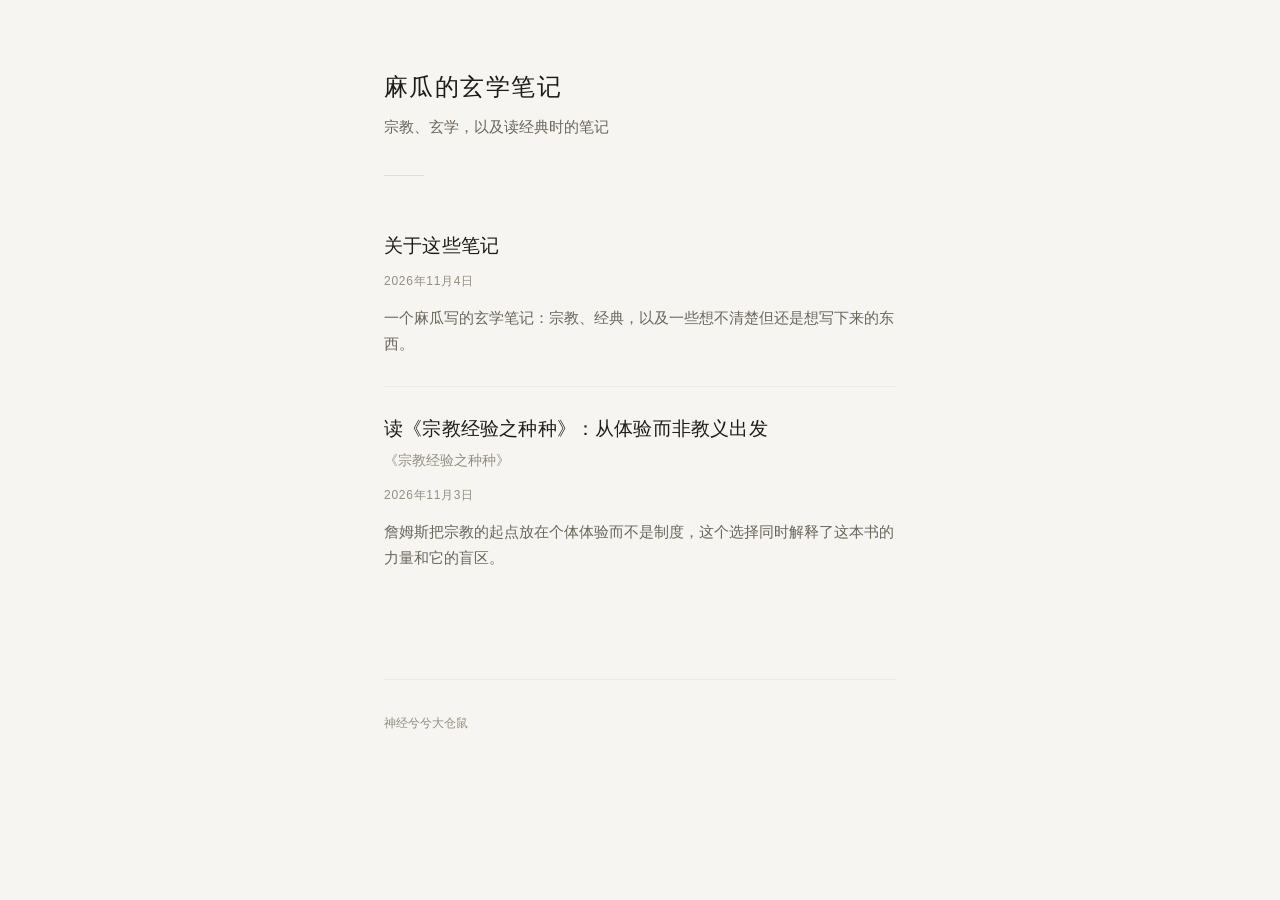
<file: blog/index.html>
<!DOCTYPE html>
<html lang="zh-CN">
<head>
<meta charset="utf-8">
<meta name="viewport" content="width=device-width, initial-scale=1">
<meta name="robots" content="noindex, nofollow, noarchive, nosnippet, noimageindex">
<meta name="referrer" content="no-referrer">
<title>麻瓜的玄学笔记</title>
<link rel="stylesheet" href="/blog/assets/blog.css">

</head>
<body class="">
<div class="wrap">
<header class="site-head">
  
  <h1 class="site-title"><a href="/blog/">麻瓜的玄学笔记</a></h1>
  <p class="site-sub">宗教、玄学，以及读经典时的笔记</p>
</header>
<main>
  
  <ul class="post-list">
    <li class="post-item">
      <a class="post-link" href="/blog/posts/0001-about-these-notes.html">
        <span class="post-item-title">关于这些笔记</span>
        
      </a>
      <time datetime="2026-11-04">2026年11月4日</time>
      <p class="post-item-excerpt">一个麻瓜写的玄学笔记：宗教、经典，以及一些想不清楚但还是想写下来的东西。</p>
    </li>
    <li class="post-item">
      <a class="post-link" href="/blog/posts/0002-varieties-of-religious-experience.html">
        <span class="post-item-title">读《宗教经验之种种》：从体验而非教义出发</span>
        <span class="post-item-book">《宗教经验之种种》</span>
      </a>
      <time datetime="2026-11-03">2026年11月3日</time>
      <p class="post-item-excerpt">詹姆斯把宗教的起点放在个体体验而不是制度，这个选择同时解释了这本书的力量和它的盲区。</p>
    </li></ul>
  
</main>
<footer class="site-foot"><p>神经兮兮大仓鼠</p></footer>
</div>

<script src="/blog/assets/blog.js" defer></script>
</body>
</html>
</file>
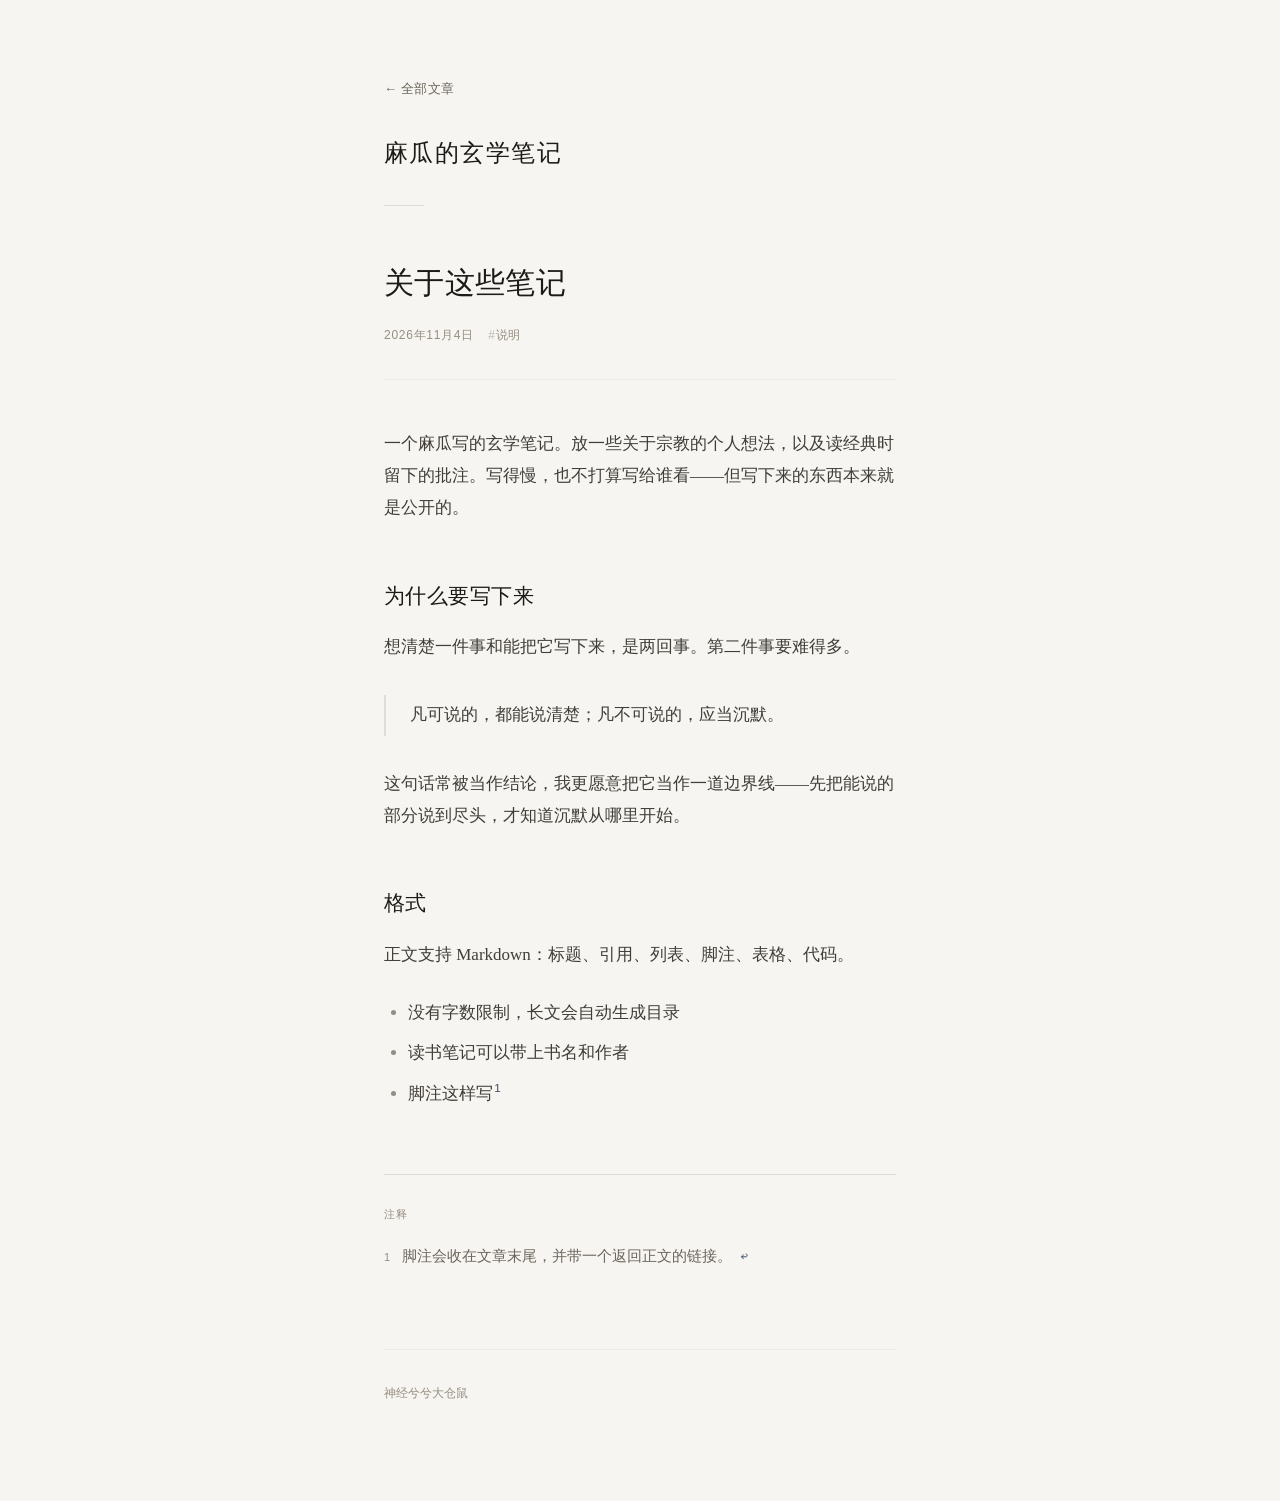
<file: blog/posts/0001-about-these-notes.html>
<!DOCTYPE html>
<html lang="zh-CN">
<head>
<meta charset="utf-8">
<meta name="viewport" content="width=device-width, initial-scale=1">
<meta name="robots" content="noindex, nofollow, noarchive, nosnippet, noimageindex">
<meta name="referrer" content="no-referrer">
<title>关于这些笔记 · 麻瓜的玄学笔记</title>
<link rel="stylesheet" href="/blog/assets/blog.css">

</head>
<body class="">
<div class="wrap"><header class="site-head">
  <a class="back" href="/blog/">← 全部文章</a>
  <h1 class="site-title"><a href="/blog/">麻瓜的玄学笔记</a></h1>
  
</header><main><article class="post">
  <h1 class="post-title">关于这些笔记</h1>
  <div class="post-meta"><time datetime="2026-11-04">2026年11月4日</time><span class="tags"><span class="tag">说明</span></span></div>
  
  
  <div class="prose protected"><p>一个麻瓜写的玄学笔记。放一些关于宗教的个人想法，以及读经典时留下的批注。写得慢，也不打算写给谁看——但写下来的东西本来就是公开的。</p>
<h2 id="sec-1"><a class="anchor" href="#sec-1" aria-hidden="true" tabindex="-1">#</a>为什么要写下来</h2>
<p>想清楚一件事和能把它写下来，是两回事。第二件事要难得多。</p>
<blockquote>
<p>凡可说的，都能说清楚；凡不可说的，应当沉默。</p>
</blockquote>
<p>这句话常被当作结论，我更愿意把它当作一道边界线——先把能说的部分说到尽头，才知道沉默从哪里开始。</p>
<h2 id="sec-2"><a class="anchor" href="#sec-2" aria-hidden="true" tabindex="-1">#</a>格式</h2>
<p>正文支持 Markdown：标题、引用、列表、脚注、表格、代码。</p>
<ul>
<li>没有字数限制，长文会自动生成目录</li>
<li>读书笔记可以带上书名和作者</li>
<li>脚注这样写<sup class="fn-ref" id="fnref-1"><a href="#fn-1">1</a></sup></li>
</ul>
<section class="footnotes" aria-labelledby="fn-h"><h2 id="fn-h">注释</h2><ol><li id="fn-1"><span class="fn-num">1</span><div class="fn-body">脚注会收在文章末尾，并带一个返回正文的链接。 <a class="fn-back" href="#fnref-1" aria-label="返回正文">↩</a></div></li></ol></section></div>
</article></main><footer class="site-foot"><p>神经兮兮大仓鼠</p></footer></div>
<script src="/blog/assets/blog.js" defer></script>
</body>
</html>
</file>
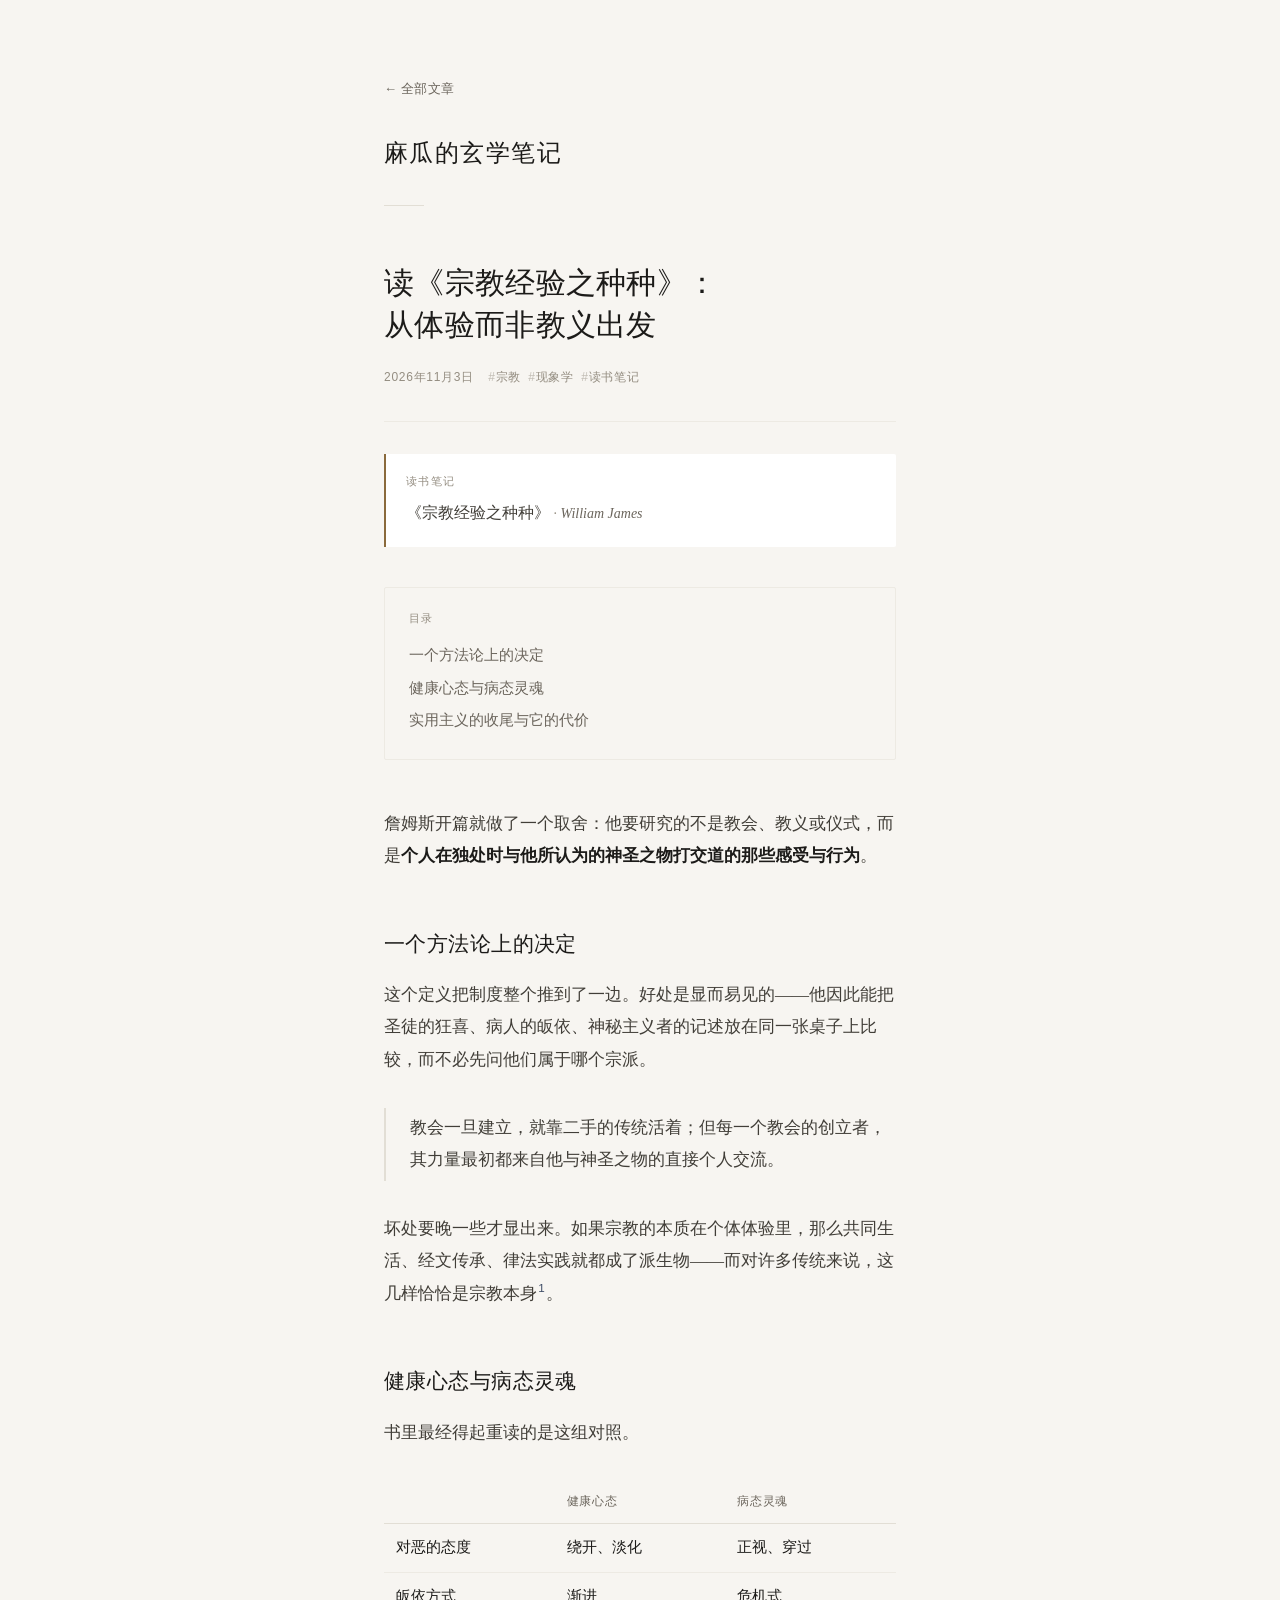
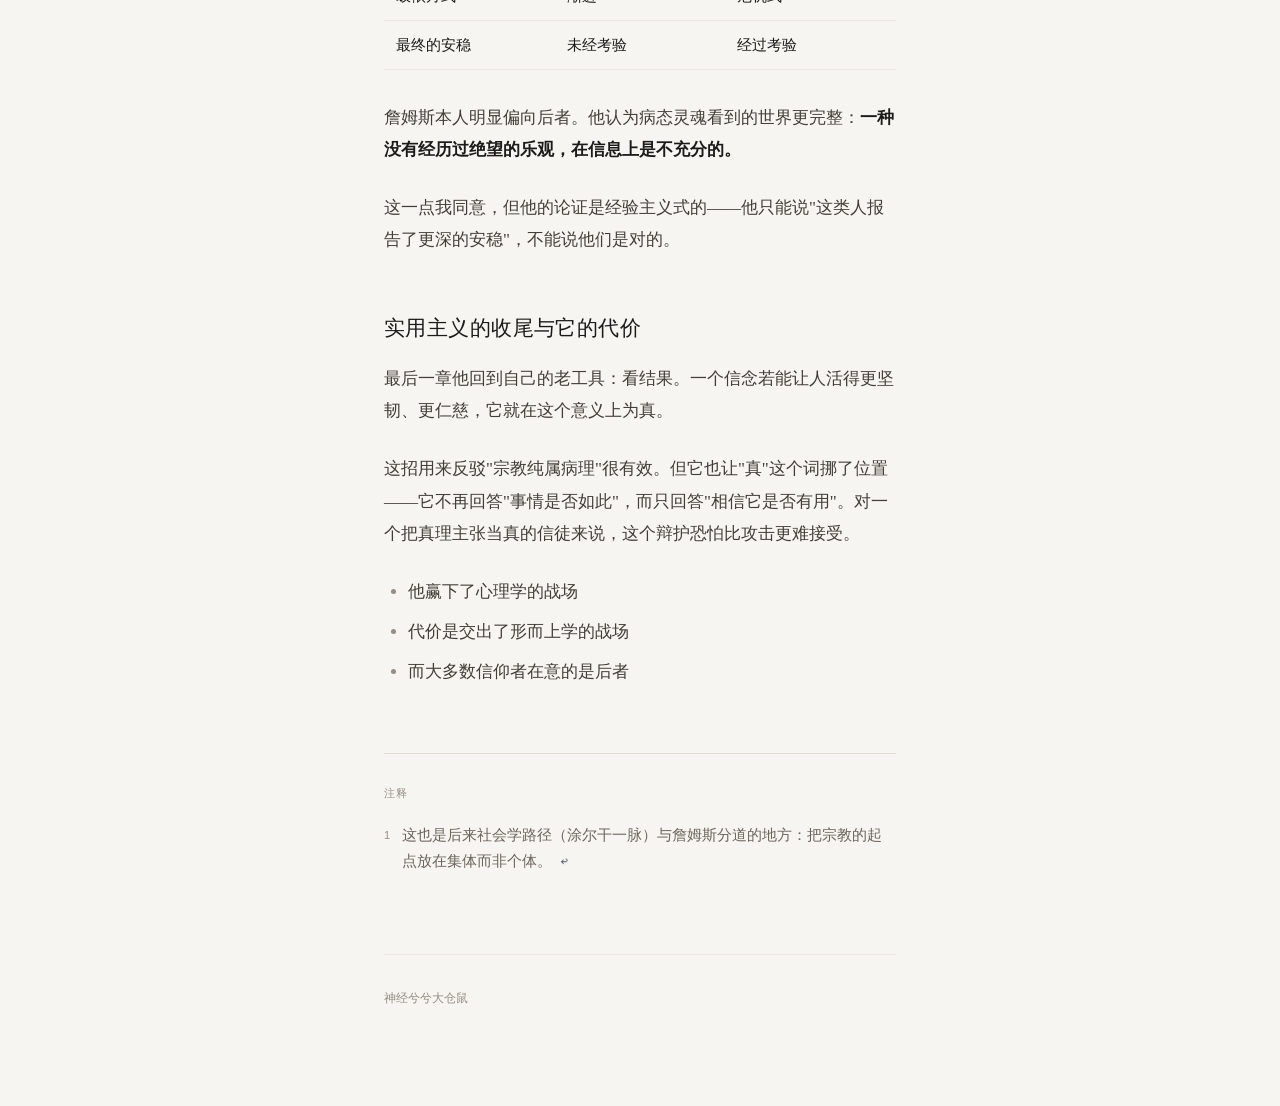
<file: blog/posts/0002-varieties-of-religious-experience.html>
<!DOCTYPE html>
<html lang="zh-CN">
<head>
<meta charset="utf-8">
<meta name="viewport" content="width=device-width, initial-scale=1">
<meta name="robots" content="noindex, nofollow, noarchive, nosnippet, noimageindex">
<meta name="referrer" content="no-referrer">
<title>读《宗教经验之种种》：从体验而非教义出发 · 麻瓜的玄学笔记</title>
<link rel="stylesheet" href="/blog/assets/blog.css">

</head>
<body class="">
<div class="wrap"><header class="site-head">
  <a class="back" href="/blog/">← 全部文章</a>
  <h1 class="site-title"><a href="/blog/">麻瓜的玄学笔记</a></h1>
  
</header><main><article class="post">
  <h1 class="post-title">读《宗教经验之种种》：从体验而非教义出发</h1>
  <div class="post-meta"><time datetime="2026-11-03">2026年11月3日</time><span class="tags"><span class="tag">宗教</span><span class="tag">现象学</span><span class="tag">读书笔记</span></span></div>
  <div class="citation"><span class="cite-label">读书笔记</span><span class="cite-book">《宗教经验之种种》</span><span class="cite-author">William James</span></div>
  <nav class="toc" aria-label="目录"><div class="toc-h">目录</div><ol><li class="toc-l2"><a href="#sec-1">一个方法论上的决定</a></li><li class="toc-l2"><a href="#sec-2">健康心态与病态灵魂</a></li><li class="toc-l2"><a href="#sec-3">实用主义的收尾与它的代价</a></li></ol></nav>
  <div class="prose protected"><p>詹姆斯开篇就做了一个取舍：他要研究的不是教会、教义或仪式，而是<strong>个人在独处时与他所认为的神圣之物打交道的那些感受与行为</strong>。</p>
<h2 id="sec-1"><a class="anchor" href="#sec-1" aria-hidden="true" tabindex="-1">#</a>一个方法论上的决定</h2>
<p>这个定义把制度整个推到了一边。好处是显而易见的——他因此能把圣徒的狂喜、病人的皈依、神秘主义者的记述放在同一张桌子上比较，而不必先问他们属于哪个宗派。</p>
<blockquote>
<p>教会一旦建立，就靠二手的传统活着；但每一个教会的创立者，其力量最初都来自他与神圣之物的直接个人交流。</p>
</blockquote>
<p>坏处要晚一些才显出来。如果宗教的本质在个体体验里，那么共同生活、经文传承、律法实践就都成了派生物——而对许多传统来说，这几样恰恰是宗教本身<sup class="fn-ref" id="fnref-inst"><a href="#fn-inst">1</a></sup>。</p>
<h2 id="sec-2"><a class="anchor" href="#sec-2" aria-hidden="true" tabindex="-1">#</a>健康心态与病态灵魂</h2>
<p>书里最经得起重读的是这组对照。</p>
<table>
<thead>
<tr>
<th></th>
<th>健康心态</th>
<th>病态灵魂</th>
</tr>
</thead>
<tbody><tr>
<td>对恶的态度</td>
<td>绕开、淡化</td>
<td>正视、穿过</td>
</tr>
<tr>
<td>皈依方式</td>
<td>渐进</td>
<td>危机式</td>
</tr>
<tr>
<td>最终的安稳</td>
<td>未经考验</td>
<td>经过考验</td>
</tr>
</tbody></table>
<p>詹姆斯本人明显偏向后者。他认为病态灵魂看到的世界更完整：<strong>一种没有经历过绝望的乐观，在信息上是不充分的。</strong></p>
<p>这一点我同意，但他的论证是经验主义式的——他只能说&quot;这类人报告了更深的安稳&quot;，不能说他们是对的。</p>
<h2 id="sec-3"><a class="anchor" href="#sec-3" aria-hidden="true" tabindex="-1">#</a>实用主义的收尾与它的代价</h2>
<p>最后一章他回到自己的老工具：看结果。一个信念若能让人活得更坚韧、更仁慈，它就在这个意义上为真。</p>
<p>这招用来反驳&quot;宗教纯属病理&quot;很有效。但它也让&quot;真&quot;这个词挪了位置——它不再回答&quot;事情是否如此&quot;，而只回答&quot;相信它是否有用&quot;。对一个把真理主张当真的信徒来说，这个辩护恐怕比攻击更难接受。</p>
<ul>
<li>他赢下了心理学的战场</li>
<li>代价是交出了形而上学的战场</li>
<li>而大多数信仰者在意的是后者</li>
</ul>
<section class="footnotes" aria-labelledby="fn-h"><h2 id="fn-h">注释</h2><ol><li id="fn-inst"><span class="fn-num">1</span><div class="fn-body">这也是后来社会学路径（涂尔干一脉）与詹姆斯分道的地方：把宗教的起点放在集体而非个体。 <a class="fn-back" href="#fnref-inst" aria-label="返回正文">↩</a></div></li></ol></section></div>
</article></main><footer class="site-foot"><p>神经兮兮大仓鼠</p></footer></div>
<script src="/blog/assets/blog.js" defer></script>
</body>
</html>
</file>
<file: blog/assets/blog.css>
/* blog.css — generated into /blog/assets/. Edit tools/templates/blog.css. */

:root {
  --bg:        #F7F5F1;
  --surface:   #FFFFFF;
  --ink:       #1C1B19;
  --ink-soft:  #413E38;
  --muted:     #6B655C;
  --faint:     #948D81;
  --rule:      #E2DED5;
  --rule-soft: #EDEAE3;
  --accent:    #3E4C66;
  --accent-dim:#6E7C94;
  --lock:      #8A6A3C;

  --font-serif: "Iowan Old Style", "Palatino Linotype", Palatino, "Book Antiqua",
                Georgia, "Songti SC", "Source Han Serif SC", "Noto Serif CJK SC",
                "SimSun", serif;
  --font-sans:  ui-sans-serif, -apple-system, "Helvetica Neue", "PingFang SC",
                "Hiragino Sans GB", "Microsoft YaHei", sans-serif;

  --measure: 34rem;
  --leading: 1.9;
}

@media (prefers-color-scheme: dark) {
  :root:not([data-theme="light"]) {
    --bg:        #14151A;
    --surface:   #1B1D23;
    --ink:       #E4E1DA;
    --ink-soft:  #CFCBC3;
    --muted:     #9A9489;
    --faint:     #736D64;
    --rule:      #2C2F37;
    --rule-soft: #22252B;
    --accent:    #9DB0D0;
    --accent-dim:#7C8CA8;
    --lock:      #C7A472;
  }
}

:root[data-theme="dark"] {
  --bg:        #14151A;
  --surface:   #1B1D23;
  --ink:       #E4E1DA;
  --ink-soft:  #CFCBC3;
  --muted:     #9A9489;
  --faint:     #736D64;
  --rule:      #2C2F37;
  --rule-soft: #22252B;
  --accent:    #9DB0D0;
  --accent-dim:#7C8CA8;
  --lock:      #C7A472;
}

*, *::before, *::after { box-sizing: border-box; }

html { -webkit-text-size-adjust: 100%; }

body {
  margin: 0;
  background: var(--bg);
  color: var(--ink);
  font-family: var(--font-serif);
  font-size: 1.0625rem;
  line-height: var(--leading);
  -webkit-font-smoothing: antialiased;
  text-rendering: optimizeLegibility;
}

/* Copy deterrence. Inputs stay selectable so a password manager can paste. */
body {
  -webkit-user-select: none;
  user-select: none;
  -webkit-touch-callout: none;
}
input, textarea, .unlock, .unlock * {
  -webkit-user-select: text;
  user-select: text;
}

img { max-width: 100%; height: auto; }

a { color: var(--accent); text-decoration-thickness: 1px; text-underline-offset: 2px; }
a:hover { color: var(--ink); }

.wrap {
  max-width: var(--measure);
  margin: 0 auto;
  padding: 4.5rem 16px 6rem;
}

/* ----------------------------------------------------------------- masthead */

.site-head { margin-bottom: 3.5rem; }

.back {
  display: inline-block;
  font-family: var(--font-sans);
  font-size: 0.8125rem;
  letter-spacing: 0.02em;
  color: var(--muted);
  text-decoration: none;
  margin-bottom: 2.25rem;
}
.back:hover { color: var(--accent); }

.site-title {
  font-size: 1.5rem;
  font-weight: 500;
  letter-spacing: 0.06em;
  margin: 0;
  line-height: 1.3;
}
.site-title a { color: var(--ink); text-decoration: none; }

.site-sub {
  margin: 0.75rem 0 0;
  color: var(--muted);
  font-size: 0.9375rem;
  line-height: 1.6;
}

.site-head::after {
  content: "";
  display: block;
  width: 2.5rem;
  height: 1px;
  background: var(--rule);
  margin-top: 2.25rem;
}

/* --------------------------------------------------------------- post lists */

.post-list { list-style: none; margin: 0; padding: 0; }

.empty-note { color: var(--faint); font-size: 0.9375rem; line-height: 1.8; margin: 0; }

.post-item { padding: 1.75rem 0; border-bottom: 1px solid var(--rule-soft); }
.post-item:first-child { padding-top: 0; }
.post-item:last-child { border-bottom: 0; }

.post-link { display: block; text-decoration: none; }

.post-item-title {
  display: block;
  color: var(--ink);
  font-size: 1.1875rem;
  line-height: 1.5;
  letter-spacing: 0.01em;
}
.post-link:hover .post-item-title { color: var(--accent); }

.post-item-book {
  display: block;
  margin-top: 0.3rem;
  color: var(--faint);
  font-size: 0.875rem;
}

.post-item time {
  display: block;
  margin-top: 0.6rem;
  font-family: var(--font-sans);
  font-size: 0.75rem;
  letter-spacing: 0.06em;
  color: var(--faint);
}

.post-item-excerpt {
  margin: 0.75rem 0 0;
  color: var(--muted);
  font-size: 0.9375rem;
  line-height: 1.75;
}

/* ------------------------------------------------------------ locked blocks */

.locked-section { margin-top: 2.5rem; }

.locked-head {
  display: flex;
  align-items: baseline;
  justify-content: space-between;
  gap: 1rem;
  border-top: 1px solid var(--rule);
  padding-top: 2rem;
}
.locked-head h2 {
  margin: 0;
  font-size: 1rem;
  font-weight: 500;
  letter-spacing: 0.08em;
  color: var(--ink-soft);
}
.locked-count {
  font-family: var(--font-sans);
  font-size: 0.75rem;
  letter-spacing: 0.06em;
  color: var(--faint);
}

.unlock {
  margin: 1.75rem 0 0;
  padding: 1.75rem;
  background: var(--surface);
  border: 1px solid var(--rule);
  border-radius: 3px;
}

.lock-icon { color: var(--lock); line-height: 0; margin-bottom: 1rem; }

.unlock-label {
  display: block;
  font-family: var(--font-sans);
  font-size: 0.8125rem;
  letter-spacing: 0.04em;
  color: var(--muted);
  margin-bottom: 0.75rem;
}

.unlock-row { display: flex; gap: 0.5rem; flex-wrap: wrap; }

.unlock-input {
  flex: 1 1 11rem;
  min-width: 0;
  padding: 0.6rem 0.75rem;
  font-family: var(--font-sans);
  font-size: 0.9375rem;
  color: var(--ink);
  background: var(--bg);
  border: 1px solid var(--rule);
  border-radius: 2px;
}
.unlock-input:focus-visible { outline: 2px solid var(--accent-dim); outline-offset: 1px; }

.unlock-btn {
  padding: 0.6rem 1.25rem;
  font-family: var(--font-sans);
  font-size: 0.875rem;
  letter-spacing: 0.04em;
  color: var(--bg);
  background: var(--accent);
  border: 1px solid var(--accent);
  border-radius: 2px;
  cursor: pointer;
}
.unlock-btn:hover { background: var(--ink); border-color: var(--ink); }
.unlock-btn[disabled] { opacity: 0.55; cursor: default; }

.unlock-remember {
  display: flex;
  align-items: center;
  gap: 0.45rem;
  margin-top: 1rem;
  font-family: var(--font-sans);
  font-size: 0.75rem;
  color: var(--faint);
}
.unlock-remember input { margin: 0; accent-color: var(--accent); }

.unlock-msg {
  margin: 0.85rem 0 0;
  min-height: 1.2em;
  font-family: var(--font-sans);
  font-size: 0.8125rem;
  color: var(--muted);
}
.unlock-msg[data-state="error"] { color: #B4553F; }
@media (prefers-color-scheme: dark) {
  :root:not([data-theme="light"]) .unlock-msg[data-state="error"] { color: #E08C73; }
}

.locked-pane .post-title.muted { color: var(--faint); font-style: italic; }
.locked-note {
  color: var(--muted);
  font-size: 0.9375rem;
  line-height: 1.75;
  margin: 0.75rem 0 0;
}

/* --------------------------------------------------------------------- post */

.post-title {
  font-size: 1.875rem;
  font-weight: 500;
  line-height: 1.4;
  letter-spacing: 0.01em;
  margin: 0 0 1.25rem;
  text-wrap: balance;
}

.post-meta {
  display: flex;
  align-items: center;
  gap: 0.9rem;
  flex-wrap: wrap;
  font-family: var(--font-sans);
  font-size: 0.75rem;
  letter-spacing: 0.06em;
  color: var(--faint);
  padding-bottom: 2rem;
  border-bottom: 1px solid var(--rule-soft);
}
.tags { display: flex; gap: 0.45rem; flex-wrap: wrap; }
.tag::before { content: "#"; opacity: 0.55; }

.citation {
  margin: 2rem 0 0;
  padding: 1.1rem 1.25rem;
  background: var(--surface);
  border-left: 2px solid var(--lock);
  border-radius: 0 2px 2px 0;
}
.cite-label {
  display: block;
  font-family: var(--font-sans);
  font-size: 0.6875rem;
  letter-spacing: 0.12em;
  text-transform: uppercase;
  color: var(--faint);
  margin-bottom: 0.3rem;
}
.cite-book { color: var(--ink-soft); font-size: 1rem; }
.cite-author { color: var(--muted); font-size: 0.875rem; font-style: italic; }
.cite-author::before { content: " · "; color: var(--faint); font-style: normal; }

/* ---------------------------------------------------------------------- toc */

.toc {
  margin: 2.5rem 0 0;
  padding: 1.25rem 1.5rem;
  border: 1px solid var(--rule-soft);
  border-radius: 2px;
}
.toc-h {
  font-family: var(--font-sans);
  font-size: 0.6875rem;
  letter-spacing: 0.12em;
  text-transform: uppercase;
  color: var(--faint);
  margin-bottom: 0.75rem;
}
.toc ol { list-style: none; margin: 0; padding: 0; }
.toc li { line-height: 1.6; margin: 0.35rem 0; }
.toc-l3 { padding-left: 1.1rem; }
.toc a {
  color: var(--muted);
  font-size: 0.9375rem;
  text-decoration: none;
}
.toc a:hover { color: var(--accent); text-decoration: underline; }

/* -------------------------------------------------------------------- prose */

.prose { margin-top: 3rem; }

.prose > *:first-child { margin-top: 0; }

.prose p { margin: 0 0 1.6rem; color: var(--ink-soft); }

.prose h2, .prose h3 {
  position: relative;
  font-weight: 500;
  letter-spacing: 0.02em;
  color: var(--ink);
  line-height: 1.45;
}
.prose h2 { font-size: 1.3125rem; margin: 3.5rem 0 1.25rem; }
.prose h3 { font-size: 1.0625rem; margin: 2.5rem 0 1rem; color: var(--ink-soft); }

.anchor {
  position: absolute;
  left: -1.4rem;
  color: var(--rule);
  text-decoration: none;
  opacity: 0;
  transition: opacity 0.15s;
}
h2:hover .anchor, h3:hover .anchor { opacity: 1; }
@media (max-width: 42rem) { .anchor { display: none; } }

.prose blockquote {
  margin: 2rem 0;
  padding: 0.25rem 0 0.25rem 1.5rem;
  border-left: 2px solid var(--rule);
  color: var(--muted);
}
.prose blockquote p { margin-bottom: 0.9rem; }
.prose blockquote p:last-child { margin-bottom: 0; }

.prose ul, .prose ol { margin: 0 0 1.6rem; padding-left: 1.5rem; color: var(--ink-soft); }
.prose li { margin: 0.5rem 0; }
.prose li::marker { color: var(--faint); }

.prose hr {
  border: 0;
  height: 1px;
  background: var(--rule);
  margin: 3.5rem auto;
  width: 4rem;
}

.prose strong { font-weight: 600; color: var(--ink); }
.prose em { font-style: italic; }

.prose code {
  font-family: ui-monospace, "SF Mono", Menlo, monospace;
  font-size: 0.875em;
  background: var(--rule-soft);
  padding: 0.1em 0.35em;
  border-radius: 2px;
}
.prose pre {
  background: var(--surface);
  border: 1px solid var(--rule);
  border-radius: 2px;
  padding: 1rem 1.1rem;
  overflow-x: auto;
  margin: 2rem 0;
}
.prose pre code { background: none; padding: 0; font-size: 0.8125rem; line-height: 1.7; }

.prose table {
  width: 100%;
  border-collapse: collapse;
  margin: 2rem 0;
  font-size: 0.9375rem;
}
.prose th, .prose td {
  text-align: left;
  padding: 0.6rem 0.75rem;
  border-bottom: 1px solid var(--rule-soft);
}
.prose th {
  font-family: var(--font-sans);
  font-size: 0.75rem;
  letter-spacing: 0.06em;
  color: var(--muted);
  font-weight: 500;
  border-bottom-color: var(--rule);
}

.prose figure { margin: 2.5rem 0; }
.prose figcaption {
  margin-top: 0.6rem;
  color: var(--faint);
  font-size: 0.8125rem;
  line-height: 1.6;
}

/* ---------------------------------------------------------------- footnotes */

.fn-ref { font-family: var(--font-sans); font-size: 0.6875em; }
.fn-ref a { text-decoration: none; padding: 0 0.1em; }

.footnotes {
  margin-top: 4rem;
  padding-top: 2rem;
  border-top: 1px solid var(--rule);
}
.footnotes h2 {
  font-family: var(--font-sans);
  font-size: 0.6875rem;
  letter-spacing: 0.12em;
  text-transform: uppercase;
  color: var(--faint);
  font-weight: 500;
  margin: 0 0 1.25rem;
}
.footnotes ol { list-style: none; margin: 0; padding: 0; }
.footnotes li { display: flex; gap: 0.75rem; margin: 0.9rem 0; }
.fn-num {
  flex: 0 0 auto;
  font-family: var(--font-sans);
  font-size: 0.6875rem;
  color: var(--faint);
  padding-top: 0.35em;
}
.fn-body { color: var(--muted); font-size: 0.9375rem; line-height: 1.75; }
.fn-back { text-decoration: none; margin-left: 0.25rem; }

/* ------------------------------------------------------------------- footer */

.site-foot {
  margin-top: 5rem;
  padding-top: 2rem;
  border-top: 1px solid var(--rule-soft);
  font-family: var(--font-sans);
  font-size: 0.75rem;
  color: var(--faint);
}
.site-foot p { margin: 0; }

/* -------------------------------------------------------------------- print */

@media print {
  .wrap { display: none !important; }
  body::after {
    content: "This page is not available for printing.";
    display: block;
    font-family: sans-serif;
    padding: 2rem;
  }
}

@media (max-width: 36rem) {
  .wrap { padding: 2.75rem 16px 4rem; }
  .post-title { font-size: 1.5rem; }
  .prose h2 { font-size: 1.1875rem; }
}

@media (prefers-reduced-motion: reduce) {
  * { transition: none !important; animation: none !important; }
}
</file>
